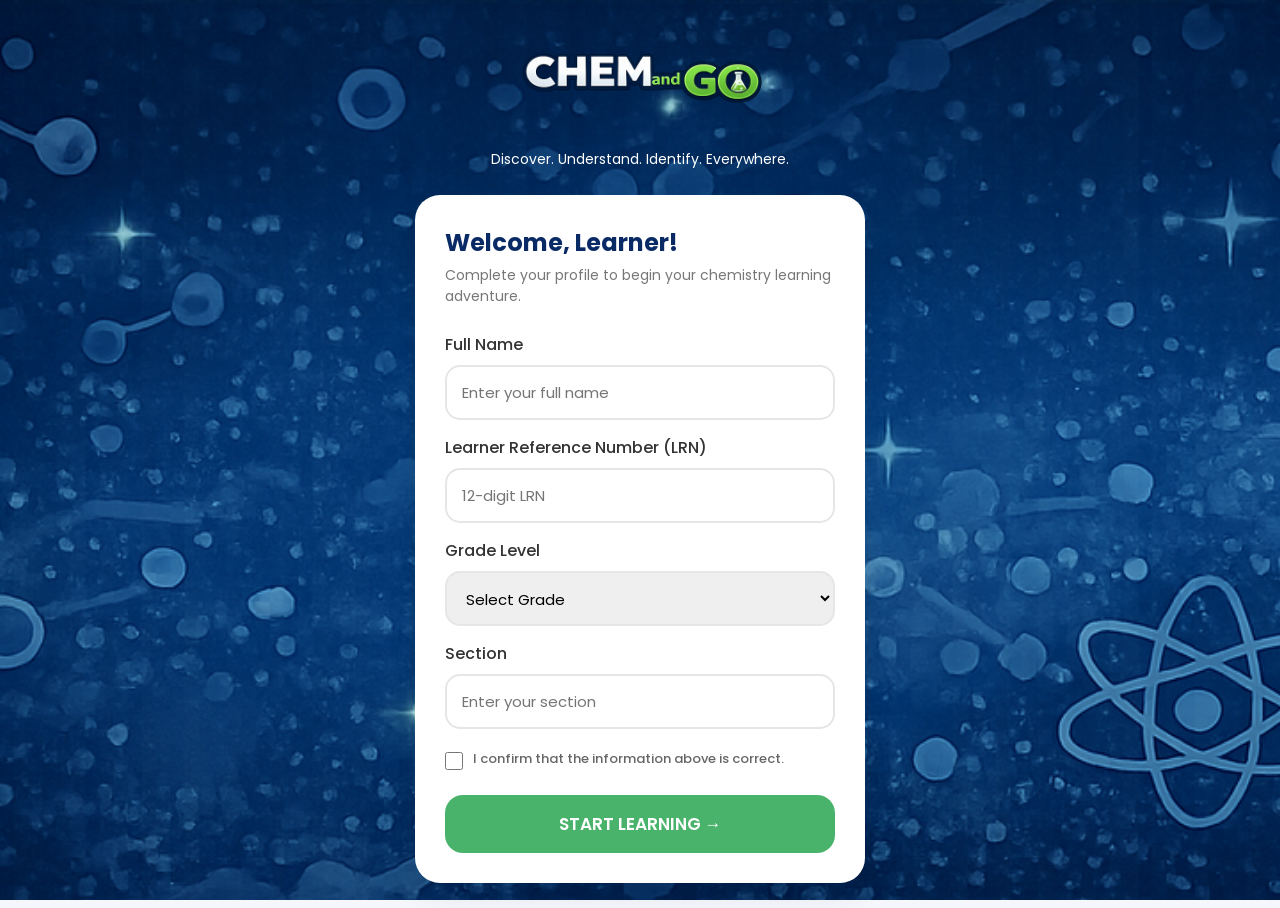
<file: index.html>
<!DOCTYPE html>
<html lang="en">
<head>
    <meta charset="UTF-8">
    <meta name="viewport" content="width=device-width, initial-scale=1.0">
    <title>CHEM & GO</title>

    <link rel="stylesheet" href="css/login.css">

    <link rel="stylesheet" href="css/fonts.css">

    <style>
        body {
            background-image: url('missions/chemistry-bg.png');
            background-size: cover;
            background-position: center;
            background-attachment: fixed;
            background-color: #f5f7fc; /* Fallback color */
        }
        .logo {
            width: 80%; /* Use a percentage for responsiveness */
            max-width: 380px; /* Set a maximum size for larger screens */
            height: auto; /* Maintain aspect ratio */
            display: block; /* Allow for margin auto to work for centering */
            margin: 0 auto; /* Center the logo within its container */
        }
        .header p {
            color: white;
            text-align: center;
            margin-top: 10px;
        }
    </style>
    <link rel="icon" type="image/x-icon" href="favicon.ico">
</head>
<body>

<div class="container">

    <div class="header">

        <img src="assets/logo.png" class="logo">

        <p>Discover. Understand. Identify. Everywhere.</p>

    </div>

    <div class="card">

        <h2>Welcome, Learner!</h2>

        <p class="subtitle">
            Complete your profile to begin your chemistry learning adventure.
        </p>

        <form id="registerForm">

            <label>Full Name</label>

            <input
                type="text"
                id="name"
                placeholder="Enter your full name"
                required>

            <label>Learner Reference Number (LRN)</label>

            <input
                type="text"
                id="lrn"
                maxlength="12"
                placeholder="12-digit LRN"
                required>

            <label>Grade Level</label>

            <select id="grade">

                <option value="">Select Grade</option>

                <option>Grade 11</option>

                <option>Grade 12</option>

            </select>

            <label>Section</label>

            <input
                type="text"
                id="section"
                placeholder="Enter your section"
                required>

            <div class="checkbox">

                <input type="checkbox" id="agree">

                <label for="agree">
                    I confirm that the information above is correct.
                </label>

            </div>

            <button type="submit">

                START LEARNING →

            </button>

        </form>

    </div>

</div>

<script src="js/login.js"></script>

</body>
</html>
</file>
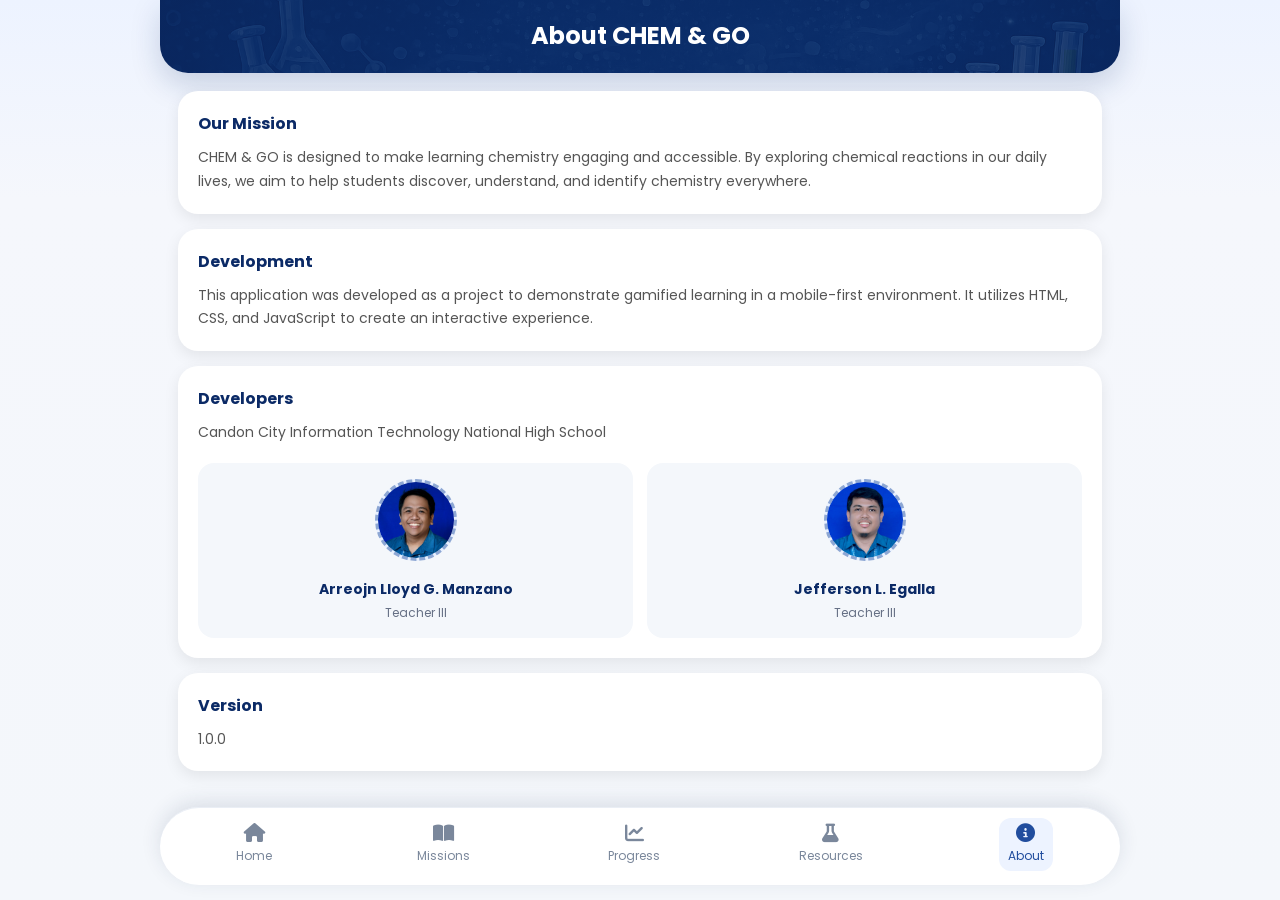
<file: about.html>
<!DOCTYPE html>
<html lang="en">

<head>
    <meta charset="UTF-8">
    <meta name="viewport" content="width=device-width, initial-scale=1.0">
    <title>About | CHEM & GO</title>
    <link rel="stylesheet" href="css/home.css">
    <link rel="stylesheet" href="css/fonts.css">
    <link rel="stylesheet" href="css/fontawesome.min.css">
    <style>
        .about-header {
            background:
                linear-gradient(rgba(11, 42, 102, .86), rgba(11, 42, 102, .86)),
                url("missions/chemistry-bg.png") center / cover;
        }
        .about-card {
            background: white;
            border-radius: 20px;
            padding: 20px;
            margin-bottom: 15px;
            box-shadow: 0 5px 15px rgba(0,0,0,.08);
        }
        .about-card h4 {
            margin-bottom: 10px;
            color: #0B2A66;
        }
        .about-card p {
            font-size: 14px;
            line-height: 1.7;
            color: #555;
        }
        .developers-card > p {
            margin-bottom: 18px;
        }
        .developer-list {
            display: grid;
            grid-template-columns: repeat(2, minmax(0, 1fr));
            gap: 14px;
        }
        .developer-profile {
            padding: 16px 10px;
            border-radius: 16px;
            background: #f4f7fb;
            text-align: center;
        }
        .developer-photo-placeholder {
            width: 82px;
            height: 82px;
            margin: 0 auto 12px;
            border: 3px dashed #8da7d4;
            border-radius: 50%;
            background: #e8f0ff;
            object-fit: cover;
        }
        .developer-profile h5 {
            margin-bottom: 4px;
            color: #0B2A66;
            font-size: 14px;
            line-height: 1.4;
        }
        .developer-profile p {
            color: #667085;
            font-size: 12px;
            line-height: 1.5;
        }
        @media (max-width: 340px) {
            .developer-list {
                grid-template-columns: 1fr;
            }
        }
    </style>
    <link rel="icon" type="image/x-icon" href="favicon.ico">
</head>

<body>

    <header class="header about-header" style="padding-bottom: 20px; text-align: center;">
        <h1 style="color: white; font-size: 24px;">About CHEM & GO</h1>
    </header>

    <main class="section" style="padding-bottom: 80px;">
        <div class="about-card">
            <h4>Our Mission</h4>
            <p>CHEM & GO is designed to make learning chemistry engaging and accessible. By exploring chemical reactions in our daily lives, we aim to help students discover, understand, and identify chemistry everywhere.</p>
        </div>
        <div class="about-card">
            <h4>Development</h4>
            <p>This application was developed as a project to demonstrate gamified learning in a mobile-first environment. It utilizes HTML, CSS, and JavaScript to create an interactive experience.</p>
        </div>
        <div class="about-card developers-card">
            <h4>Developers</h4>
            <p>Candon City Information Technology National High School</p>
            <div class="developer-list">
                <article class="developer-profile">
                    <!-- Replace this src URL with Arreojn Lloyd G. Manzano's photo link. -->
                    <img class="developer-photo-placeholder" src="assets/manzano.jpg" alt="Photo of Arreojn Lloyd G. Manzano">
                    <h5>Arreojn Lloyd G. Manzano</h5>
                    <p>Teacher III</p>
                </article>
                <article class="developer-profile">
                    <!-- Replace this src URL with Jefferson L. Egalla's photo link. -->
                    <img class="developer-photo-placeholder" src="assets/egalla.jpg" alt="Photo of Jefferson L. Egalla">
                    <h5>Jefferson L. Egalla</h5>
                    <p>Teacher III</p>
                </article>
            </div>
        </div>
        <div class="about-card">
            <h4>Version</h4>
            <p>1.0.0</p>
        </div>
    </main>

    <!-- ================= BOTTOM NAVIGATION ================= -->

    <nav class="bottom-nav">

        <div class="nav-item" data-page="home">
            <i class="fa-solid fa-house"></i>
            Home
        </div>

        <div class="nav-item" data-page="missions">
            <i class="fa-solid fa-book-open"></i>
            Missions
        </div>

        <div class="nav-item" data-page="progress">
            <i class="fa-solid fa-chart-line"></i>
            Progress
        </div>

        <div class="nav-item" data-page="resources">
            <i class="fa-solid fa-flask"></i>
            Resources
        </div>

        <div class="nav-item active" data-page="about">
            <i class="fa-solid fa-circle-info"></i>
            About
        </div>

    </nav>

    <script src="js/navigation.js"></script>

</body>

</html>
</file>
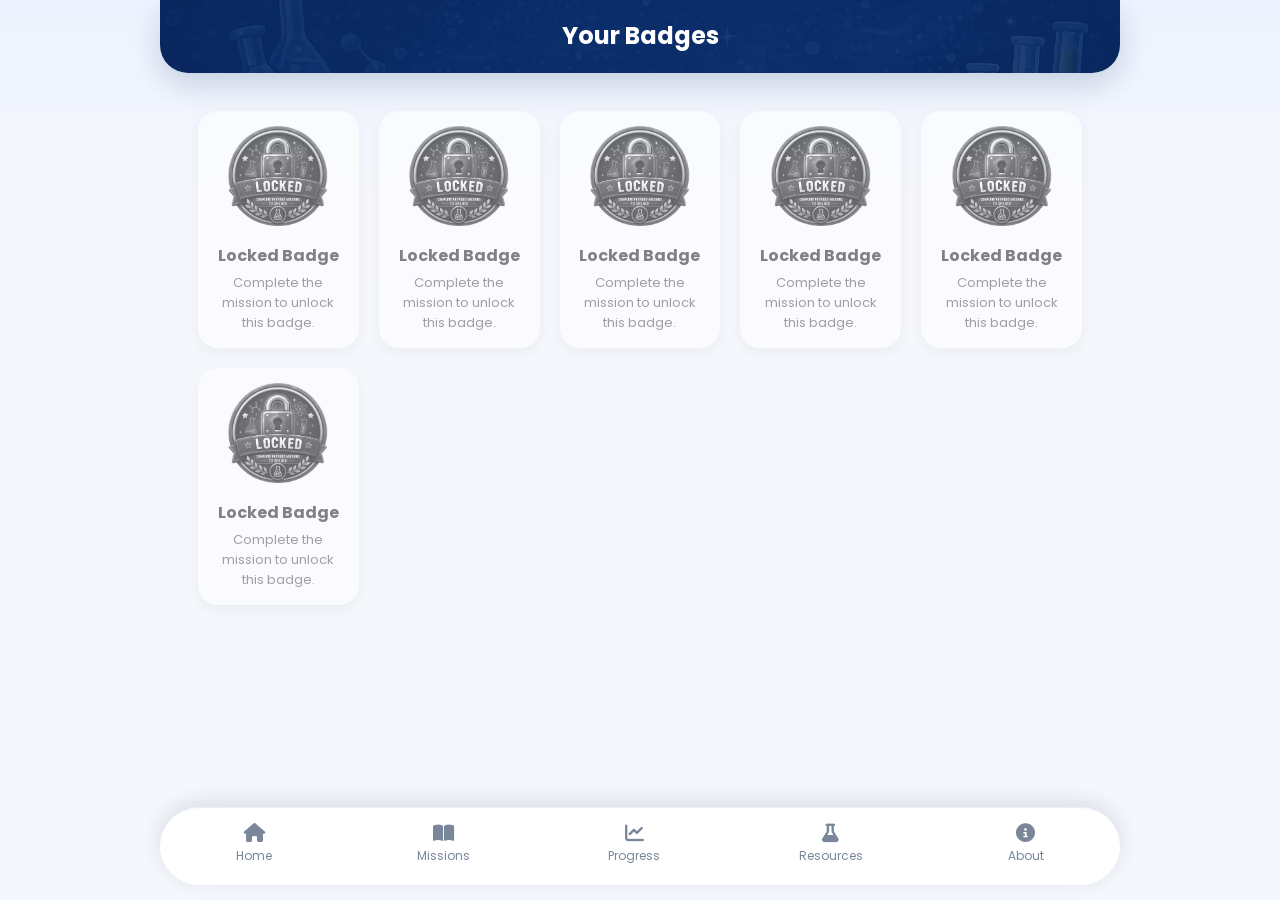
<file: badges.html>
<!DOCTYPE html>
<html lang="en">

<head>
    <meta charset="UTF-8">
    <meta name="viewport" content="width=device-width, initial-scale=1.0">
    <title>Badges | CHEM & GO</title>
    <link rel="stylesheet" href="css/home.css">
    <link rel="stylesheet" href="css/badges.css">
    <link rel="stylesheet" href="css/fonts.css">
    <link rel="stylesheet" href="css/fontawesome.min.css">
    <link rel="icon" type="image/x-icon" href="favicon.ico">
</head>

<body>

    <header class="header badges-header" style="padding-bottom: 20px; text-align: center;">
        <h1 style="color: white; font-size: 24px; ">Your Badges</h1>
    </header>

    <main class="section" style="padding-bottom: 80px;">
        <div class="badge-grid" id="badgeGrid">
            <!-- Badges will be loaded here by JavaScript -->
        </div>
    </main>

    <!-- ================= BOTTOM NAVIGATION ================= -->

    <nav class="bottom-nav">

        <div class="nav-item" data-page="home">
            <i class="fa-solid fa-house"></i>
            Home
        </div>

        <div class="nav-item" data-page="missions">
            <i class="fa-solid fa-book-open"></i>
            Missions
        </div>

        <div class="nav-item" data-page="progress">
            <i class="fa-solid fa-chart-line"></i>
            Progress
        </div>

        <div class="nav-item" data-page="resources">
            <i class="fa-solid fa-flask"></i>
            Resources
        </div>

        <div class="nav-item" data-page="about">
            <i class="fa-solid fa-circle-info"></i>
            About
        </div>

    </nav>

    <script src="js/badges.js"></script>
    <script src="js/navigation.js"></script>

</body>

</html>
</file>
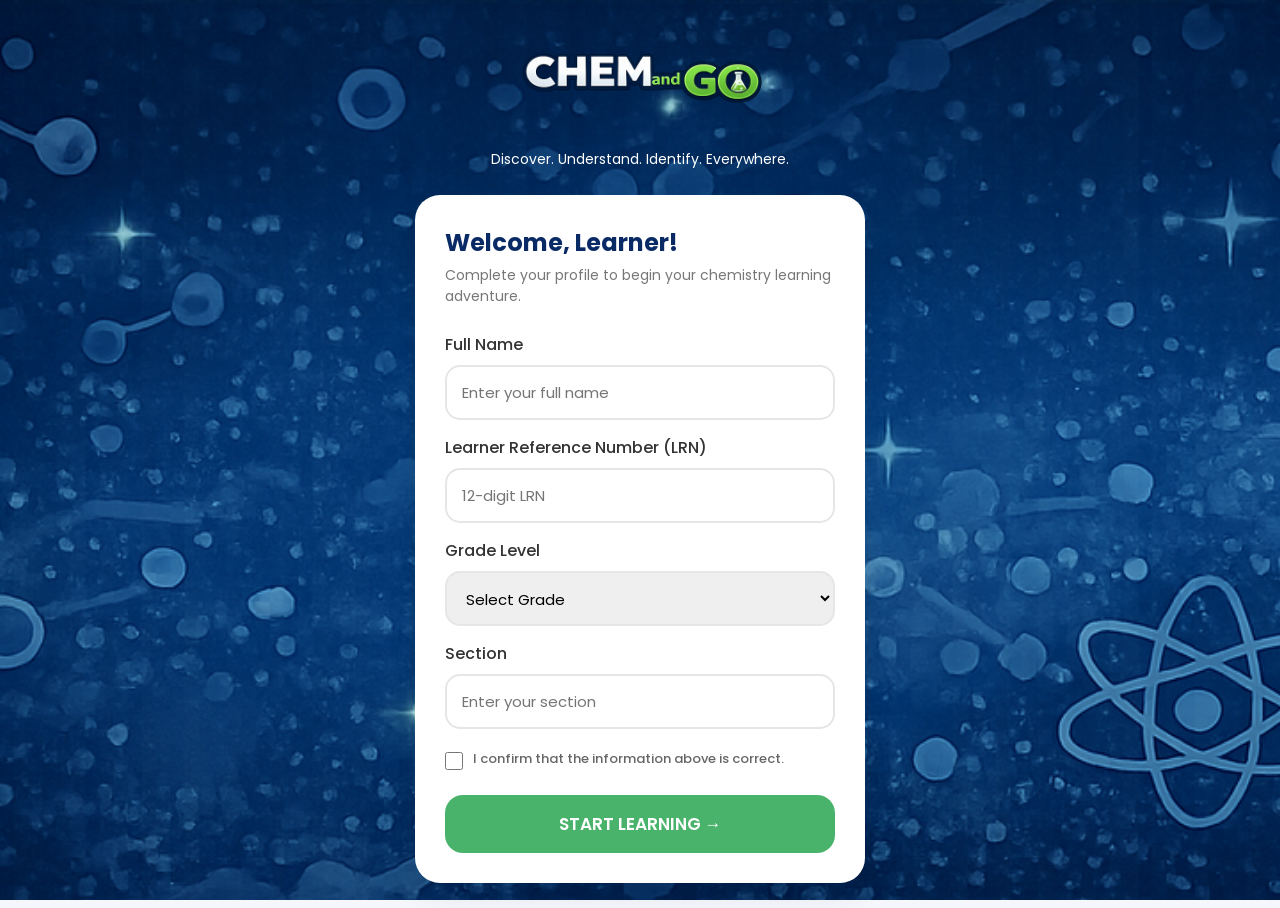
<file: home.html>
<!DOCTYPE html>
<html lang="en">

<head>

    <meta charset="UTF-8">

    <meta name="viewport" content="width=device-width, initial-scale=1.0">

    <title>CHEM & GO</title>

    <link rel="stylesheet" href="css/home.css">

    <link rel="stylesheet" href="css/fonts.css">
    <link rel="stylesheet" href="css/fontawesome.min.css">

    <link rel="icon" type="image/x-icon" href="favicon.ico">
</head>

<body>

    <!-- ================= HEADER ================= -->

   <!-- ================= HEADER ================= -->

<header class="header">

    <!-- Top Navigation -->
    <div class="top-bar">

        <div class="profile">

            <img src="assets/avatars/avatar.png" alt="Avatar" id="profileAvatar">

            <div>

                <h2 id="studentName">Hello, Learner! 👋</h2>

                <p id="studentInfo">Grade 11 • General Science</p>

            </div>

        </div>

        <div class="actions">

            <div class="icon-box" onclick="window.location.href='badges.html'">

                <i class="fa-solid fa-trophy"></i>

                <span>Badges</span>

            </div>

            <div class="icon-box" onclick="openSettings()">

                <i class="fa-solid fa-gear"></i>

                <span>Settings</span>

            </div>

        </div>

    </div>

    <!-- Hero Banner -->

    <div class="hero-card">

        <div class="hero-left">

            <img src="missions/logo.png"
                 class="hero-logo"
                 alt="CHEM & GO">

            <h3>

                Discover.
                Understand.
                <span>Identify. Everywhere!</span>

            </h3>

            <p>

                Identify the type of chemical reactions
                that occur in our daily activities.

            </p>

        </div>

        <div class="hero-right">

            <img src="missions/scientist.png"
                 alt="Scientist">

        </div>

    </div>

</header>

    <!-- ================= CONTENT ================= -->

    <main class="section" style="padding-bottom: 80px;">

        <!-- Progress -->

        <div class="progress-wrapper">

            <div class="progress-card">

                <div class="progress-header">

                    <h3>Your Progress</h3>

                    <span class="xp-pill"><i class="fa-solid fa-star"></i> <span id="xpValue">0 XP</span></span>

                </div>

                <div class="progress-bar">

                    <div class="progress" id="progressBar"></div>

                </div>

                <div class="stats">

                    <div>

                        <small>Missions</small><br>

                        <strong id="missionCount">2 / 6</strong>

                    </div>

                    <div>

                        <small>Complete</small><br>

                        <strong id="progressPercent">33%</strong>

                    </div>

                </div>

            </div>

            <div class="continue-card">

                <h4>

                    <i class="fa-solid fa-circle-play"></i>

                    Continue Learning

                </h4>

                <p id="continueMission">

                    Mission 3: Chemistry at Home

                </p>

                <button class="continue-btn"
                    onclick="continueLearning()">

                    Continue

                </button>

            </div>

        </div>

        <div class="quick-stats">

            <div class="stat-chip">

                <i class="fa-solid fa-medal"></i>

                <div>

                    <span class="label">Badges</span>

                    <strong id="badgeCount">0</strong>

                </div>

            </div>

            <div class="stat-chip">

                <i class="fa-solid fa-fire-flame-curved"></i>

                <div>

                    <span class="label">Streak</span>

                    <strong id="streakCount">3 days</strong>

                </div>

            </div>

        </div>

        <!-- Missions -->

        <h2 class="title">

            🎯 Your Missions

        </h2>

        <div class="mission-grid">

    <!-- Mission 1 -->
    <div class="mission-card" data-mission="1">
        <div class="mission-number">1</div>
        <img src="missions/m1.png" alt="Mission 1">
        <h4>Spot the Change</h4>
        <p>Differentiate physical and chemical changes.</p>
        <div class="status"></div>
    </div>

    <!-- Mission 2 -->
    <div class="mission-card" data-mission="2">
        <div class="mission-number">2</div>
        <img src="missions/m2.png" alt="Mission 2">
        <h4>Meet the Reactions</h4>
        <p>Learn the five common chemical reactions.</p>
        <div class="status"></div>
    </div>

    <!-- Mission 3 -->
    <div class="mission-card" data-mission="3">
        <div class="mission-number">3</div>
        <img src="missions/m3.png" alt="Mission 3">
        <h4>Chemistry at Home</h4>
        <p>Discover chemistry in everyday life.</p>
        <div class="status"></div>
    </div>

    <!-- Mission 4 -->
    <div class="mission-card" data-mission="4">
        <div class="mission-number">4</div>
        <img src="missions/m4.png" alt="Mission 4">
        <h4>Reaction Detective</h4>
        <p>Investigate reactions through activities.</p>
        <div class="status"></div>
    </div>

    <!-- Mission 5 -->
    <div class="mission-card" data-mission="5">
        <div class="mission-number">5</div>
        <img src="missions/m5.png" alt="Mission 5">
        <h4>Challenge Mode</h4>
        <p>Complete quizzes and games.</p>
        <div class="status"></div>
    </div>

    <!-- Mission 6 -->
    <div class="mission-card" data-mission="6">
        <div class="mission-number">6</div>
        <img src="missions/m6.png" alt="Mission 6">
        <h4>Chem Explorer</h4>
        <p>Become the ultimate Chemistry Explorer.</p>
        <div class="status"></div>
    </div>

</div>

    </main>

    <!-- ================= BOTTOM NAVIGATION ================= -->

    <nav class="bottom-nav">

        <div class="nav-item active" data-page="home">

            <i class="fa-solid fa-house"></i>

            Home

        </div>

        <div class="nav-item" data-page="missions">

            <i class="fa-solid fa-book-open"></i>

            Missions

        </div>

        <div class="nav-item" data-page="progress">

            <i class="fa-solid fa-chart-line"></i>

            Progress

        </div>

        <div class="nav-item" data-page="resources">

            <i class="fa-solid fa-flask"></i>

            Resources

        </div>

        <div class="nav-item" data-page="about">

            <i class="fa-solid fa-circle-info"></i>

            About

        </div>

    </nav>

    <script src="js/home.js"></script>
    <script src="js/navigation.js"></script>

</body>

</html>
</file>
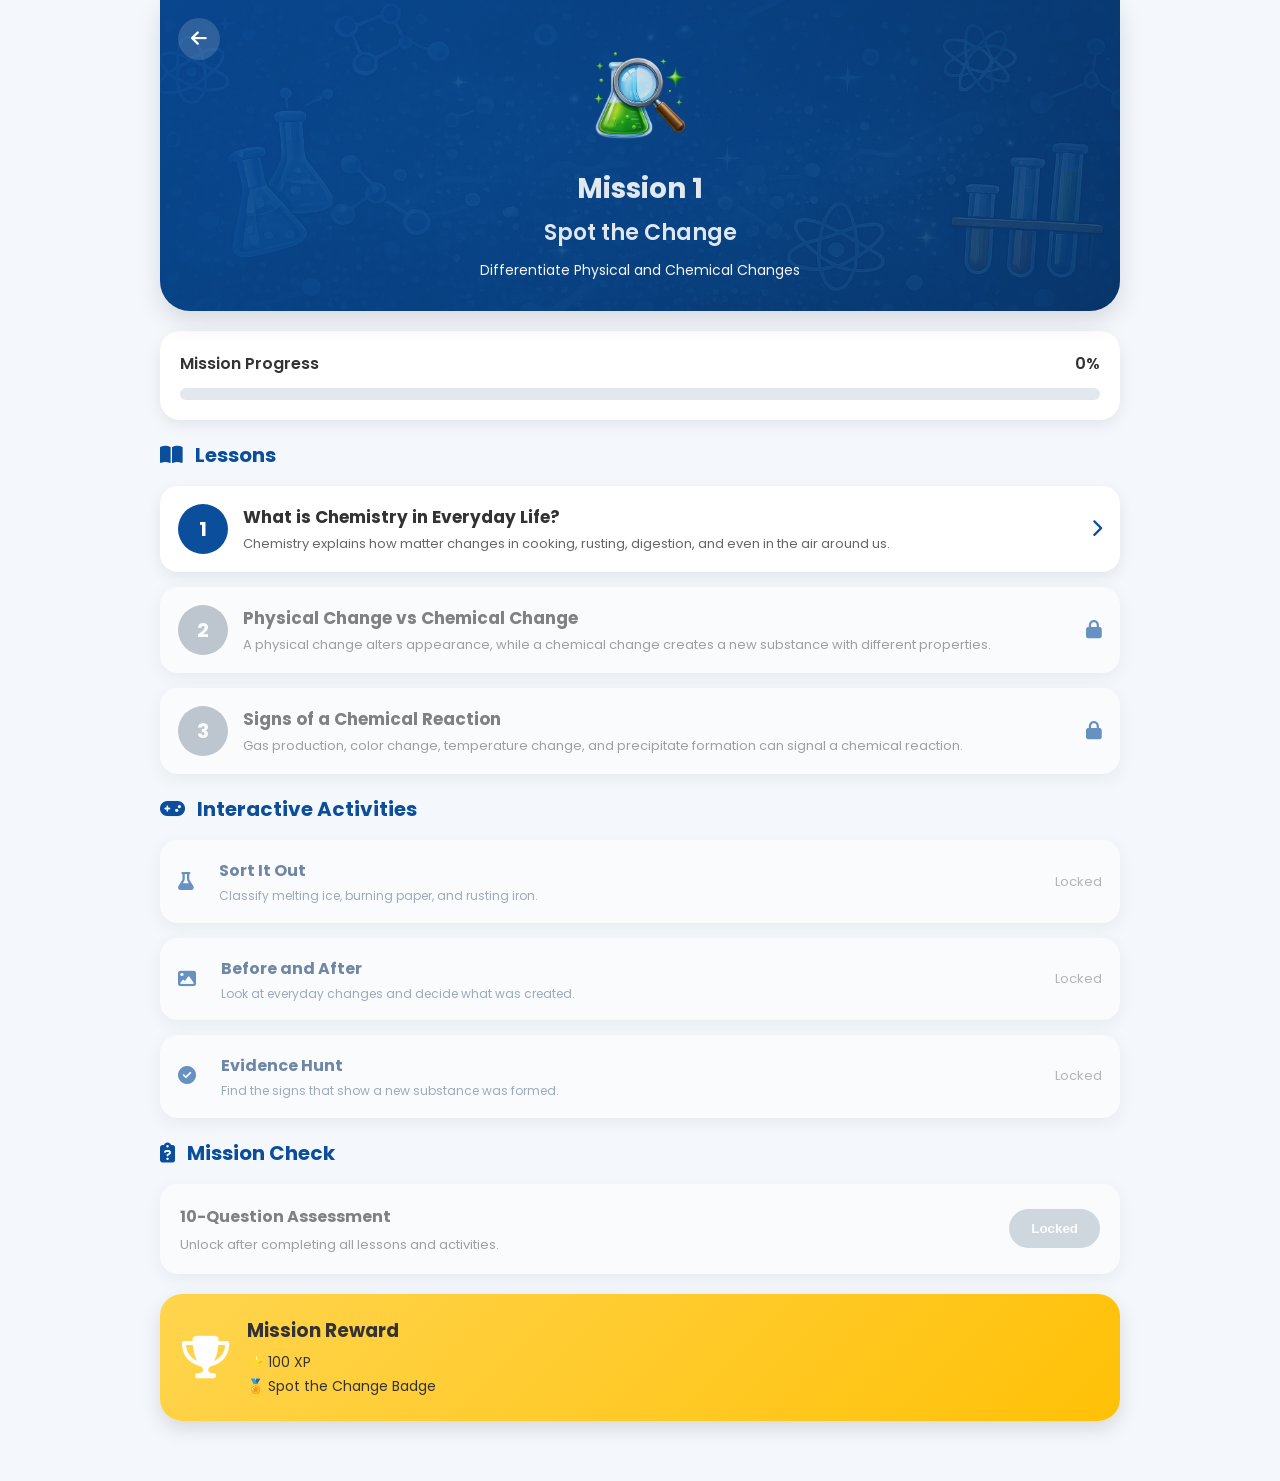
<file: mission1.html>
<!DOCTYPE html>
<html lang="en">

<head>

    <meta charset="UTF-8">

    <meta name="viewport"
          content="width=device-width, initial-scale=1.0">

    <title>Mission 1 | Spot the Change</title>

    <link rel="stylesheet"
          href="css/mission.css?v=20260819-1">

    <link rel="stylesheet" href="css/fonts.css?v=20260819-1">
    <link rel="stylesheet" href="css/fontawesome.min.css?v=20260819-1">

    <link rel="icon" type="image/x-icon" href="favicon.ico">
</head>

<body>

    <!--================ HEADER ================-->

    <header class="hero">

        <button class="back-btn">

            <i class="fa-solid fa-arrow-left"></i>

        </button>

        <img src="missions/m1.png"
             class="mission-icon"
             alt="Mission 1">

        <h1>Mission 1</h1>

        <h2>Spot the Change</h2>

        <p>

            Differentiate Physical and Chemical Changes

        </p>

    </header>

    <!--================ PROGRESS ================-->

    <section class="progress-card">

        <div class="progress-header">

            <span>Mission Progress</span>

            <span id="progressPercent">

                0%

            </span>

        </div>

        <div class="progress-bar">

            <div class="progress-fill"
                 id="progressFill">

            </div>

        </div>

    </section>

    <!--================ LESSONS ================-->

    <section class="content">

        <h3>

            <i class="fa-solid fa-book-open"></i>

            Lessons

        </h3>

        <!-- Lesson 1 -->

        <div class="lesson-card unlocked" data-lesson="1">

            <div class="lesson-main">
                <div class="lesson-number">

                    1

                </div>

                <div class="lesson-info">

                    <h4>

                        What is Chemistry in Everyday Life?

                    </h4>

                    <p>

                        Chemistry explains how matter changes in cooking, rusting, digestion, and even in the air around us.

                    </p>

                </div>

                <i class="fa-solid fa-chevron-right"></i>
            </div>

            <div class="lesson-details" hidden>
                <p>Chemistry is the study of matter and the changes it undergoes. It explains what happens when food cooks, when metals rust, and when cells break down nutrients in your body. Everyday processes such as baking bread, boiling water, and breathing all involve chemical changes.</p>
                <button class="complete-btn" data-type="lesson" data-index="0">Mark as complete</button>
            </div>

        </div>

        <!-- Lesson 2 -->

        <div class="lesson-card locked" data-lesson="2">

            <div class="lesson-main">
                <div class="lesson-number">

                    2

                </div>

                <div class="lesson-info">

                    <h4>

                        Physical Change vs Chemical Change

                    </h4>

                    <p>

                        A physical change alters appearance, while a chemical change creates a new substance with different properties.

                    </p>

                </div>

                <i class="fa-solid fa-lock"></i>
            </div>

            <div class="lesson-details" hidden>
                <p>A physical change changes the form or appearance of a substance without creating a new one. Examples include melting ice, crushing a can, and dissolving sugar in water. A chemical change forms a new substance with different properties, such as rusting iron, burning paper, or baking a cake.</p>
                <button class="complete-btn" data-type="lesson" data-index="1">Mark as complete</button>
            </div>

        </div>

        <!-- Lesson 3 -->

        <div class="lesson-card locked" data-lesson="3">

            <div class="lesson-main">
                <div class="lesson-number">

                    3

                </div>

                <div class="lesson-info">

                    <h4>

                        Signs of a Chemical Reaction

                    </h4>

                    <p>

                        Gas production, color change, temperature change, and precipitate formation can signal a chemical reaction.

                    </p>

                </div>

                <i class="fa-solid fa-lock"></i>
            </div>

            <div class="lesson-details" hidden>
                <p>Scientists look for clues such as bubbles, a color change, heat or cold, sound, or a solid appearing in a liquid. These signs suggest that a chemical reaction is taking place and new substances are being formed. Rusting, digestion, and combustion are all examples of such reactions.</p>
                <button class="complete-btn" data-type="lesson" data-index="2">Mark as complete</button>
            </div>

        </div>

    </section>

    <!--================ ACTIVITIES ================-->

    <section class="content">

        <h3>

            <i class="fa-solid fa-gamepad"></i>

            Interactive Activities

        </h3>
        
        <div class="activity-card locked" data-activity="1">

            <div class="activity-main">
                <i class="fa-solid fa-flask"></i>

                <div>
                    <strong>Sort It Out</strong>
                    <small>Classify melting ice, burning paper, and rusting iron.</small>
                </div>

                <span>

                    Locked

                </span>
            </div>

            <div class="activity-details" hidden>
                <p>Look at each event and decide whether it is a physical or chemical change. Use the clues: if a new substance forms, it is a chemical change. If only the appearance changes, it is a physical change.</p>

                <div class="drag-sort-game" id="drag-sort-activity-1"></div>

                <button class="complete-btn" data-type="activity" data-index="0">Mark as complete</button>
            </div>

        </div>

        <div class="activity-card locked" data-activity="2">

            <div class="activity-main">
                <i class="fa-solid fa-image"></i>

                <div>
                    <strong>Before and After</strong>
                    <small>Look at everyday changes and decide what was created.</small>
                </div>

                <span>

                    Locked

                </span>
            </div>

            <div class="activity-details" hidden>
                <p>Compare the before and after state of objects such as ice turning to water, milk turning sour, or flour being mixed into dough. Decide whether the process changed only appearance or created something chemically different.</p>

                <div class="before-after-game" id="before-after-activity-1"></div>
            </div>

        </div>

        <div class="activity-card locked" data-activity="3">

            <div class="activity-main">
                <i class="fa-solid fa-check-circle"></i>

                <div>
                    <strong>Evidence Hunt</strong>
                    <small>Find the signs that show a new substance was formed.</small>
                </div>

                <span>

                    Locked

                </span>
            </div>

            <div class="activity-details" hidden>
                <p>Search for clues such as bubbles, temperature changes, or color shifts. If the reaction gives off gas or creates a solid, you are likely seeing evidence of a chemical change.</p>

                <div class="evidence-hunt-game" id="evidence-hunt-activity-1"></div>
            </div>

        </div>

    </section>

    <!--================ QUIZ ================-->

    <section class="content">

        <h3>

            <i class="fa-solid fa-clipboard-question"></i>

            Mission Check

        </h3>
        
        <div class="quiz-card" id="quizCard">

            <div>

                <h4>

                    10-Question Assessment

                </h4>

                <p>

                    Unlock after completing
                    all lessons and activities.

                </p>

            </div>

            <button disabled id="quizButton">

                Locked

            </button>

        </div>

    </section>

    <!--================ QUIZ CONTAINER ================-->
    <section class="content"
             id="quizContainer"
             style="display: none;">
        <div class="quiz-box">
            <div id="quiz-header">
                <h3>Mission 1 Quiz</h3>
                <p>Question <span id="question-number">1</span> of <span id="total-questions">10</span></p>
            </div>

            <div id="question-container">
                <p id="question-text">Question text will load here.</p>
            </div>

            <div id="options-container">
                <!-- Options will be generated by JS -->
            </div>

            <button id="next-question-btn">Next</button>

            <div id="quiz-result"
                 style="display: none;">
                <h4>Quiz Complete!</h4>
                <p>Your Score: <span id="score">10</span>/<span id="total-questions-result">10</span></p>
                <p id="result-message">Excellent work! You've mastered the difference between physical and chemical changes.</p>
                <div class="xp-reward">
                    +100 XP
                </div>
                <button id="finish-mission-btn">Finish Mission</button>
            </div>
        </div>
    </section>

    <!--================ REWARDS ================-->

    <section class="reward-card">

        <i class="fa-solid fa-trophy"></i>

        <div>

            <h3>

                Mission Reward

            </h3>

            <p>

                ⭐ 100 XP

                <br>

                🏅 Spot the Change Badge

            </p>

        </div>

    </section>

    <script src="js/mission1.js?v=20260819-1"></script>

</body>

</html>
</file>
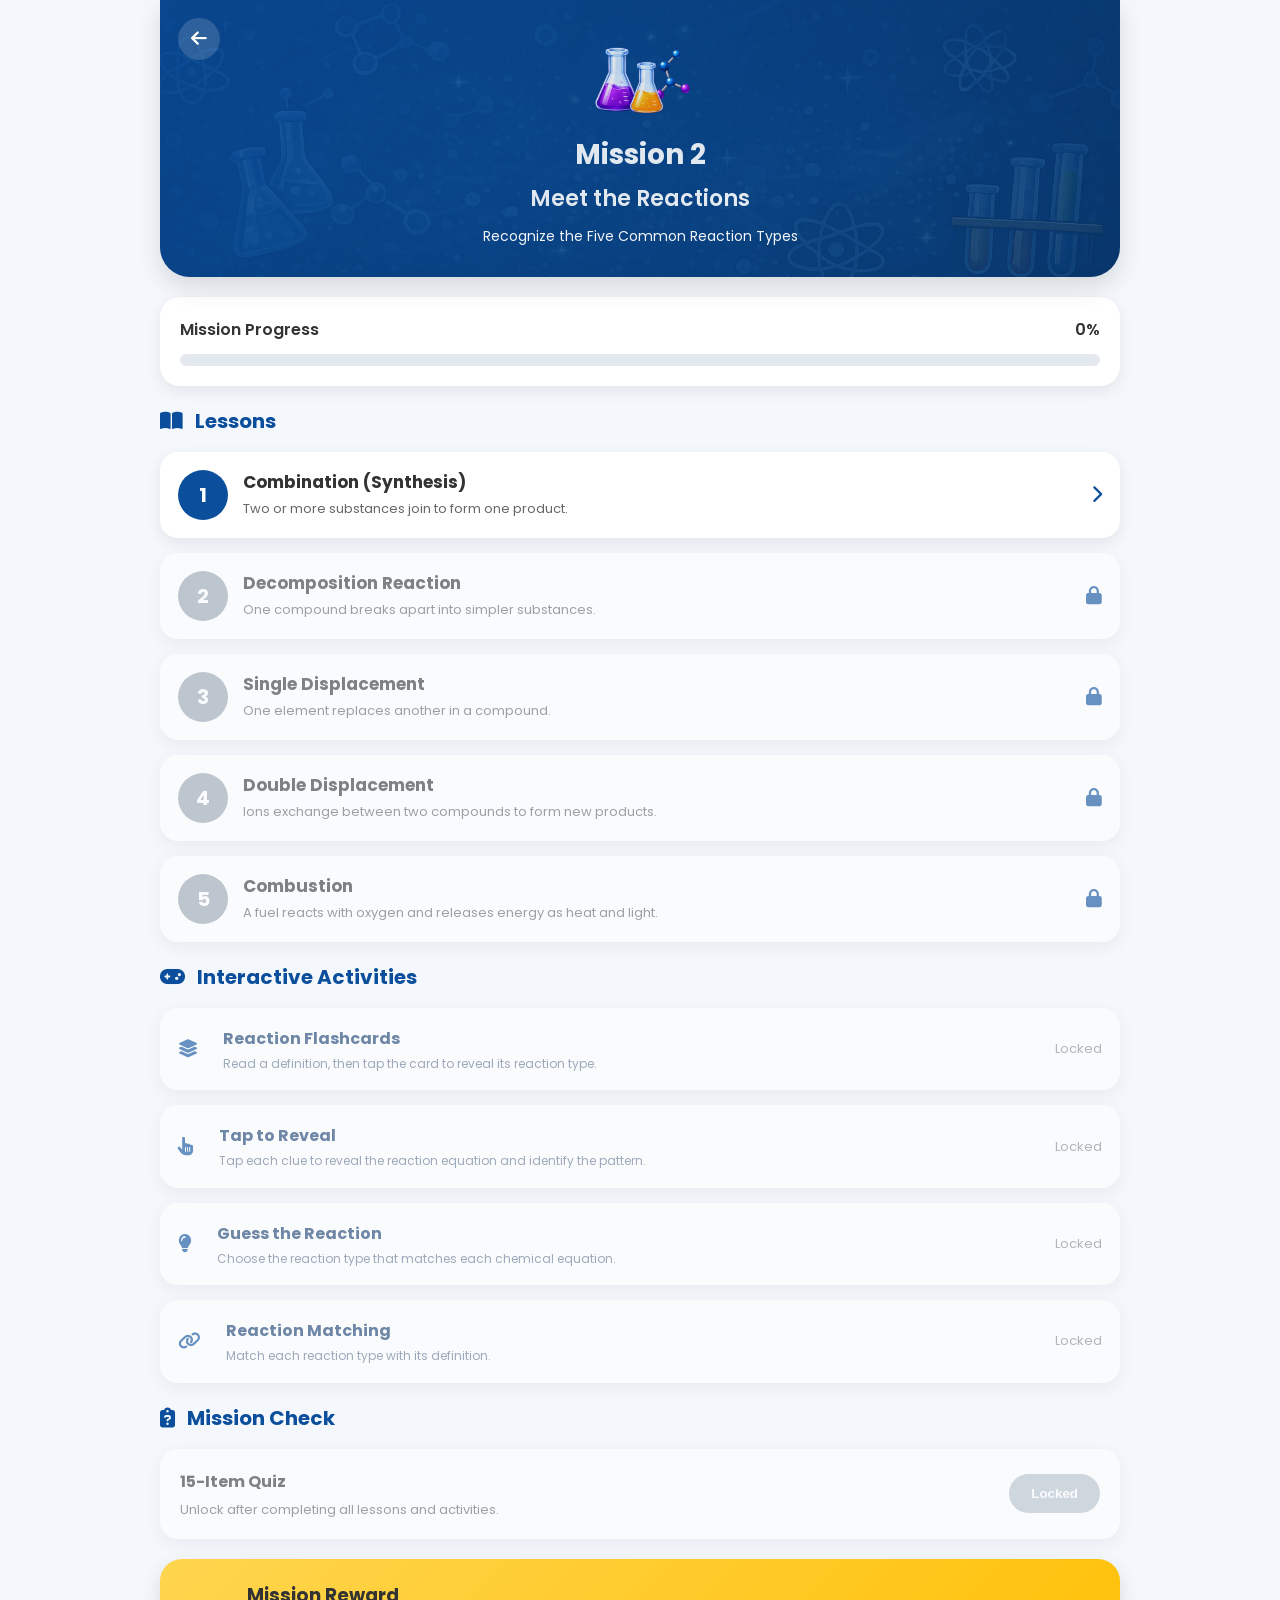
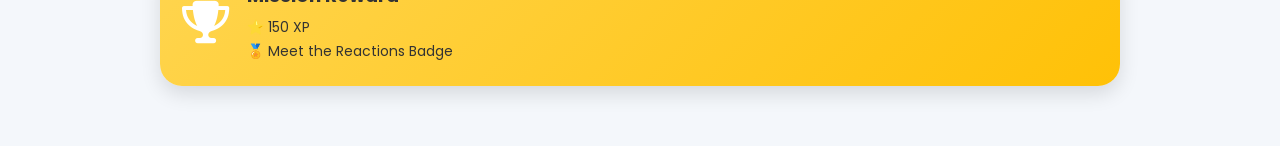
<file: mission2.html>
<!DOCTYPE html>
<html lang="en">

<head>

    <meta charset="UTF-8">

    <meta name="viewport"
          content="width=device-width, initial-scale=1.0">

    <title>Mission 2 | Meet the Reactions</title>

    <link rel="stylesheet"
          href="css/mission.css">

    <link rel="stylesheet" href="css/fonts.css">
    <link rel="stylesheet" href="css/fontawesome.min.css">

    <link rel="icon" type="image/x-icon" href="favicon.ico">
</head>

<body>

    <!--================ HEADER ================-->

    <header class="hero">

        <button class="back-btn"><i class="fa-solid fa-arrow-left"></i></button>

        <img src="missions/m2.png"
             class="mission-icon"
             alt="Mission 2">

        <h1>Mission 2</h1>

        <h2>Meet the Reactions</h2>

        <p>

            Recognize the Five Common Reaction Types

        </p>

    </header>

    <!--================ PROGRESS ================-->

    <section class="progress-card">

        <div class="progress-header">

            <span>Mission Progress</span>

            <span id="progressPercent">

                0%

            </span>

        </div>

        <div class="progress-bar">

            <div class="progress-fill"
                 id="progressFill">

            </div>

        </div>

    </section>

    <!--================ LESSONS ================-->

    <section class="content">

        <h3>

            <i class="fa-solid fa-book-open"></i>

            Lessons

        </h3>

        <!-- Lesson 1 -->

        <div class="lesson-card unlocked" data-lesson="1">

            <div class="lesson-main">
                <div class="lesson-number">

                    1

                </div>

                <div class="lesson-info">

                    <h4>

                        Combination (Synthesis)

                    </h4>

                    <p>

                        Two or more substances join to form one product.

                    </p>

                </div>

                <i class="fa-solid fa-chevron-right"></i>
            </div>

            <div class="lesson-details" hidden>
                <img class="lesson-image"
                     src="assets/mission2/combination.png"
                     alt="Diagram showing a combination reaction">
                <ul class="lesson-bullets">
                    <li><span class="lesson-highlight">Definition:</span> A combination reaction joins two or more reactants into one product.</li>
                    <li><span class="lesson-highlight">Pattern:</span> A + B → AB</li>
                    <li><span class="lesson-highlight">Example:</span> Hydrogen + oxygen forms water.</li>
                    <li><span class="lesson-highlight">Everyday use:</span> It helps create compounds like salts, rust, and many materials we use daily.</li>
                </ul>
                <button class="complete-btn" data-type="lesson" data-index="0">Mark as complete</button>
            </div>

        </div>

        <!-- Lesson 2 -->

        <div class="lesson-card locked" data-lesson="2">

            <div class="lesson-main">
                <div class="lesson-number">

                    2

                </div>

                <div class="lesson-info">

                    <h4>

                        Decomposition Reaction

                    </h4>

                    <p>

                        One compound breaks apart into simpler substances.

                    </p>

                </div>

                <i class="fa-solid fa-lock"></i>
            </div>

            <div class="lesson-details" hidden>
                <img class="lesson-image"
                     src="assets/mission2/decomposition.png"
                     alt="Diagram showing a decomposition reaction">
                <ul class="lesson-bullets">
                    <li><span class="lesson-highlight">Definition:</span> One compound breaks into simpler substances.</li>
                    <li><span class="lesson-highlight">Pattern:</span> AB → A + B</li>
                    <li><span class="lesson-highlight">How it happens:</span> Heat, electricity, or chemical change can trigger it.</li>
                    <li><span class="lesson-highlight">Example:</span> Water can split into hydrogen and oxygen gases.</li>
                </ul>
                <button class="complete-btn" data-type="lesson" data-index="1">Mark as complete</button>
            </div>

        </div>

        <!-- Lesson 3 -->

        <div class="lesson-card locked" data-lesson="3">

            <div class="lesson-main">
                <div class="lesson-number">

                    3

                </div>

                <div class="lesson-info">

                    <h4>

                        Single Displacement

                    </h4>

                    <p>

                        One element replaces another in a compound.

                    </p>

                </div>

                <i class="fa-solid fa-lock"></i>
            </div>

            <div class="lesson-details" hidden>
                <img class="lesson-image"
                     src="assets/mission2/singledisplacement.png"
                     alt="Diagram showing a single displacement reaction">
                <ul class="lesson-bullets">
                    <li><span class="lesson-highlight">Definition:</span> One element replaces another in a compound.</li>
                    <li><span class="lesson-highlight">Pattern:</span> A + BC → AC + B</li>
                    <li><span class="lesson-highlight">Example:</span> Zinc can replace copper in copper sulfate solution.</li>
                    <li><span class="lesson-highlight">Where it appears:</span> Metals, batteries, and industrial reactions often use this pattern.</li>
                </ul>
                <button class="complete-btn" data-type="lesson" data-index="2">Mark as complete</button>
            </div>

        </div>

        <!-- Lesson 4 -->

        <div class="lesson-card locked" data-lesson="4">

            <div class="lesson-main">
                <div class="lesson-number">

                    4

                </div>

                <div class="lesson-info">

                    <h4>

                        Double Displacement

                    </h4>

                    <p>

                        Ions exchange between two compounds to form new products.

                    </p>

                </div>

                <i class="fa-solid fa-lock"></i>
            </div>

            <div class="lesson-details" hidden>
                <img class="lesson-image"
                     src="assets/mission2/doubledisplacement.png"
                     alt="Diagram showing a double displacement reaction">
                <ul class="lesson-bullets">
                    <li><span class="lesson-highlight">Definition:</span> Two compounds swap ions to form two new compounds.</li>
                    <li><span class="lesson-highlight">Pattern:</span> AB + CD → AD + CB</li>
                    <li><span class="lesson-highlight">Common result:</span> A solid precipitate, gas, or water can form.</li>
                    <li><span class="lesson-highlight">Example:</span> Silver nitrate + sodium chloride → silver chloride + sodium nitrate.</li>
                </ul>
                <button class="complete-btn" data-type="lesson" data-index="3">Mark as complete</button>
            </div>

        </div>

        <!-- Lesson 5 -->

        <div class="lesson-card locked" data-lesson="5">

            <div class="lesson-main">
                <div class="lesson-number">

                    5

                </div>

                <div class="lesson-info">

                    <h4>

                        Combustion

                    </h4>

                    <p>

                        A fuel reacts with oxygen and releases energy as heat and light.

                    </p>

                </div>

                <i class="fa-solid fa-lock"></i>
            </div>

            <div class="lesson-details" hidden>
                <img class="lesson-image"
                     src="assets/mission2/combustion.png"
                     alt="Diagram showing a combustion reaction">
                <ul class="lesson-bullets">
                    <li><span class="lesson-highlight">Definition:</span> A fuel reacts quickly with oxygen and gives off heat and light.</li>
                    <li><span class="lesson-highlight">Pattern:</span> Fuel + oxygen → carbon dioxide + water</li>
                    <li><span class="lesson-highlight">Example:</span> Burning wood, gasoline, or natural gas.</li>
                    <li><span class="lesson-highlight">Important note:</span> It provides energy for cooking, heating, and engines.</li>
                </ul>
                <button class="complete-btn" data-type="lesson" data-index="4">Mark as complete</button>
            </div>

        </div>

    </section>

    <!--================ ACTIVITIES ================-->

    <section class="content">

        <h3>

            <i class="fa-solid fa-gamepad"></i>

            Interactive Activities

        </h3>

        <div class="activity-card locked" data-activity="1">

            <div class="activity-main">
                <i class="fa-solid fa-layer-group"></i>
                <div>
                    <strong>Reaction Flashcards</strong>
                    <small>Read a definition, then tap the card to reveal its reaction type.</small>
                </div>
                <span>Locked</span>
            </div>

            <div class="activity-details" hidden>
                <div class="flashcard-game" id="reaction-flashcards"></div>
            </div>

        </div>

        <div class="activity-card locked" data-activity="2">

            <div class="activity-main">
                <i class="fa-solid fa-hand-pointer"></i>
                <div>
                    <strong>Tap to Reveal</strong>
                    <small>Tap each clue to reveal the reaction equation and identify the pattern.</small>
                </div>
                <span>Locked</span>
            </div>

            <div class="activity-details" hidden>
                <div class="tap-reveal-game" id="tap-to-reveal"></div>
            </div>

        </div>

        <div class="activity-card locked" data-activity="3">

            <div class="activity-main">
                <i class="fa-solid fa-lightbulb"></i>
                <div>
                    <strong>Guess the Reaction</strong>
                    <small>Choose the reaction type that matches each chemical equation.</small>
                </div>
                <span>Locked</span>
            </div>

            <div class="activity-details" hidden>
                <div class="guess-reaction-game" id="guess-the-reaction"></div>
            </div>

        </div>

        <div class="activity-card locked" data-activity="4">

            <div class="activity-main">
                <i class="fa-solid fa-link"></i>
                <div>
                    <strong>Reaction Matching</strong>
                    <small>Match each reaction type with its definition.</small>
                </div>
                <span>Locked</span>
            </div>

            <div class="activity-details" hidden>
                <div class="reaction-matching-game" id="reaction-matching"></div>
            </div>

        </div>

    </section>

    <!--================ QUIZ ================-->

    <section class="content">

        <h3>

            <i class="fa-solid fa-clipboard-question"></i>

            Mission Check

        </h3>

        <div class="quiz-card" id="quizCard">

            <div>

                <h4>

                    15-Item Quiz

                </h4>

                <p>

                    Unlock after completing all lessons and activities.

                </p>

            </div>

            <button disabled id="quizButton">

                Locked

            </button>

        </div>

    </section>

    <!--================ QUIZ CONTAINER (from mission1.html) ================-->
    <section class="content" id="quizContainer" style="display: none;">
        <div class="quiz-box">
            <div id="quiz-header">
                <h3>Mission 2 Quiz</h3>
                <p>Question <span id="question-number">1</span> of <span id="total-questions">15</span></p>
            </div>
            <div id="question-container">
                <p id="question-text">Question text will load here.</p>
            </div>
            <div id="options-container">
                <!-- Options will be generated by JS -->
            </div>
            <button id="next-question-btn">Next</button>
            <div id="quiz-result" style="display: none;">
                <h4>Quiz Complete!</h4>
                <p>Your Score: <span id="score">0</span>/<span id="total-questions-result">15</span></p>
                <p id="result-message"></p>
                <div class="xp-reward">
                    +150 XP
                </div>
                <button id="finish-mission-btn">Finish Mission</button>
            </div>
        </div>
    </section>

    <!--================ REWARD ================-->

    <section class="reward-card">

        <i class="fa-solid fa-trophy"></i>

        <div>

            <h3>

                Mission Reward

            </h3>

            <p>

                ⭐ 150 XP

                <br>

                🏅 Meet the Reactions Badge

            </p>

        </div>

    </section>

    <script src="js/mission2.js"></script>

</body>

</html>
</file>
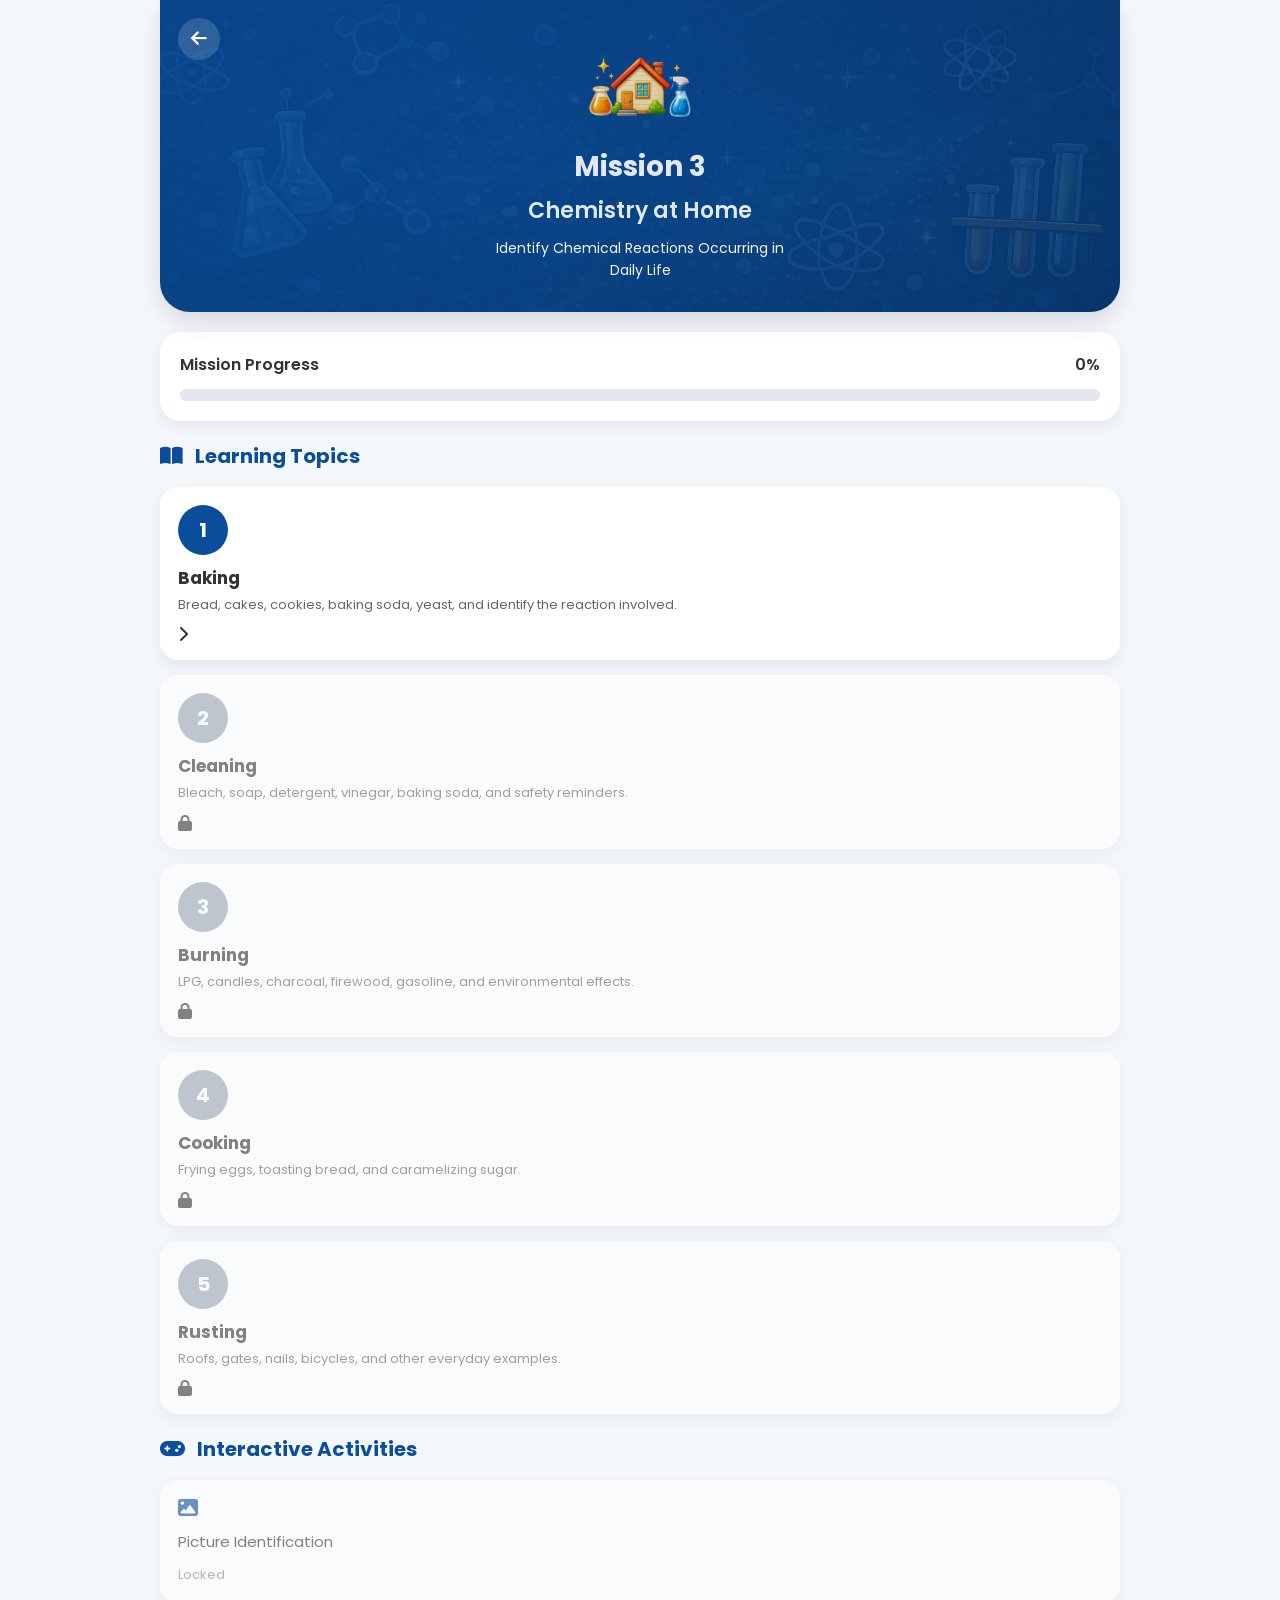
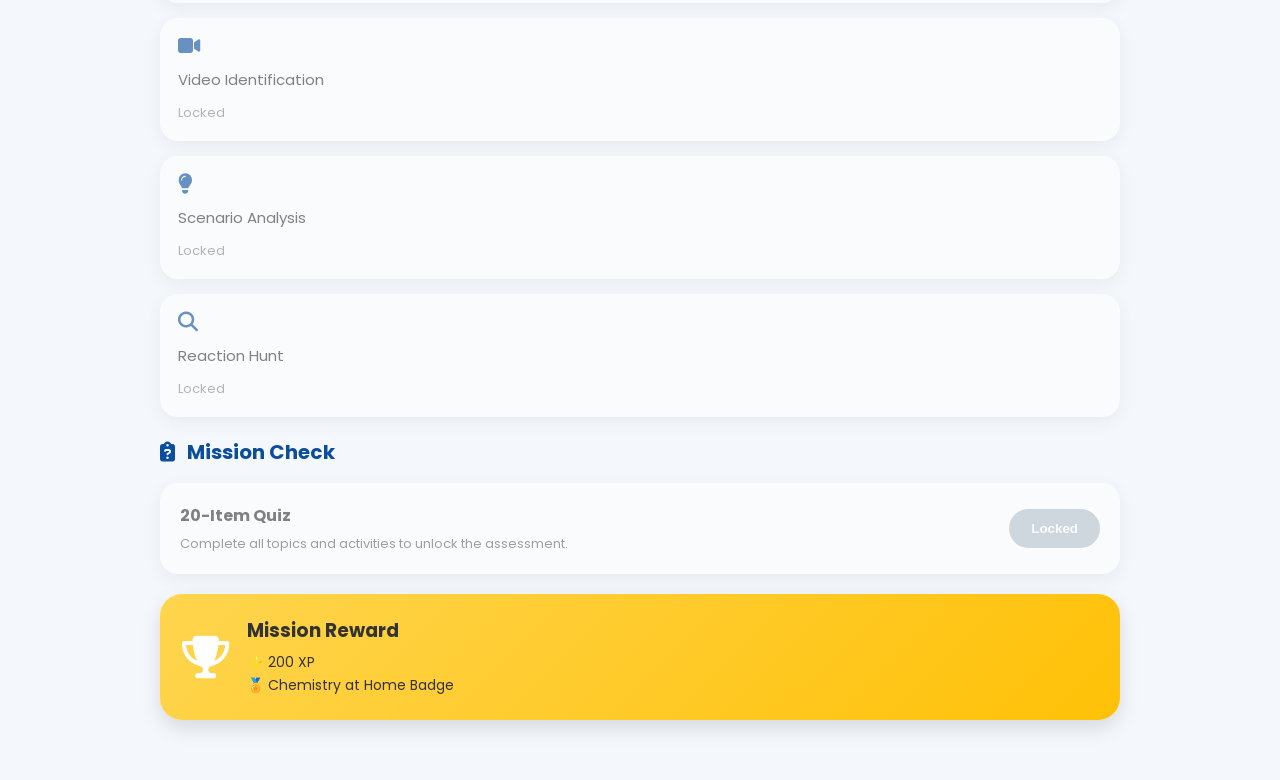
<file: mission3.html>
<!DOCTYPE html>
<html lang="en">

<head>

    <meta charset="UTF-8">

    <meta name="viewport"
          content="width=device-width, initial-scale=1.0">

    <title>Mission 3 | Chemistry at Home</title>

    <link rel="stylesheet"
          href="css/mission.css">

    <link rel="stylesheet" href="css/fonts.css">
    <link rel="stylesheet" href="css/fontawesome.min.css">

    <link rel="icon" type="image/x-icon" href="favicon.ico">
</head>

<body>

    <!--================ HEADER ================-->

    <header class="hero">
        <button class="back-btn">

            <i class="fa-solid fa-arrow-left"></i>

        </button>

        <img src="missions/m3.png"
             class="mission-icon"
             alt="Mission 3">

        <h1>Mission 3</h1>

        <h2>Chemistry at Home</h2>

        <p>

            Identify Chemical Reactions Occurring in Daily Life

        </p>

    </header>

    <!--================ PROGRESS ================-->

    <section class="progress-card">

        <div class="progress-header">

            <span>Mission Progress</span>

            <span id="progressPercent">

                0%

            </span>

        </div>

        <div class="progress-bar">

            <div class="progress-fill"
                 id="progressFill"></div>

        </div>

    </section>

    <!--================ TOPICS ================-->

    <section class="content">

        <h3>

            <i class="fa-solid fa-book-open"></i>

            Learning Topics

        </h3>

        <!-- Topic 1 -->

        <div class="lesson-card unlocked" data-lesson="1">

            <div class="lesson-number">

                1

            </div>

            <div class="lesson-info">

                <h4>

                    Baking

                </h4>

                <p>

                    Bread, cakes, cookies, baking soda, yeast, and identify the reaction involved.

                </p>

            </div>

            <i class="fa-solid fa-chevron-right"></i>

        </div>

        <!-- Topic 2 -->

        <div class="lesson-card locked" data-lesson="2">

            <div class="lesson-number">

                2

            </div>

            <div class="lesson-info">

                <h4>

                    Cleaning

                </h4>

                <p>

                    Bleach, soap, detergent, vinegar, baking soda, and safety reminders.

                </p>

            </div>

            <i class="fa-solid fa-lock"></i>

        </div>

        <!-- Topic 3 -->

        <div class="lesson-card locked" data-lesson="3">

            <div class="lesson-number">

                3

            </div>

            <div class="lesson-info">

                <h4>

                    Burning

                </h4>

                <p>

                    LPG, candles, charcoal, firewood, gasoline, and environmental effects.

                </p>

            </div>

            <i class="fa-solid fa-lock"></i>

        </div>

        <!-- Topic 4 -->

        <div class="lesson-card locked" data-lesson="4">

            <div class="lesson-number">

                4

            </div>

            <div class="lesson-info">

                <h4>

                    Cooking

                </h4>

                <p>

                    Frying eggs, toasting bread, and caramelizing sugar.

                </p>

            </div>

            <i class="fa-solid fa-lock"></i>

        </div>

        <!-- Topic 5 -->

        <div class="lesson-card locked" data-lesson="5">

            <div class="lesson-number">

                5

            </div>

            <div class="lesson-info">

                <h4>

                    Rusting

                </h4>

                <p>

                    Roofs, gates, nails, bicycles, and other everyday examples.

                </p>

            </div>

            <i class="fa-solid fa-lock"></i>

        </div>

    </section>

    <!--================ ACTIVITIES ================-->

    <section class="content">

        <h3>

            <i class="fa-solid fa-gamepad"></i>

            Interactive Activities

        </h3>

        <div class="activity-card locked" data-activity="1">

            <i class="fa-solid fa-image"></i>

            Picture Identification

            <span>

                Locked

            </span>

        </div>

        <div class="activity-card locked" data-activity="2">

            <i class="fa-solid fa-video"></i>

            Video Identification

            <span>

                Locked

            </span>

        </div>

        <div class="activity-card locked" data-activity="3">

            <i class="fa-solid fa-lightbulb"></i>

            Scenario Analysis

            <span>

                Locked

            </span>

        </div>

        <div class="activity-card locked" data-activity="4">

            <i class="fa-solid fa-magnifying-glass"></i>

            Reaction Hunt

            <span>

                Locked

            </span>

        </div>

    </section>

    <!--================ QUIZ ================-->

    <section class="content">

        <h3>

            <i class="fa-solid fa-clipboard-question"></i>

            Mission Check

        </h3>

        <div class="quiz-card" id="quizCard">

            <div>

                <h4>

                    20-Item Quiz

                </h4>

                <p>

                    Complete all topics and activities to unlock the assessment.

                </p>

            </div>

            <button disabled id="quizButton">

                Locked

            </button>

        </div>

    </section>

    <!--================ QUIZ CONTAINER ================-->
    <section class="content"
             id="quizContainer"
             style="display: none;">
        <div class="quiz-box">
            <div id="quiz-header">
                <h3>Mission 3 Quiz</h3>
                <p>Question <span id="question-number">1</span> of <span id="total-questions">20</span></p>
            </div>

            <div id="question-container">
                <p id="question-text">Question text will load here.</p>
            </div>

            <div id="options-container">
                <!-- Options will be generated by JS -->
            </div>

            <button id="next-question-btn">Next</button>

            <div id="quiz-result"
                 style="display: none;">
                <h4>Quiz Complete!</h4>
                <p>Your Score: <span id="score">0</span>/<span id="total-questions-result">20</span></p>
                <p id="result-message"></p>
                <div class="xp-reward">+200 XP</div>
                <button id="finish-mission-btn">Finish Mission</button>
            </div>
        </div>

    </section>

    <!--================ REWARD ================-->

    <section class="reward-card">

        <i class="fa-solid fa-trophy"></i>

        <div>

            <h3>

                Mission Reward

            </h3>

            <p>

                ⭐ 200 XP

                <br>

                🏅 Chemistry at Home Badge

            </p>

        </div>

    </section>

    <script src="js/mission3.js"></script>

</body>

</html>
</file>
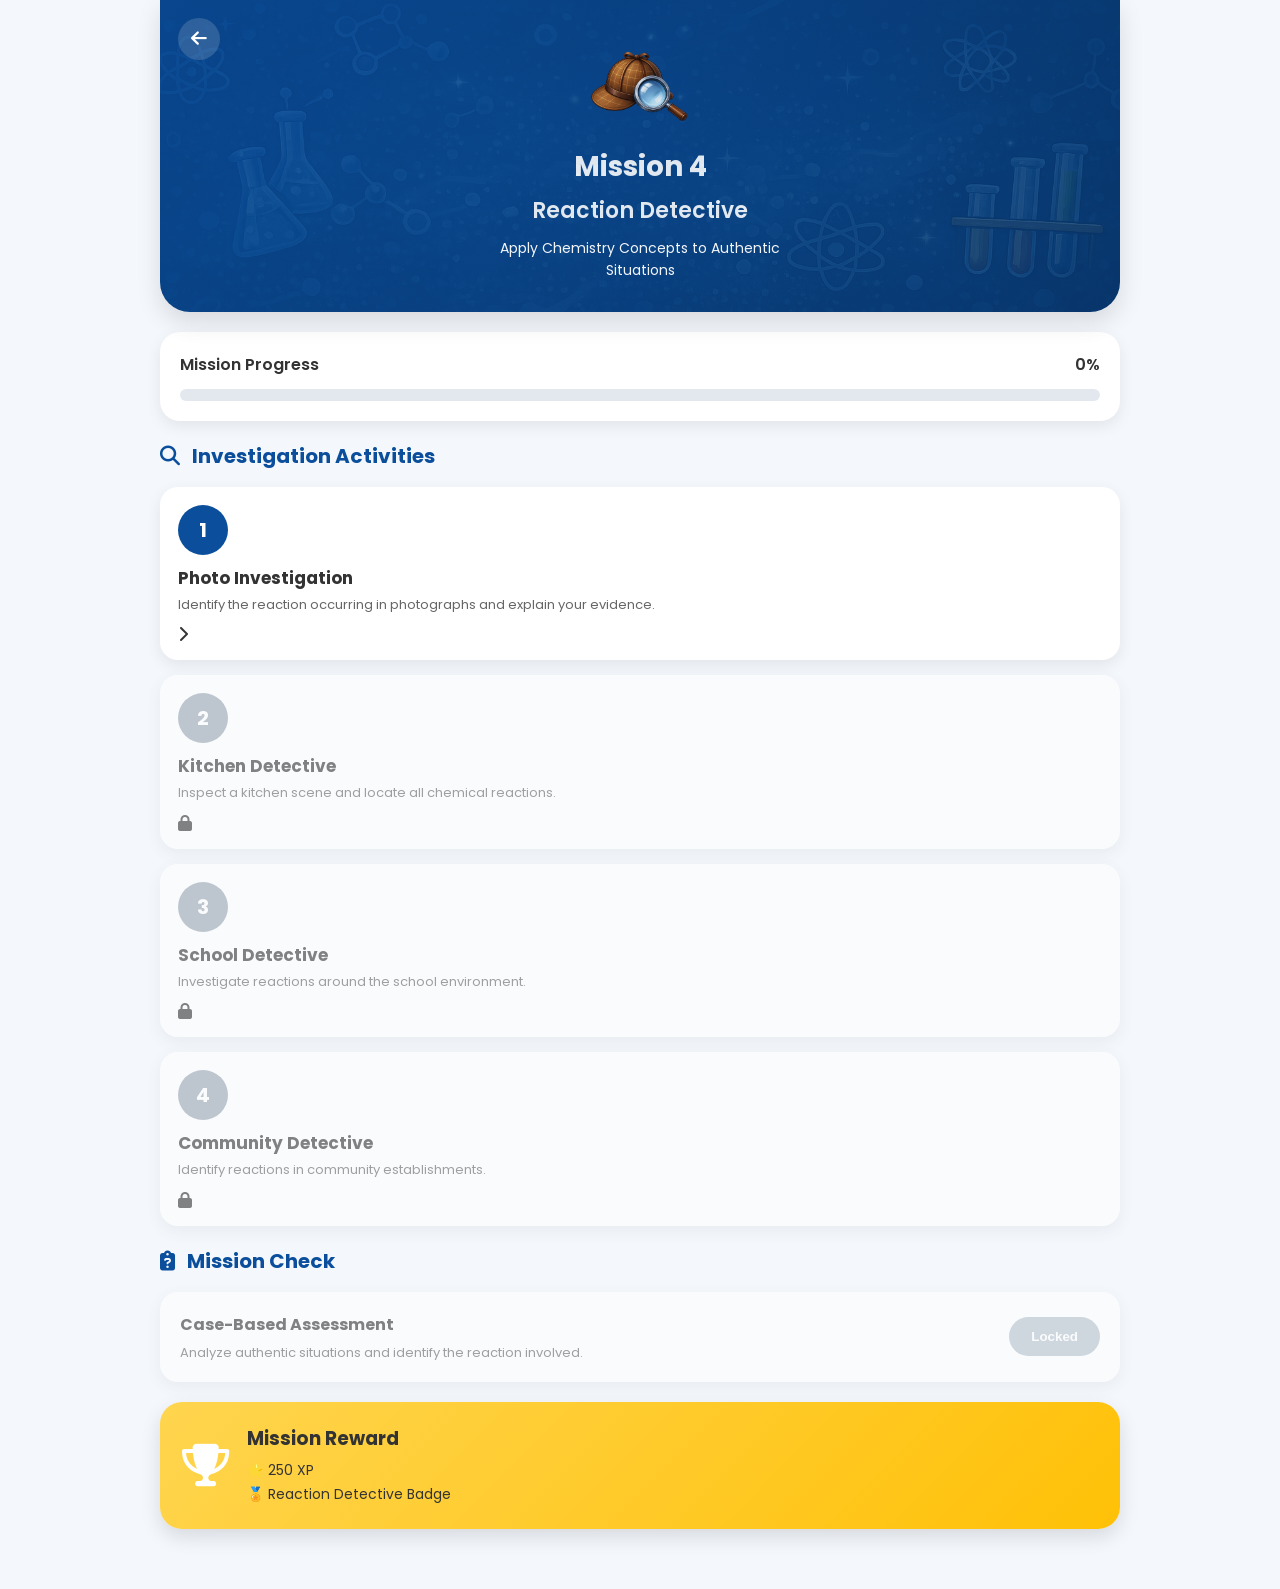
<file: mission4.html>
<!DOCTYPE html>
<html lang="en">

<head>

    <meta charset="UTF-8">

    <meta name="viewport"
          content="width=device-width, initial-scale=1.0">

    <title>Mission 4 | Reaction Detective</title>

    <link rel="stylesheet"
          href="css/mission.css">

    <link rel="stylesheet" href="css/fonts.css">
    <link rel="stylesheet" href="css/fontawesome.min.css">

    <link rel="icon" type="image/x-icon" href="favicon.ico">
</head>

<body>
    <!--================ HEADER ================-->

<header class="hero">

    <button class="back-btn"><i class="fa-solid fa-arrow-left"></i></button>

    <img src="missions/m4.png"
         class="mission-icon"
         alt="Mission 4">

    <h1>Mission 4</h1>

    <h2>Reaction Detective</h2>

    <p>

        Apply Chemistry Concepts to Authentic Situations

    </p>

</header>

<!--================ PROGRESS ================-->

<section class="progress-card">

    <div class="progress-header">

        <span>Mission Progress</span>

        <span id="progressPercent">0%</span>

    </div>

    <div class="progress-bar">

        <div class="progress-fill"
             id="progressFill"></div>

    </div>

</section>

<!--================ QUIZ CONTAINER ================-->
<section class="content" id="quizContainer" style="display: none;">
    <div class="quiz-box">
        <div id="quiz-header">
            <h3>Mission 4 Quiz: Case Files</h3>
            <p>Case <span id="question-number">1</span> of <span id="total-questions">5</span></p>
        </div>

        <div id="question-container">
            <div id="question-text">Case file text will load here.</div>
        </div>

        <div id="options-container">
            <!-- Options will be generated by JS -->
        </div>

        <button id="next-question-btn">Next</button>

        <div id="quiz-result" style="display: none;">
            <h4>Case Closed!</h4>
            <p>Your Score: <span id="score">0</span>/<span id="total-questions-result">5</span></p>
            <p id="result-message"></p>
            <div class="xp-reward">+250 XP</div>
            <button id="finish-mission-btn">Finish Mission</button>
        </div>
    </div>
</section>

<!--================ ACTIVITIES ================-->

<section class="content">

    <h3>

        <i class="fa-solid fa-magnifying-glass"></i>

        Investigation Activities

    </h3>

    <div class="lesson-card unlocked" data-lesson="1">

        <div class="lesson-number">1</div>

        <div class="lesson-info">

            <h4>Photo Investigation</h4>

            <p>

                Identify the reaction occurring in photographs and explain your evidence.

            </p>

        </div>

        <i class="fa-solid fa-chevron-right"></i>

    </div>

    <div class="lesson-card locked" data-lesson="2">

        <div class="lesson-number">2</div>

        <div class="lesson-info">

            <h4>Kitchen Detective</h4>

            <p>

                Inspect a kitchen scene and locate all chemical reactions.

            </p>

        </div>

        <i class="fa-solid fa-lock"></i>

    </div>

    <div class="lesson-card locked" data-lesson="3">

        <div class="lesson-number">3</div>

        <div class="lesson-info">

            <h4>School Detective</h4>

            <p>

                Investigate reactions around the school environment.

            </p>

        </div>

        <i class="fa-solid fa-lock"></i>

    </div>

    <div class="lesson-card locked" data-lesson="4">

        <div class="lesson-number">4</div>

        <div class="lesson-info">

            <h4>Community Detective</h4>

            <p>

                Identify reactions in community establishments.

            </p>

        </div>

        <i class="fa-solid fa-lock"></i>

    </div>

</section>

<!--================ PHOTO INVESTIGATION ================-->
<section class="content photo-investigation-section" id="photoInvestigation" hidden aria-labelledby="photoInvestigationTitle">

    <div class="photo-case-file">

        <div class="photo-case-file-header">

            <div>

                <p class="photo-case-eyebrow" id="photoCaseCounter">Set 1 of 5</p>

                <h3 id="photoInvestigationTitle">Photo Investigation</h3>

                <h4 id="photoCaseTitle">Case title</h4>

            </div>

            <button type="button" class="photo-close-btn" id="closePhotoInvestigation" aria-label="Close Photo Investigation">

                <i class="fa-solid fa-xmark"></i>

                Close

            </button>

        </div>

        <div id="photoCaseImages" class="photo-case-images" aria-label="Photo evidence images"></div>

        <p class="photo-case-description" id="photoCaseDescription"></p>

        <div class="photo-case-evidence-grid">

            <section class="photo-case-panel" aria-labelledby="investigationTasksTitle">

                <h5 id="investigationTasksTitle"><i class="fa-solid fa-magnifying-glass"></i> Investigation Tasks</h5>

                <ol class="photo-case-list" id="photoCaseTasks"></ol>

            </section>

            <section class="photo-case-panel" aria-labelledby="evidenceChecklistTitle">

                <h5 id="evidenceChecklistTitle"><i class="fa-solid fa-clipboard-check"></i> Evidence Checklist</h5>

                <ul class="photo-case-list photo-checklist" id="photoCaseChecklist"></ul>

            </section>

        </div>

        <button type="button" class="photo-report-btn" id="revealPhotoReport" aria-expanded="false" aria-controls="photoDetectiveReport" disabled>

            Detective Report Available in 15s

        </button>

        <section class="photo-detective-report" id="photoDetectiveReport" hidden aria-live="polite">

            <p class="photo-report-label">Case classification</p>

            <h5 id="photoCaseReaction"></h5>

            <p id="photoCaseExplanation"></p>

            <p class="photo-case-equation" id="photoCaseEquation"></p>

        </section>

        <div class="photo-case-controls">

            <button type="button" class="photo-nav-btn" id="previousPhotoCase">

                <i class="fa-solid fa-arrow-left"></i>

                Previous

            </button>

            <p class="photo-case-progress" id="photoCaseProgress" aria-live="polite"></p>

            <button type="button" class="photo-nav-btn" id="nextPhotoCase">

                Next

                <i class="fa-solid fa-arrow-right"></i>

            </button>

        </div>

        <button type="button" class="photo-complete-btn" id="completePhotoInvestigation" disabled>

            Review all evidence to close this case file

        </button>

    </div>

</section>

<!--================ KITCHEN DETECTIVE ================-->
<section class="content kitchen-investigation-section" id="kitchenInvestigation" hidden aria-labelledby="kitchenInvestigationTitle">

    <div class="kitchen-case-file">
        <div class="kitchen-case-header">
            <div>
                <p class="photo-case-eyebrow">Investigation 2</p>
                <h3 id="kitchenInvestigationTitle">Kitchen Detective</h3>
                <p>Check every chemical reaction you can identify in the scene. Leave physical changes unchecked.</p>
            </div>
            <button type="button" class="photo-close-btn" id="closeKitchenInvestigation">Close</button>
        </div>

        <img class="kitchen-investigation-image" src="assets/mission4/detective.png" alt="Kitchen scene showing cooking, baking, boiling, ingredients, and food preparation">

        <fieldset class="kitchen-reaction-list">
            <legend>Which chemical reactions are present?</legend>
            <label><input type="checkbox" value="combustion"> Combustion: the gas stove fuel burns and releases heat and light.</label>
            <label><input type="checkbox" value="baking"> Baking: the cookie mixture changes into new substances as it cooks.</label>
            <label><input type="checkbox" value="browning"> Browning: the cut banana is changing as it reacts with oxygen in the air.</label>
            <label><input type="checkbox" value="boiling"> Boiling water: water changes state but remains water.</label>
            <label><input type="checkbox" value="mixing"> Mixing milk and ingredients: the substances are only being combined physically.</label>
        </fieldset>

        <label class="kitchen-observation-label" for="kitchenObservation">Record one piece of evidence and explain why it shows a chemical reaction.</label>
        <textarea id="kitchenObservation" class="kitchen-observation" rows="3" placeholder="Example: The blue flame shows fuel reacting with oxygen and releasing energy..."></textarea>

        <p id="kitchenFeedback" class="kitchen-feedback" aria-live="polite"></p>
        <div class="kitchen-actions">
            <button type="button" class="photo-nav-btn" id="resetKitchenInvestigation">Reset</button>
            <button type="button" class="photo-complete-btn" id="checkKitchenInvestigation">Check Investigation</button>
        </div>
    </div>
</section>

<!--================ SCHOOL DETECTIVE ================-->
<section class="content school-investigation-section" id="schoolInvestigation" hidden aria-labelledby="schoolInvestigationTitle">

    <div class="school-case-file">
        <div class="school-case-header">
            <div>
                <p class="photo-case-eyebrow">Investigation 3</p>
                <h3 id="schoolInvestigationTitle">School Detective</h3>
                <p>Inspect the school scene and select every chemical reaction you can identify.</p>
            </div>
            <button type="button" class="photo-close-btn" id="closeSchoolInvestigation">Close</button>
        </div>

        <img class="school-investigation-image" src="assets/mission4/detective3.png" alt="School science scene with experiments, a candle, plants, rust, and cleaning materials">

        <fieldset class="school-reaction-list">
            <legend>Which chemical reactions are present?</legend>
            <label><input type="checkbox" value="vinegar"> Baking soda and vinegar react and produce gas bubbles.</label>
            <label><input type="checkbox" value="test-tube"> The purple test-tube investigation shows a chemical change being tested.</label>
            <label><input type="checkbox" value="combustion"> The candle burns as its fuel reacts with oxygen and releases heat and light.</label>
            <label><input type="checkbox" value="photosynthesis"> The plant uses light, water, and carbon dioxide to make food.</label>
            <label><input type="checkbox" value="rust"> The rusty metal strip shows a new iron oxide substance formed.</label>
            <label><input type="checkbox" value="cleaning"> Wiping the table with cleaner is automatically a chemical reaction.</label>
            <label><input type="checkbox" value="mixing"> Arranging the books together creates a new substance.</label>
        </fieldset>

        <label class="school-observation-label" for="schoolObservation">Record one observation and explain why it is evidence of a chemical reaction.</label>
        <textarea id="schoolObservation" class="school-observation" rows="3" placeholder="Example: The vinegar and baking soda make bubbles, showing that a gas formed..."></textarea>

        <p id="schoolFeedback" class="school-feedback" aria-live="polite"></p>
        <div class="school-actions">
            <button type="button" class="photo-nav-btn" id="resetSchoolInvestigation">Reset</button>
            <button type="button" class="photo-complete-btn" id="checkSchoolInvestigation">Check Investigation</button>
        </div>
    </div>
</section>

<!--================ COMMUNITY DETECTIVE ================-->
<section class="content community-investigation-section" id="communityInvestigation" hidden aria-labelledby="communityInvestigationTitle">

    <div class="community-case-file">
        <div class="community-case-header">
            <div>
                <p class="photo-case-eyebrow">Investigation 4</p>
                <h3 id="communityInvestigationTitle">Community Detective</h3>
                <p>Inspect the community scene and select every chemical reaction you can identify.</p>
            </div>
            <button type="button" class="photo-close-btn" id="closeCommunityInvestigation">Close</button>
        </div>

        <img class="community-investigation-image" src="assets/mission4/detective4.png" alt="Community scene with grilling food, plants, recycling bins, running water, and rusty metal">

        <fieldset class="community-reaction-list">
            <legend>Which chemical reactions are present?</legend>
            <label><input type="checkbox" value="grill-combustion"> The grill fuel burns and releases heat and light.</label>
            <label><input type="checkbox" value="cooking"> The food changes color, smell, and texture as it cooks.</label>
            <label><input type="checkbox" value="photosynthesis"> The plants use light, water, and carbon dioxide to make food.</label>
            <label><input type="checkbox" value="rust"> The rusty metal surface shows corrosion formed a new substance.</label>
            <label><input type="checkbox" value="water-flow"> Running water is automatically a chemical reaction.</label>
            <label><input type="checkbox" value="recycling"> Sorting recyclable materials creates new substances.</label>
            <label><input type="checkbox" value="cleaning"> Moving bags and picking up litter changes the substances chemically.</label>
        </fieldset>

        <label class="community-observation-label" for="communityObservation">Record one observation and explain why it is evidence of a chemical reaction.</label>
        <textarea id="communityObservation" class="community-observation" rows="3" placeholder="Example: The grill flame shows fuel reacting with oxygen and releasing heat..."></textarea>

        <p id="communityFeedback" class="community-feedback" aria-live="polite"></p>
        <div class="community-actions">
            <button type="button" class="photo-nav-btn" id="resetCommunityInvestigation">Reset</button>
            <button type="button" class="photo-complete-btn" id="checkCommunityInvestigation">Check Investigation</button>
        </div>
    </div>
</section>

<!--================ MISSION CHECK ================-->

<section class="content">

    <h3>

        <i class="fa-solid fa-clipboard-question"></i>

        Mission Check

    </h3>

    <div class="quiz-card" id="quizCard">

        <div>

            <h4>Case-Based Assessment</h4>

            <p>

                Analyze authentic situations and identify the reaction involved.

            </p>

        </div>

        <button disabled id="quizButton">

            Locked

        </button>

    </div>

</section>

<!--================ REWARD ================-->

<section class="reward-card">

    <i class="fa-solid fa-trophy"></i>

    <div>

        <h3>Mission Reward</h3>

        <p>

            ⭐ 250 XP

            <br>

            🏅 Reaction Detective Badge

        </p>

    </div>

</section>

<script src="js/mission4.js"></script>

</body>
</html>
</file>
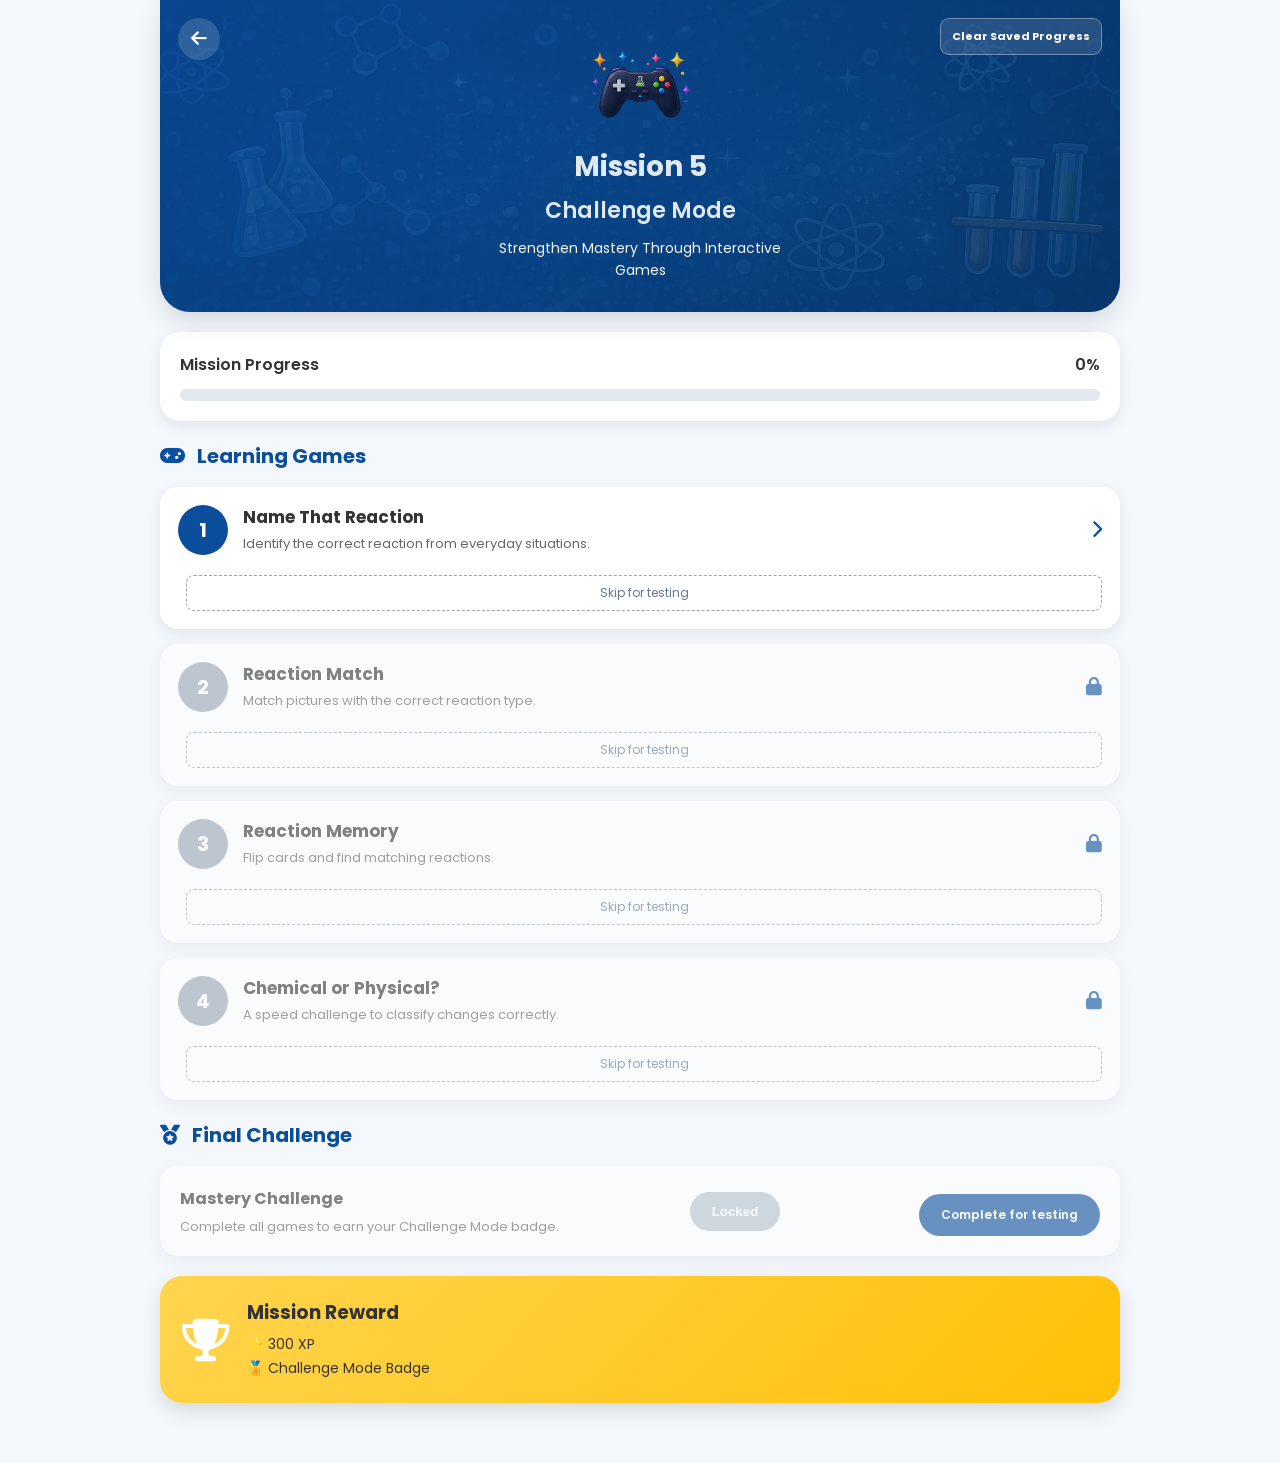
<file: mission5.html>
<!DOCTYPE html>
<html lang="en">

<head>

    <meta charset="UTF-8">

    <meta name="viewport"
          content="width=device-width, initial-scale=1.0">

    <title>Mission 5 | Challenge Mode</title>

    <link rel="stylesheet"
          href="css/mission.css">

    <link rel="stylesheet" href="css/fonts.css">
    <link rel="stylesheet" href="css/fontawesome.min.css">

    <link rel="icon" type="image/x-icon" href="favicon.ico">
</head>

<body>
    <!--================ HEADER ================-->

<header class="hero">

    <button class="back-btn"><i class="fa-solid fa-arrow-left"></i></button>

    <button class="clear-storage-btn" id="clearStorageBtn" type="button">
        Clear Saved Progress
    </button>

    <img src="missions/m5.png"
         class="mission-icon"
         alt="Mission 5">

    <h1>Mission 5</h1>

    <h2>Challenge Mode</h2>

    <p>

        Strengthen Mastery Through Interactive Games

    </p>

</header>

<!--================ PROGRESS ================-->

<section class="progress-card">

    <div class="progress-header">

        <span>Mission Progress</span>

        <span id="progressPercent">0%</span>

    </div>

    <div class="progress-bar">

        <div class="progress-fill"
             id="progressFill"></div>

    </div>

</section>

<!--================ GAMES ================-->

<section class="content">

    <h3>

        <i class="fa-solid fa-gamepad"></i>

        Learning Games

    </h3>

    <div class="lesson-card unlocked" data-lesson="1">

        <div class="lesson-main">
            <div class="lesson-number">1</div>

            <div class="lesson-info">

                <h4>Name That Reaction</h4>

                <p>

                    Identify the correct reaction from everyday situations.

                </p>

            </div>

            <i class="fa-solid fa-chevron-right"></i>
        </div>

        <div class="lesson-details" hidden>
            <p>Study each image, then choose the reaction that best describes what is happening.</p>
            <div class="reaction-game" id="name-that-reaction-game"></div>
        </div>

    </div>

    <div class="lesson-card locked" data-lesson="2">

        <div class="lesson-main">
            <div class="lesson-number">2</div>

            <div class="lesson-info">

                <h4>Reaction Match</h4>

                <p>

                    Match pictures with the correct reaction type.

                </p>

            </div>

            <i class="fa-solid fa-lock"></i>
        </div>

        <div class="lesson-details" hidden>
            <p>Drag each image into the reaction type that describes it.</p>
            <div class="reaction-match-game" id="reaction-match-game"></div>
        </div>

    </div>

    <div class="lesson-card locked" data-lesson="3">

        <div class="lesson-main">
            <div class="lesson-number">3</div>

            <div class="lesson-info">

                <h4>Reaction Memory</h4>

                <p>

                    Flip cards and find matching reactions.

                </p>

            </div>

            <i class="fa-solid fa-lock"></i>
        </div>

        <div class="lesson-details" hidden>
            <p>Match each reaction type with the image that shows it.</p>
            <div class="reaction-memory-game" id="reaction-memory-game"></div>
        </div>

    </div>

    <div class="lesson-card locked" data-lesson="4">

        <div class="lesson-main">
            <div class="lesson-number">4</div>

            <div class="lesson-info">

                <h4>Chemical or Physical?</h4>

                <p>

                    A speed challenge to classify changes correctly.

                </p>

            </div>

            <i class="fa-solid fa-lock"></i>
        </div>

        <div class="lesson-details" hidden>
            <p>Classify each change before the timer runs out.</p>
            <div class="reaction-speed-game" id="reaction-speed-game"></div>
        </div>

    </div>

</section>

<!--================ MISSION CHECK ================-->

<section class="content">

    <h3>

        <i class="fa-solid fa-medal"></i>

        Final Challenge

    </h3>

    <div class="quiz-card" id="quizCard">

        <div>

            <h4>Mastery Challenge</h4>

            <p>

                Complete all games to earn your Challenge Mode badge.

            </p>

        </div>

        <button disabled id="quizButton">

            Locked

        </button>

    </div>

</section>

<!--================ QUIZ CONTAINER ================-->
<section class="content" id="quizContainer" style="display: none;">
    <div class="mastery-builder" id="masteryBuilder">
        <div class="mastery-builder-header">
            <div>
                <span class="mastery-eyebrow">Reaction Builder</span>
                <h3>Mission 5 Mastery Challenge</h3>
                <p>Build the equation, then identify the reaction type.</p>
            </div>
            <div class="mastery-stats">
                <span>Challenge <strong id="masteryChallengeNumber">1/12</strong></span>
                <span>Score <strong id="masteryScore">0</strong></span>
                <span>Streak <strong id="masteryStreak">0</strong></span>
            </div>
        </div>
        <div class="mastery-progress"><div id="masteryProgressFill"></div></div>
        <span class="mastery-level" id="masteryLevel"></span>
        <div class="mastery-context" id="masteryContext"></div>
        <p class="mastery-question" id="masteryQuestion"></p>
        <h4 class="mastery-section-title">Build the reaction</h4>
        <div class="mastery-reaction-board" id="masteryReactionBoard"></div>
        <h4 class="mastery-section-title">Available cards</h4>
        <div class="mastery-cards" id="masteryCards"></div>
        <h4 class="mastery-section-title">Choose the reaction type</h4>
        <div class="mastery-type-buttons" id="masteryTypeButtons">
            <button type="button" data-type="Synthesis">Synthesis</button>
            <button type="button" data-type="Decomposition">Decomposition</button>
            <button type="button" data-type="Single Replacement">Single Replacement</button>
            <button type="button" data-type="Double Replacement">Double Replacement</button>
            <button type="button" data-type="Combustion">Combustion</button>
        </div>
        <p class="mastery-feedback" id="masteryFeedback" aria-live="polite"></p>
        <button type="button" class="mastery-next" id="masteryNext" hidden>Next Challenge</button>
        <div class="mastery-result" id="masteryResult" hidden></div>
    </div>
</section>

<!--================ REWARD ================-->

<section class="reward-card">

    <i class="fa-solid fa-trophy"></i>

    <div>

        <h3>Mission Reward</h3>

        <p>

            ⭐ 300 XP

            <br>

            🏅 Challenge Mode Badge

        </p>

    </div>

</section>

<script src="js/mission5.js"></script>
</file>
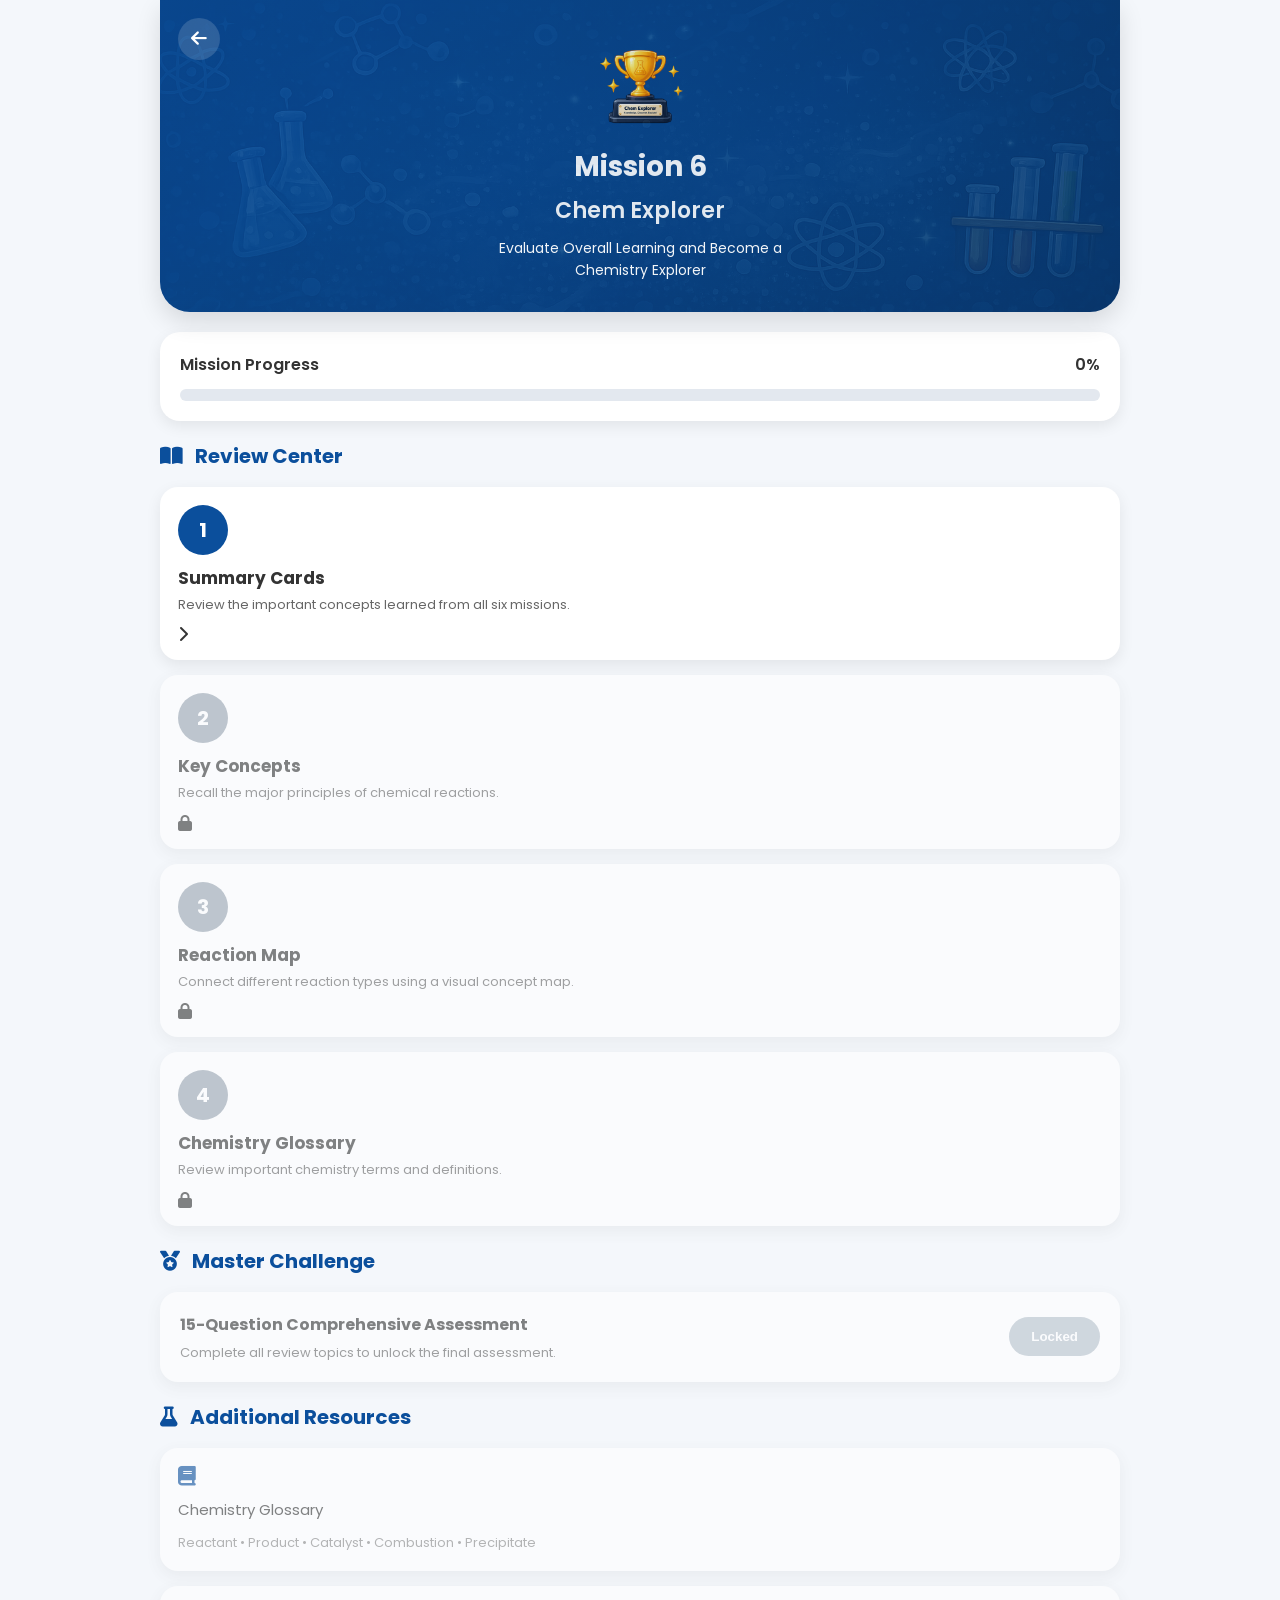
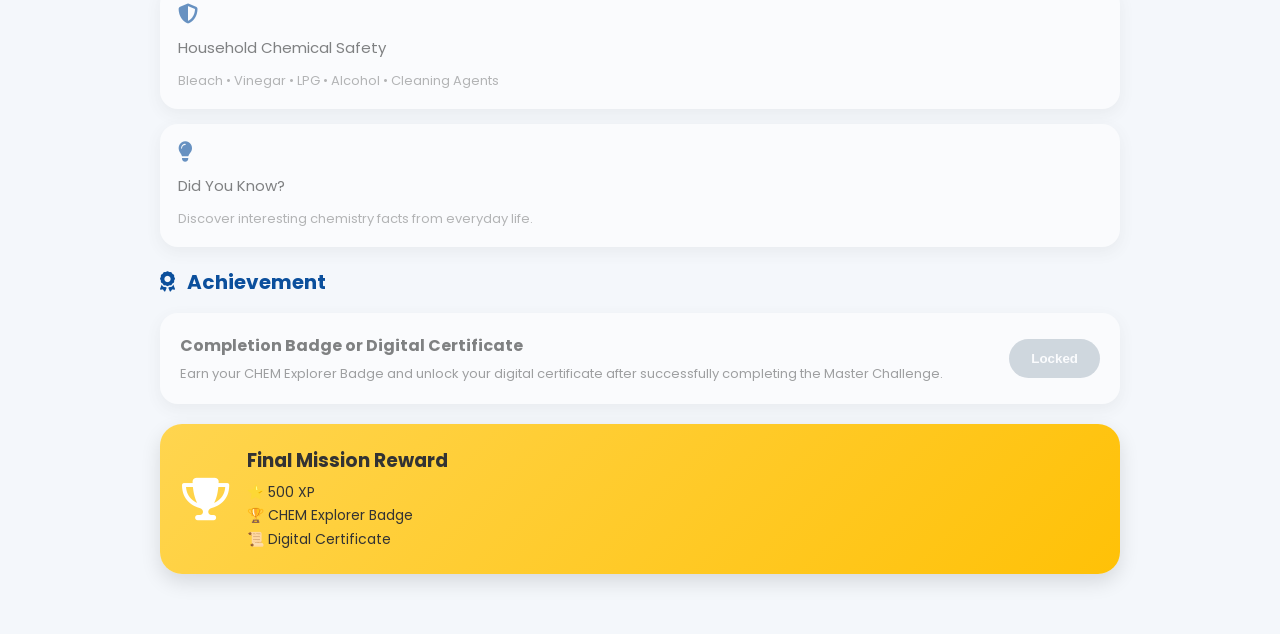
<file: mission6.html>
<!DOCTYPE html>
<html lang="en">

<head>

    <meta charset="UTF-8">

    <meta name="viewport"
          content="width=device-width, initial-scale=1.0">

    <title>Mission 6 | Chem Explorer</title>

    <link rel="stylesheet"
          href="css/mission.css">

    <link rel="stylesheet" href="css/fonts.css">
    <link rel="stylesheet" href="css/fontawesome.min.css">

    <link rel="icon" type="image/x-icon" href="favicon.ico">
</head>

<body>

<!--================ HEADER ================-->

<header class="hero">

    <button class="back-btn"><i class="fa-solid fa-arrow-left"></i></button>

    <img src="missions/m6.png"
         class="mission-icon"
         alt="Mission 6">

    <h1>Mission 6</h1>

    <h2>Chem Explorer</h2>

    <p>

        Evaluate Overall Learning and Become a Chemistry Explorer

    </p>

</header>

<!--================ PROGRESS ================-->

<section class="progress-card">

    <div class="progress-header">

        <span>Mission Progress</span>

        <span id="progressPercent">

            0%

        </span>

    </div>

    <div class="progress-bar">

        <div class="progress-fill"
             id="progressFill"></div>

    </div>

</section>

<!--================ REVIEW CENTER ================-->

<section class="content">

    <h3>

        <i class="fa-solid fa-book-open"></i>

        Review Center

    </h3>

    <div class="lesson-card unlocked" data-lesson="1">

        <div class="lesson-number">

            1

        </div>

        <div class="lesson-info">

            <h4>Summary Cards</h4>

            <p>

                Review the important concepts learned from all six missions.

            </p>

        </div>

        <i class="fa-solid fa-chevron-right"></i>

    </div>

    <div class="lesson-card locked" data-lesson="2">

        <div class="lesson-number">

            2

        </div>

        <div class="lesson-info">

            <h4>Key Concepts</h4>

            <p>

                Recall the major principles of chemical reactions.

            </p>

        </div>

        <i class="fa-solid fa-lock"></i>

    </div>

    <div class="lesson-card locked" data-lesson="3">

        <div class="lesson-number">

            3

        </div>

        <div class="lesson-info">

            <h4>Reaction Map</h4>

            <p>

                Connect different reaction types using a visual concept map.

            </p>

        </div>

        <i class="fa-solid fa-lock"></i>

    </div>

    <div class="lesson-card locked" data-lesson="4">

        <div class="lesson-number">

            4

        </div>

        <div class="lesson-info">

            <h4>Chemistry Glossary</h4>

            <p>

                Review important chemistry terms and definitions.

            </p>

        </div>

        <i class="fa-solid fa-lock"></i>

    </div>

</section>

<!--================ MASTER CHALLENGE ================-->

<section class="content">

    <h3>

        <i class="fa-solid fa-medal"></i>

        Master Challenge

    </h3>

    <div class="quiz-card" id="quizCard">

        <div>

            <h4>

                15-Question Comprehensive Assessment

            </h4>

            <p>

                Complete all review topics to unlock the final assessment.

            </p>

        </div>

        <button disabled id="quizButton">

            Locked

        </button>

    </div>

</section>

<!--================ QUIZ CONTAINER ================-->
<section class="content" id="quizContainer" style="display: none;">
    <div class="quiz-box">
        <div id="quiz-header">
            <h3>Mission 6: Master Challenge</h3>
            <p>Question <span id="question-number">1</span> of <span id="total-questions">15</span></p>
        </div>

        <div id="question-container">
            <p id="question-text">Question text will load here.</p>
        </div>

        <div id="options-container">
            <!-- Options will be generated by JS -->
        </div>

        <button id="next-question-btn">Next</button>

        <div id="quiz-result" style="display: none;">
            <h4>Challenge Complete!</h4>
            <p>Your Score: <span id="score">0</span>/<span id="total-questions-result">15</span></p>
            <p id="result-message"></p>
            <div class="xp-reward">+500 XP</div>
            <button id="finish-mission-btn">Finish Mission</button>
        </div>
    </div>
</section>

<!--================ ADDITIONAL RESOURCES ================-->

<section class="content" id="additionalResources">

    <h3>

        <i class="fa-solid fa-flask"></i>

        Additional Resources

    </h3>

    <div class="activity-card locked">

        <i class="fa-solid fa-book"></i>

        Chemistry Glossary

        <span>

            Reactant • Product • Catalyst • Combustion • Precipitate

        </span>

    </div>

    <div class="activity-card locked">

        <i class="fa-solid fa-shield-halved"></i>

        Household Chemical Safety

        <span>

            Bleach • Vinegar • LPG • Alcohol • Cleaning Agents

        </span>

    </div>

    <div class="activity-card locked">

        <i class="fa-solid fa-lightbulb"></i>

        Did You Know?

        <span>

            Discover interesting chemistry facts from everyday life.

        </span>

    </div>

</section>

<!--================ ACHIEVEMENT ================-->

<section class="content">

    <h3>

        <i class="fa-solid fa-award"></i>

        Achievement

    </h3>

    <div class="quiz-card achievement-card" id="achievementCard">

        <div>

            <h4>

                Completion Badge or Digital Certificate

            </h4>

            <p>

                Earn your CHEM Explorer Badge and unlock your digital certificate after successfully completing the Master Challenge.

            </p>

        </div>

        <button disabled id="achievementButton">

            Locked

        </button>

    </div>

</section>

<!--================ REWARD ================-->

<section class="reward-card">

    <i class="fa-solid fa-trophy"></i>

    <div>

        <h3>

            Final Mission Reward

        </h3>

        <p>

            ⭐ 500 XP

            <br>

            🏆 CHEM Explorer Badge

            <br>

            📜 Digital Certificate

        </p>

    </div>

</section>

<script src="js/mission6.js"></script>

</body>

</html>
</file>
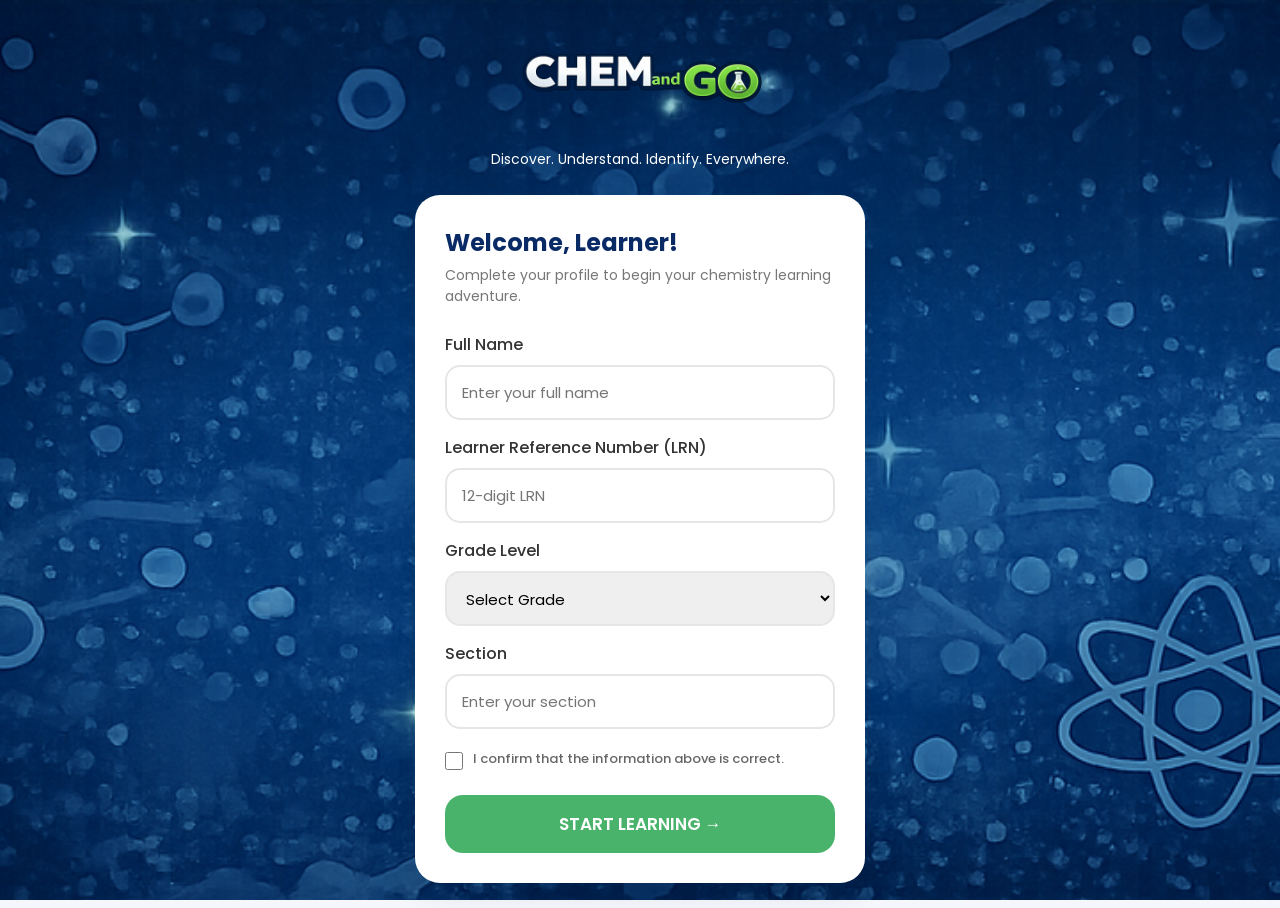
<file: missions.html>
<!DOCTYPE html>
<html lang="en">

<head>
    <meta charset="UTF-8">
    <meta name="viewport" content="width=device-width, initial-scale=1.0">
    <title>Missions | CHEM & GO</title>
    <link rel="stylesheet" href="css/home.css">
    <link rel="stylesheet" href="css/fonts.css">
    <link rel="stylesheet" href="css/fontawesome.min.css">
    <style>
                        .about-header {
            background:
                linear-gradient(rgba(11, 42, 102, .86), rgba(11, 42, 102, .86)),
                url("missions/chemistry-bg.png") center / cover;
        }
    </style>
    <link rel="icon" type="image/x-icon" href="favicon.ico">
</head>

<body>

    <header class="header about-header" style="padding-bottom: 20px; text-align: center;">
        <h1 style="color: white; font-size: 24px;">All Mission</h1>
    </header>

    <main class="section" style="padding-bottom: 80px;">

        <div class="mission-grid">

            <!-- Mission 1 -->
            <div class="mission-card" data-mission="1">
                <div class="mission-number">1</div>
                <img src="missions/m1.png" alt="Mission 1">
                <h4>Spot the Change</h4>
                <p>Differentiate physical and chemical changes.</p>
                <div class="status"></div>
            </div>

            <!-- Mission 2 -->
            <div class="mission-card" data-mission="2">
                <div class="mission-number">2</div>
                <img src="missions/m2.png" alt="Mission 2">
                <h4>Meet the Reactions</h4>
                <p>Learn the five common chemical reactions.</p>
                <div class="status"></div>
            </div>

            <!-- Mission 3 -->
            <div class="mission-card" data-mission="3">
                <div class="mission-number">3</div>
                <img src="missions/m3.png" alt="Mission 3">
                <h4>Chemistry at Home</h4>
                <p>Discover chemistry in everyday life.</p>
                <div class="status"></div>
            </div>

            <!-- Mission 4 -->
            <div class="mission-card" data-mission="4">
                <div class="mission-number">4</div>
                <img src="missions/m4.png" alt="Mission 4">
                <h4>Reaction Detective</h4>
                <p>Investigate reactions through activities.</p>
                <div class="status"></div>
            </div>

            <!-- Mission 5 -->
            <div class="mission-card" data-mission="5">
                <div class="mission-number">5</div>
                <img src="missions/m5.png" alt="Mission 5">
                <h4>Challenge Mode</h4>
                <p>Complete quizzes and games.</p>
                <div class="status"></div>
            </div>

            <!-- Mission 6 -->
            <div class="mission-card" data-mission="6">
                <div class="mission-number">6</div>
                <img src="missions/m6.png" alt="Mission 6">
                <h4>Chem Explorer</h4>
                <p>Become the ultimate Chemistry Explorer.</p>
                <div class="status"></div>
            </div>

        </div>

    </main>

    <!-- ================= BOTTOM NAVIGATION ================= -->

    <nav class="bottom-nav">

        <div class="nav-item" data-page="home">
            <i class="fa-solid fa-house"></i>
            Home
        </div>

        <div class="nav-item active" data-page="missions">
            <i class="fa-solid fa-book-open"></i>
            Missions
        </div>

        <div class="nav-item" data-page="progress">
            <i class="fa-solid fa-chart-line"></i>
            Progress
        </div>

        <div class="nav-item" data-page="resources">
            <i class="fa-solid fa-flask"></i>
            Resources
        </div>

        <div class="nav-item" data-page="about">
            <i class="fa-solid fa-circle-info"></i>
            About
        </div>

    </nav>

    <script src="js/home.js"></script> <!-- For updateMissionCardStatus and initializeMissionCards -->
    <script src="js/navigation.js"></script>

</body>

</html>
</file>
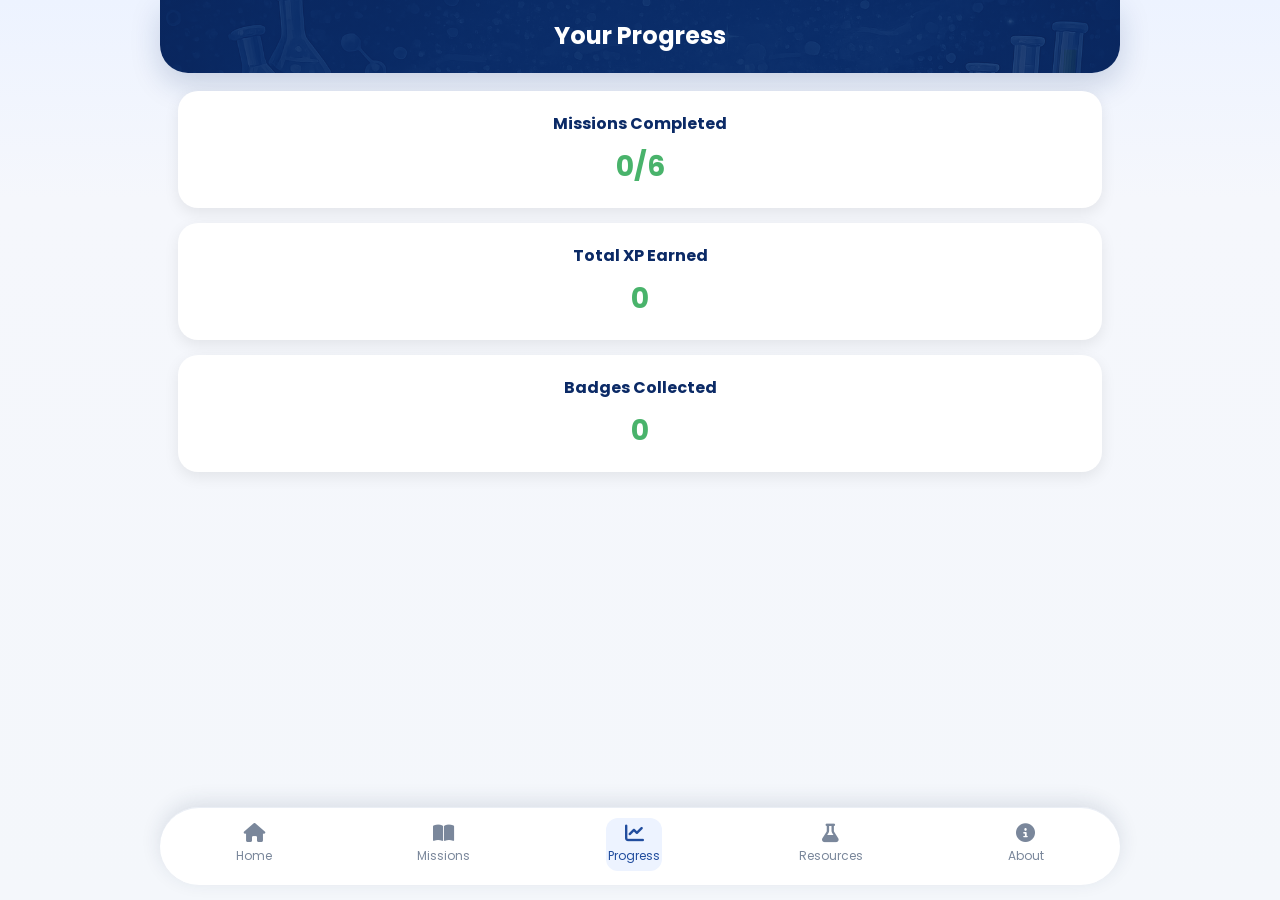
<file: progress.html>
<!DOCTYPE html>
<html lang="en">

<head>
    <meta charset="UTF-8">
    <meta name="viewport" content="width=device-width, initial-scale=1.0">
    <title>Progress | CHEM & GO</title>
    <link rel="stylesheet" href="css/home.css">
    <link rel="stylesheet" href="css/fonts.css">
    <link rel="stylesheet" href="css/fontawesome.min.css">
    <style>
        .stat-card {
            background: white;
            border-radius: 20px;
            padding: 20px;
            margin-bottom: 15px;
            box-shadow: 0 5px 15px rgba(0,0,0,.08);
            text-align: center;
        }
        .stat-card h4 {
            margin-bottom: 10px;
            color: #0B2A66;
        }
        .stat-card p {
            font-size: 28px;
            font-weight: 700;
            color: #49B36B;
        }
                .about-header {
            background:
                linear-gradient(rgba(11, 42, 102, .86), rgba(11, 42, 102, .86)),
                url("missions/chemistry-bg.png") center / cover;
        }
    </style>
    <link rel="icon" type="image/x-icon" href="favicon.ico">
</head>

<body>

    <header class="header about-header" style="padding-bottom: 20px; text-align: center;">
        <h1 style="color: white; font-size: 24px;">Your Progress</h1>
    </header>

    <main class="section" style="padding-bottom: 80px;">
        <div class="stat-card">
            <h4>Missions Completed</h4>
            <p id="progress-missions">0/6</p>
        </div>
        <div class="stat-card">
            <h4>Total XP Earned</h4>
            <p id="progress-xp">0</p>
        </div>
        <div class="stat-card">
            <h4>Badges Collected</h4>
            <p id="progress-badges">0</p>
        </div>
    </main>

    <!-- ================= BOTTOM NAVIGATION ================= -->

    <nav class="bottom-nav">

        <div class="nav-item" data-page="home">
            <i class="fa-solid fa-house"></i>
            Home
        </div>

        <div class="nav-item" data-page="missions">
            <i class="fa-solid fa-book-open"></i>
            Missions
        </div>

        <div class="nav-item active" data-page="progress">
            <i class="fa-solid fa-chart-line"></i>
            Progress
        </div>

        <div class="nav-item" data-page="resources">
            <i class="fa-solid fa-flask"></i>
            Resources
        </div>

        <div class="nav-item" data-page="about">
            <i class="fa-solid fa-circle-info"></i>
            About
        </div>

    </nav>

    <script src="js/progress.js"></script> <!-- For progress display logic -->
    <script src="js/navigation.js"></script>

</body>

</html>
</file>
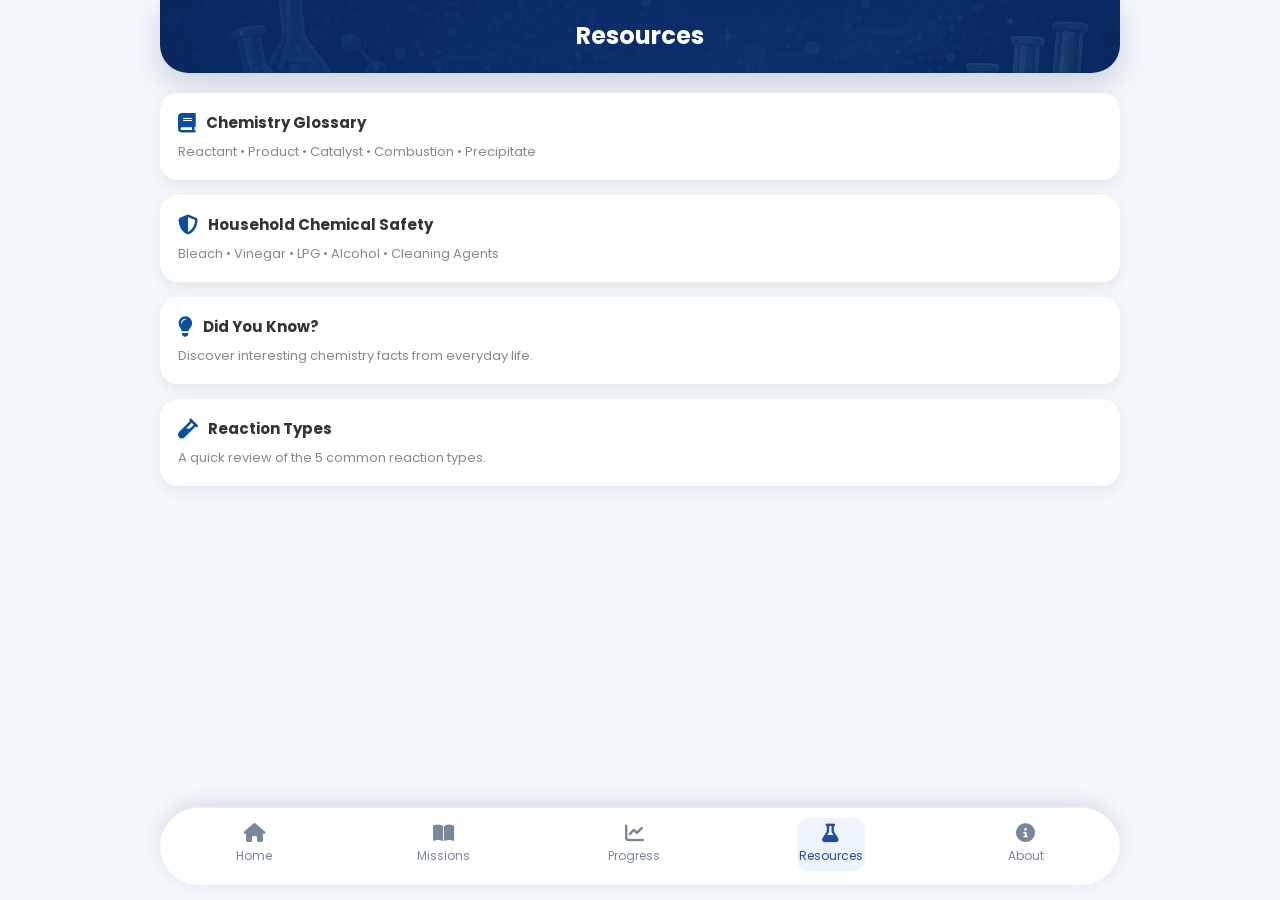
<file: resources.html>
<!DOCTYPE html>
<html lang="en">

<head>
    <meta charset="UTF-8">
    <meta name="viewport" content="width=device-width, initial-scale=1.0">
    <title>Resources | CHEM & GO</title>
    <link rel="stylesheet" href="css/home.css">
    <link rel="stylesheet" href="css/mission.css">
    <link rel="stylesheet" href="css/fonts.css">
    <link rel="stylesheet" href="css/fontawesome.min.css">
    <style>
                .about-header {
            background:
                linear-gradient(rgba(11, 42, 102, .86), rgba(11, 42, 102, .86)),
                url("missions/chemistry-bg.png") center / cover;
        }
    </style>
    <link rel="icon" type="image/x-icon" href="favicon.ico">
</head>

<body>

    <header class="header about-header" style="padding-bottom: 20px; text-align: center;">
        <h1 style="color: white; font-size: 24px;">Resources</h1>
    </header>

    <main class="content" style="padding-bottom: 80px;">

        <div class="activity-card" style="flex-direction: column; align-items: flex-start; gap: 8px; cursor: pointer;">
            <div style="display: flex; align-items: center;"><i class="fa-solid fa-book"></i> <h4>Chemistry Glossary</h4></div>
            <span>
                Reactant • Product • Catalyst • Combustion • Precipitate
            </span>
        </div>

        <div class="activity-card" style="flex-direction: column; align-items: flex-start; gap: 8px; cursor: pointer;">
            <div style="display: flex; align-items: center;"><i class="fa-solid fa-shield-halved"></i> <h4>Household Chemical Safety</h4></div>
            <span>
                Bleach • Vinegar • LPG • Alcohol • Cleaning Agents
            </span>
        </div>

        <div class="activity-card" style="flex-direction: column; align-items: flex-start; gap: 8px; cursor: pointer;">
            <div style="display: flex; align-items: center;"><i class="fa-solid fa-lightbulb"></i> <h4>Did You Know?</h4></div>
            <span>
                Discover interesting chemistry facts from everyday life.
            </span>
        </div>

        <div class="activity-card" style="flex-direction: column; align-items: flex-start; gap: 8px; cursor: pointer;">
            <div style="display: flex; align-items: center;"><i class="fa-solid fa-vial"></i> <h4>Reaction Types</h4></div>
            <span>
                A quick review of the 5 common reaction types.
            </span>
        </div>

    </main>

    <!-- ================= BOTTOM NAVIGATION ================= -->

    <nav class="bottom-nav">

        <div class="nav-item" data-page="home">
            <i class="fa-solid fa-house"></i>
            Home
        </div>

        <div class="nav-item" data-page="missions">
            <i class="fa-solid fa-book-open"></i>
            Missions
        </div>

        <div class="nav-item" data-page="progress">
            <i class="fa-solid fa-chart-line"></i>
            Progress
        </div>

        <div class="nav-item active" data-page="resources">
            <i class="fa-solid fa-flask"></i>
            Resources
        </div>

        <div class="nav-item" data-page="about">
            <i class="fa-solid fa-circle-info"></i>
            About
        </div>

    </nav>

    <script src="js/navigation.js"></script>

</body>

</html>
</file>
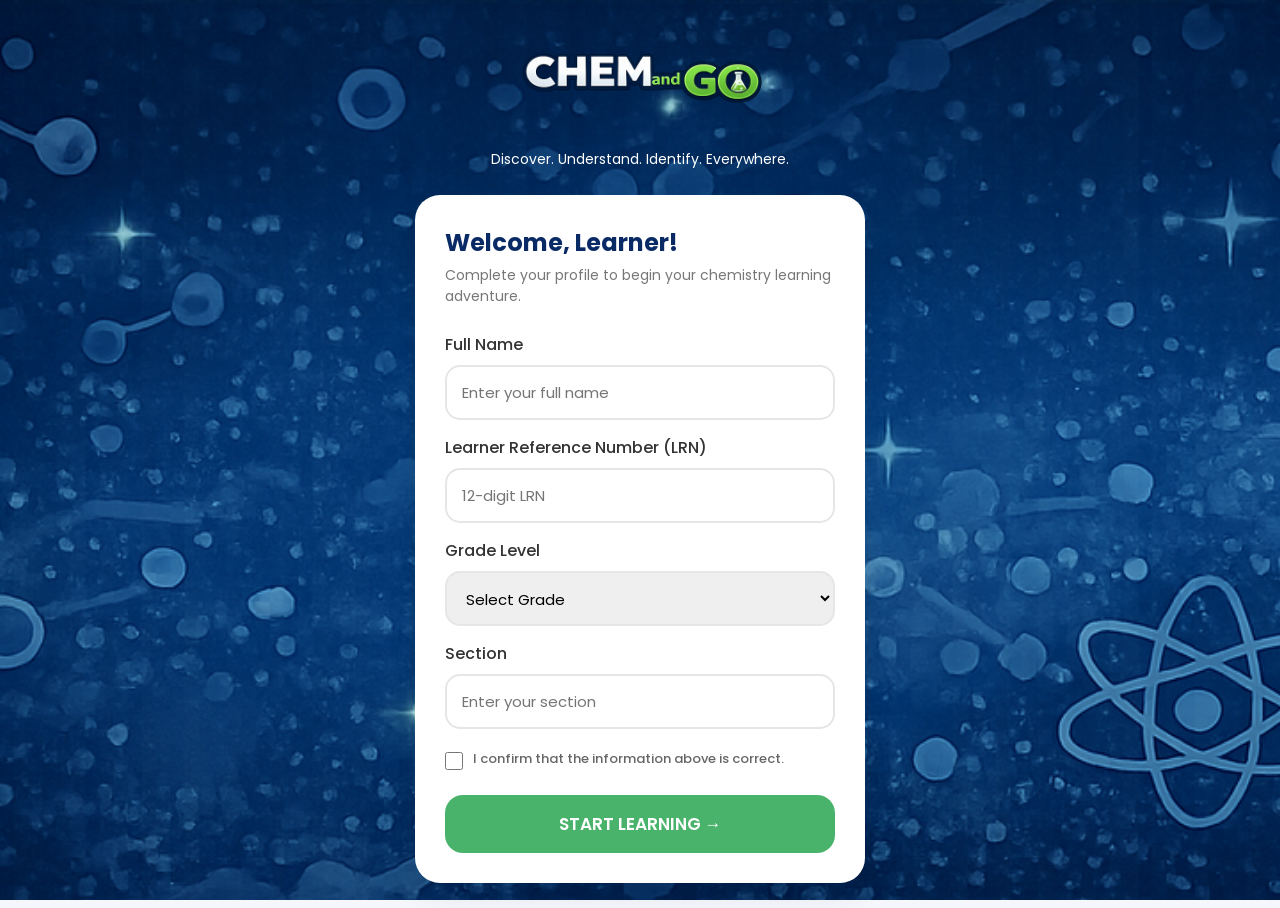
<file: settings.html>
<!DOCTYPE html>
<html lang="en">
<head>
    <meta charset="UTF-8">
    <meta name="viewport" content="width=device-width, initial-scale=1.0">
    <title>Settings | CHEM & GO</title>
    <link rel="stylesheet" href="css/home.css">
    <link rel="stylesheet" href="css/mission.css"> <!-- Reusing mission styles for header -->
    <link rel="stylesheet" href="css/settings.css">
    <link rel="stylesheet" href="css/fonts.css">
    <link rel="stylesheet" href="css/fontawesome.min.css">
    <link rel="icon" type="image/x-icon" href="favicon.ico">
</head>
<body>

    <header class="hero">
        <button class="back-btn" onclick="window.location.href='home.html'">
            <i class="fa-solid fa-arrow-left"></i>
        </button>
        <h1>Settings</h1>
    </header>

    <main class="section" style="padding-bottom: 80px;">
        <!-- Student Summary -->
        <section class="settings-section">
            <h3 class="settings-title">Student Summary</h3>
            <div class="summary-card" aria-label="Student learning summary">
                <div class="summary-item summary-name">
                    <span>Complete Name</span>
                    <strong id="summaryName">—</strong>
                </div>
                <div class="summary-item">
                    <span>Grade Level</span>
                    <strong id="summaryGrade">—</strong>
                </div>
                <div class="summary-item">
                    <span>Section</span>
                    <strong id="summarySection">—</strong>
                </div>
                <div class="summary-item">
                    <span>Missions Completed</span>
                    <strong id="summaryMissions">0 / 6</strong>
                </div>
                <div class="summary-item">
                    <span>Total Earned XP</span>
                    <strong id="summaryXp">0 XP</strong>
                </div>
                <div class="summary-item">
                    <span>Badges Collected</span>
                    <strong id="summaryBadges">0</strong>
                </div>
            </div>

            <form class="summary-submit-form" method="POST" target="submissionFrame" action="https://script.google.com/macros/s/AKfycbwtoM8BMf7eQ3RTbcIgiOeYVjmQB554TnqqPB-XNyTBcN0759NRYqQSiWHDmnUQkIAxlQ/exec">
                <input type="hidden" name="completeName" id="submitName">
                <input type="hidden" name="gradeLevel" id="submitGrade">
                <input type="hidden" name="section" id="submitSection">
                <input type="hidden" name="missionsCompleted" id="submitMissions">
                <input type="hidden" name="totalEarnedXp" id="submitXp">
                <input type="hidden" name="badgesCollected" id="submitBadges">
                <button class="btn-submit" type="submit">
                    <i class="fa-solid fa-paper-plane"></i> Submit Summary
                </button>
            </form>
            <iframe class="submission-frame" name="submissionFrame" title="Summary submission status"></iframe>
        </section>

        <div id="summarySubmitLoading" class="status-modal" aria-hidden="true">
            <div class="status-modal-backdrop"></div>
            <div class="status-modal-card loading-state">
                <div class="status-loader"></div>
                <h3>Submitting summary</h3>
                <p>Please wait while your progress is being sent.</p>
            </div>
        </div>

        <div id="summaryErrorPopup" class="status-modal" aria-hidden="true">
            <div class="status-modal-backdrop"></div>
            <div class="status-modal-card error-state">
                <div class="status-icon error-icon"><i class="fa-solid fa-circle-xmark"></i></div>
                <h3>Submission failed</h3>
                <p id="summaryErrorMessage">We could not submit your summary right now.</p>
                <button id="closeErrorPopup" class="status-modal-button error-button" type="button">Try again</button>
            </div>
        </div>

        <div id="summarySuccessPopup" class="success-popup" aria-hidden="true">
            <div class="success-popup-card">
                <div class="success-check"><i class="fa-solid fa-check"></i></div>
                <h3>Summary submitted</h3>
                <p>Your progress has been sent successfully.</p>
                <button id="closeSuccessPopup" class="success-popup-close" type="button">Done</button>
            </div>
        </div>

        <!-- Avatar Selection -->
        <section class="settings-section">
            <h3 class="settings-title">Change Your Avatar</h3>
            <div class="avatar-grid" id="avatarGrid">
                <!-- Avatars will be loaded here by JavaScript -->
            </div>
        </section>

        <!-- Data Management -->
        <section class="settings-section">
            <h3 class="settings-title">Data Management</h3>
            <div class="settings-card">
                <h4>Reset All Progress</h4>
                <p>This will clear all your mission completions, badges, and XP. This action cannot be undone.</p>
                <button class="btn-danger" id="resetProgressBtn">Reset Progress</button>
            </div>
        </section>
    </main>

    <!-- ================= BOTTOM NAVIGATION ================= -->
    <nav class="bottom-nav">
        <div class="nav-item" data-page="home">
            <i class="fa-solid fa-house"></i> Home
        </div>
        <div class="nav-item" data-page="missions">
            <i class="fa-solid fa-book-open"></i> Missions
        </div>
        <div class="nav-item" data-page="progress">
            <i class="fa-solid fa-chart-line"></i> Progress
        </div>
        <div class="nav-item" data-page="resources">
            <i class="fa-solid fa-flask"></i> Resources
        </div>
        <div class="nav-item" data-page="about">
            <i class="fa-solid fa-circle-info"></i> About
        </div>
    </nav>

    <script src="js/settings.js"></script>
    <script src="js/navigation.js"></script>

</body>
</html>
</file>
<file: css/login.css>
*{
    margin:0;
    padding:0;
    box-sizing:border-box;
    font-family:'Poppins',sans-serif;
}

body{

    background:#f3f6fc;

    display:flex;

    justify-content:center;

    align-items:center;

    min-height:100vh;

    padding:25px;

}

.container{

    width:100%;

    max-width:450px;

}

.header{

    text-align:center;

    margin-bottom:25px;

}

.logo{

    width:95px;

    margin-bottom:10px;

}

.header h1{

    color:#0A2A66;

    font-size:34px;

    font-weight:700;

}

.header p{

    color:#666;

    font-size:14px;

}

.card{

    background:#fff;

    padding:30px;

    border-radius:25px;

    box-shadow:0 12px 30px rgba(0,0,0,.08);

}

.card h2{

    color:#0A2A66;

    margin-bottom:5px;

}

.subtitle{

    color:#777;

    margin-bottom:25px;

    font-size:14px;

}

label{

    display:block;

    margin-bottom:8px;

    margin-top:15px;

    color:#333;

    font-weight:500;

}

input,
select{

    width:100%;

    height:55px;

    border:2px solid #E6E6E6;

    border-radius:15px;

    padding:15px;

    font-size:15px;

    transition:.3s;

}

input:focus,
select:focus{

    border-color:#49B36B;

    outline:none;

}

.checkbox{

    display:flex;

    align-items:flex-start;

    gap:10px;

    margin-top:20px;

}

.checkbox input{

    width:18px;

    height:18px;

    margin-top:3px;

}

.checkbox label{

    margin:0;

    font-size:13px;

    color:#666;

}

button{

    width:100%;

    margin-top:25px;

    height:58px;

    border:none;

    background:#49B36B;

    color:white;

    font-size:17px;

    border-radius:18px;

    cursor:pointer;

    transition:.3s;

    font-weight:600;

}

button:hover{

    background:#389C58;

}
</file>
<file: css/fonts.css>
/* poppins-300 - latin */
@font-face {
  font-display: swap;
  font-family: 'Poppins';
  font-style: normal;
  font-weight: 300;
  src: url('../fonts/poppins-300.ttf') format('truetype');
}
/* poppins-regular - latin */
@font-face {
  font-display: swap;
  font-family: 'Poppins';
  font-style: normal;
  font-weight: 400;
  src: url('../fonts/poppins-400.ttf') format('truetype');
}
/* poppins-500 - latin */
@font-face {
  font-display: swap;
  font-family: 'Poppins';
  font-style: normal;
  font-weight: 500;
  src: url('../fonts/poppins-500.ttf') format('truetype');
}
/* poppins-600 - latin */
@font-face {
  font-display: swap;
  font-family: 'Poppins';
  font-style: normal;
  font-weight: 600;
  src: url('../fonts/poppins-600.ttf') format('truetype');
}
/* poppins-700 - latin */
@font-face {
  font-display: swap;
  font-family: 'Poppins';
  font-style: normal;
  font-weight: 700;
  src: url('../fonts/poppins-700.ttf') format('truetype');
}
</file>
<file: css/home.css>
/* ===========================================
   CHEM & GO
   Home Page Styles
=========================================== */

* {
    margin: 0;
    padding: 0;
    box-sizing: border-box;
    font-family: 'Poppins', sans-serif;
}

html {
    scroll-behavior: smooth;
}

body {
    background: linear-gradient(180deg, #edf3ff 0%, #f5f7fc 22%, #f4f7fb 100%);
    color: #1f2d3d;
    max-width: 430px;
    margin: auto;
    min-height: 100vh;
    overflow-x: hidden;
}

button,
.nav-item,
.icon-box,
.mission-card {
    transition: all 0.22s ease;
}

button:focus,
.nav-item:focus,
.icon-box:focus,
.mission-card:focus {
    outline: 3px solid rgba(33, 77, 158, 0.2);
    outline-offset: 2px;
}

.header {
    background: linear-gradient(180deg, #0b2a66 0%, #0d347b 100%);
    padding: 18px;
    border-bottom-left-radius: 28px;
    border-bottom-right-radius: 28px;
    box-shadow: 0 12px 30px rgba(11, 42, 102, 0.18);
}

.top-bar {
    display: flex;
    justify-content: space-between;
    align-items: center;
    margin-bottom: 18px;
}

.profile {
    display: flex;
    align-items: center;
    gap: 12px;
}

.profile img {
    width: 52px;
    height: 52px;
    border-radius: 50%;
    background: white;
    border: 2px solid rgba(255, 255, 255, 0.5);
    box-shadow: 0 8px 18px rgba(0, 0, 0, 0.18);
}

.profile h2 {
    color: white;
    font-size: 17px;
    font-weight: 700;
}

.profile p {
    color: #dfe9ff;
    font-size: 12.5px;
}

.actions {
    display: flex;
    gap: 12px;
}

.icon-box {
    display: flex;
    flex-direction: column;
    align-items: center;
    color: white;
    cursor: pointer;
    font-size: 10.5px;
    min-width: 52px;
    text-align: center;
}

.icon-box i {
    width: 40px;
    height: 40px;
    background: rgba(255, 255, 255, 0.08);
    border: 1px solid rgba(255, 255, 255, 0.12);
    border-radius: 14px;
    display: flex;
    align-items: center;
    justify-content: center;
    margin-bottom: 5px;
    color: #ffd666;
    font-size: 18px;
}

.icon-box:hover,
.nav-item:hover,
.continue-btn:hover,
.mission-card:hover {
    transform: translateY(-2px);
}

.hero-card {
    background: linear-gradient(135deg, #09275d 0%, #153d86 100%);
    border-radius: 24px;
    padding: 20px;
    display: flex;
    justify-content: space-between;
    align-items: center;
    overflow: hidden;
    position: relative;
    box-shadow: 0 12px 30px rgba(9, 39, 93, 0.28);
}

.hero-card::before {
    content: "";
    position: absolute;
    inset: 0;
    background: url("../missions/chemistry-bg.png");
    opacity: 0.12;
    background-size: cover;
    pointer-events: none;
}

.hero-left {
    width: 58%;
    position: relative;
    z-index: 2;
}

.hero-logo {
    width: 220px;
    max-width: 100%;
    margin-bottom: 12px;
}

.hero-left h3 {
    color: white;
    font-size: 23px;
    line-height: 1.28;
    margin-bottom: 10px;
    font-weight: 700;
}

.hero-left h3 span {
    color: #f7c948;
}

.hero-left p {
    color: #dfeaff;
    font-size: 12.5px;
    line-height: 1.6;
}

.hero-right {
    position: absolute;
    right: 20px;
    bottom: 0;
    z-index: 2;
    display: flex;
    justify-content: flex-end;
}

.hero-right img {
    width: 220px;
    filter: drop-shadow(0 12px 20px rgba(0, 0, 0, 0.2));
}

.section {
    padding: 18px;
    padding-bottom: 90px;
}

.progress-wrapper {
    display: flex;
    gap: 15px;
    margin-bottom: 18px;
}

.progress-card,
.continue-card,
.stat-chip,
.mission-card {
    box-shadow: 0 8px 20px rgba(15, 46, 96, 0.08);
}

.progress-card {
    flex: 1;
    background: linear-gradient(180deg, rgba(255,255,255,0.98) 0%, rgba(245,249,255,0.96) 100%);
    padding: 18px;
    border-radius: 20px;
    border: 1px solid rgba(149, 171, 203, 0.2);
}

.progress-header {
    display: flex;
    justify-content: space-between;
    align-items: center;
    margin-bottom: 10px;
}

.progress-card h3 {
    color: #27364d;
    font-size: 18px;
    font-weight: 700;
}

.xp-pill {
    display: inline-flex;
    align-items: center;
    gap: 6px;
    background: #fff4d0;
    color: #8d6500;
    border-radius: 999px;
    padding: 6px 10px;
    font-size: 11px;
    font-weight: 700;
}

.progress-bar {
    width: 100%;
    height: 12px;
    background: #edf2f9;
    border-radius: 50px;
    overflow: hidden;
    margin: 12px 0 15px;
    border: 1px solid rgba(116, 136, 170, 0.15);
}

.progress {
    height: 100%;
    width: 35%;
    background: linear-gradient(90deg, #49b36b 0%, #7ed38c 100%);
    border-radius: 50px;
    box-shadow: 0 5px 10px rgba(73, 179, 107, 0.28);
}

.stats {
    display: flex;
    justify-content: space-between;
    margin-top: 10px;
}

.stats small {
    color: #78869d;
    font-size: 11px;
    text-transform: uppercase;
    letter-spacing: 0.04em;
}

.stats strong {
    color: #2d7e4d;
    font-size: 18px;
    letter-spacing: -0.03em;
}

.continue-card {
    background: linear-gradient(180deg, #edf9f0 0%, #f7fdf8 100%);
    border: 1px solid rgba(73, 179, 107, 0.18);
    border-radius: 20px;
    padding: 18px;
    flex: 0.88;
}

.continue-card h4 {
    color: #2d7e4d;
    margin-bottom: 10px;
    font-size: 16px;
    font-weight: 700;
}

.continue-card p {
    font-size: 14px;
    line-height: 1.5;
    color: #3d4b5e;
}

.continue-btn {
    margin-top: 15px;
    width: 100%;
    height: 44px;
    border: none;
    border-radius: 50px;
    background: linear-gradient(135deg, #49b36b 0%, #3b9b5c 100%);
    color: white;
    font-weight: 700;
    cursor: pointer;
    box-shadow: 0 10px 18px rgba(73, 179, 107, 0.22);
}

.quick-stats {
    display: flex;
    gap: 12px;
    margin: 0 0 18px;
}

.stat-chip {
    flex: 1;
    background: white;
    border-radius: 18px;
    padding: 12px 14px;
    display: flex;
    align-items: center;
    gap: 12px;
    border: 1px solid rgba(149, 171, 203, 0.15);
}

.stat-chip i {
    width: 34px;
    height: 34px;
    display: flex;
    align-items: center;
    justify-content: center;
    border-radius: 12px;
    background: #edf3ff;
    color: #214d9e;
}

.stat-chip .label {
    display: block;
    color: #7a879b;
    font-size: 11px;
    margin-bottom: 2px;
}

.stat-chip strong {
    color: #26364d;
    font-size: 14px;
}

.title {
    font-size: 22px;
    font-weight: 700;
    color: #27364d;
    margin-bottom: 15px;
}

.mission-grid {
    display: grid;
    grid-template-columns: repeat(2, 1fr);
    gap: 15px;
}

.mission-card {
    background: linear-gradient(180deg, #ffffff 0%, #f9fbff 100%);
    border-radius: 20px;
    padding: 15px;
    text-align: center;
    border: 1px solid rgba(149, 171, 203, 0.2);
    display: flex;
    flex-direction: column;
    min-height: 220px;
    cursor: pointer;
}

.mission-card:hover {
    transform: translateY(-4px);
    box-shadow: 0 12px 24px rgba(26, 48, 91, 0.12);
}

.mission-card.disabled {
    opacity: 0.72;
    cursor: not-allowed;
}

.mission-number {
    width: 35px;
    height: 35px;
    background: linear-gradient(135deg, #49b36b 0%, #60cb83 100%);
    color: white;
    border-radius: 12px;
    display: flex;
    justify-content: center;
    align-items: center;
    font-weight: 700;
    margin-bottom: 10px;
    box-shadow: 0 10px 16px rgba(73, 179, 107, 0.2);
}

.mission-card img {
    width: 78px;
    margin: 10px auto 12px;
    border-radius: 16px;
}

.mission-card h4 {
    font-size: 16px;
    color: #27364d;
    margin-bottom: 8px;
    font-weight: 700;
}

.mission-card p {
    font-size: 13px;
    color: #65738a;
    min-height: 42px;
    line-height: 1.5;
}

.status {
    margin-top: auto;
    padding: 9px 12px;
    border-radius: 50px;
    color: white;
    font-size: 12px;
    font-weight: 700;
    letter-spacing: 0.02em;
}

.completed {
    background: linear-gradient(135deg, #49b36b 0%, #35a566 100%);
}

.progressing {
    background: linear-gradient(135deg, #f5a623 0%, #f7bb46 100%);
}

.locked {
    background: #b7c1ce;
}

.bottom-nav {
    position: fixed;
    bottom: 0;
    left: 50%;
    transform: translateX(-50%);
    width: 100%;
    max-width: 430px;
    background: rgba(255,255,255,0.94);
    backdrop-filter: blur(10px);
    display: flex;
    justify-content: space-around;
    padding: 10px 0 14px;
    box-shadow: 0 -5px 20px rgba(36, 53, 83, 0.12);
    border-top-left-radius: 22px;
    border-top-right-radius: 22px;
    border-top: 1px solid rgba(149, 171, 203, 0.2);
}

.nav-item {
    text-align: center;
    color: #7a879b;
    font-size: 12px;
    cursor: pointer;
    display: flex;
    flex-direction: column;
    align-items: center;
    gap: 4px;
    min-width: 54px;
    border-radius: 12px;
    padding: 6px 2px;
}

.nav-item i {
    display: block;
    font-size: 19px;
    margin-bottom: 0;
}

.nav-item.active {
    color: #214d9e;
    background: #edf3ff;
}

@media (max-width: 380px) {
    .hero {
        flex-direction: column;
        text-align: center;
    }
    .hero-text {
        width: 100%;
    }
    .hero img {
        margin-top: 15px;
        width: 130px;
    }
    .progress-wrapper {
        flex-direction: column;
    }
}

@media (max-width: 430px) {
    .hero-card {
        flex-direction: column;
        text-align: center;
    }
    .hero-left, .hero-right {
        width: 100%;
    }
    .hero-right {
        position: relative;
        right: auto;
        bottom: auto;
        margin-top: 20px;
    }
    .hero-logo {
        margin: 0 auto 15px;
    }
    .progress-wrapper {
        flex-direction: column;
    }
}

@media (min-width: 768px) {
    body {
        max-width: none;
    }

    .header,
    .section,
    .bottom-nav {
        max-width: 960px;
        margin-left: auto;
        margin-right: auto;
    }

    .mission-grid {
        grid-template-columns: repeat(3, 1fr);
    }

    .bottom-nav {
        border-radius: 50px;
        bottom: 15px;
    }

    main.section {
        padding-bottom: 80px !important;
    }
}
</file>
<file: css/badges.css>
/*====================================
    BADGES PAGE
=====================================*/

.badges-header {
    background:
        linear-gradient(rgba(11, 42, 102, .86), rgba(11, 42, 102, .86)),
        url("../missions/chemistry-bg.png") center / cover;
}

.badge-grid {
    display: grid;
    grid-template-columns: repeat(auto-fit, minmax(150px, 1fr));
    gap: 20px;
    padding: 20px;
}

.badge-card {
    background: white;
    border-radius: 20px;
    padding: 15px;
    text-align: center;
    box-shadow: 0 5px 15px rgba(0,0,0,.08);
    transition: transform 0.3s ease;
}

.badge-card:hover {
    transform: translateY(-5px);
}

.badge-card img {
    width: 100px;
    height: 100px;
    object-fit: contain;
    margin-bottom: 10px;
}

.badge-card h4 {
    font-size: 16px;
    color: #333;
    margin-bottom: 5px;
}

.badge-card p {
    font-size: 13px;
    color: #666;
    min-height: 36px; /* Ensure consistent height */
}

/* Locked badge styles */
.badge-card.locked {
    opacity: 0.6;
    filter: grayscale(100%);
    cursor: not-allowed;
}
</file>
<file: css/mission.css>
/*====================================
    GLOBAL
=====================================*/

*{
    margin:0;
    padding:0;
    box-sizing:border-box;
}

body{

    font-family:'Poppins',sans-serif;

    background:#f4f7fb;

    color:#333;

    padding-bottom:90px;

}

.mission-complete-modal {
    position: fixed;
    inset: 0;
    display: flex;
    align-items: center;
    justify-content: center;
    z-index: 9999;
    opacity: 0;
    pointer-events: none;
    transition: opacity 0.25s ease;
}

.mission-complete-modal.show {
    opacity: 1;
    pointer-events: auto;
}

.mission-complete-modal.closing {
    opacity: 0;
}

.mission-complete-backdrop {
    position: absolute;
    inset: 0;
    background: rgba(8, 22, 49, 0.58);
    backdrop-filter: blur(3px);
}

.mission-complete-card {
    position: relative;
    width: min(88vw, 360px);
    background: linear-gradient(180deg, #ffffff 0%, #f8fbff 100%);
    border-radius: 28px;
    padding: 34px 22px 22px;
    text-align: center;
    box-shadow: 0 20px 45px rgba(12, 22, 39, 0.28);
    border: 1px solid rgba(33, 77, 158, 0.12);
    overflow: hidden;
}

.confetti-wrap {
    position: absolute;
    inset: 0;
    overflow: hidden;
    pointer-events: none;
}

.confetti-piece {
    position: absolute;
    top: -18px;
    width: 10px;
    height: 18px;
    background: var(--color);
    border-radius: 999px;
    opacity: 0.95;
    transform: rotate(var(--rotation));
    animation: confettiFall var(--duration) ease-in-out var(--delay) forwards;
}

@keyframes confettiFall {
    0% {
        transform: translate3d(0, -10px, 0) rotate(var(--rotation));
        opacity: 0;
    }
    12% {
        opacity: 1;
    }
    100% {
        transform: translate3d(0, 220px, 0) rotate(calc(var(--rotation) + 180deg));
        opacity: 0;
    }
}

.badge-icon {
    width: 88px;
    height: 88px;
    margin: 0 auto 12px;
    border-radius: 50%;
    display: flex;
    align-items: center;
    justify-content: center;
    background: linear-gradient(135deg, #fff4c6 0%, #ffd765 100%);
    box-shadow: 0 12px 24px rgba(255, 190, 51, 0.35);
    overflow: hidden;
}

.badge-icon img {
    width: 100%;
    height: 100%;
    object-fit: cover;
    display: block;
}

.eyebrow {
    font-size: 12px;
    letter-spacing: 0.12em;
    text-transform: uppercase;
    color: #5d6a7f;
    margin-bottom: 8px;
}

.mission-complete-card h3 {
    color: #0d2b58;
    font-size: 28px;
    margin-bottom: 10px;
}

.badge-message {
    color: #51627c;
    font-size: 14px;
    line-height: 1.5;
    margin-bottom: 18px;
}

.mission-complete-btn {
    border: none;
    background: linear-gradient(135deg, #49b36b 0%, #319e5d 100%);
    color: #fff;
    border-radius: 50px;
    width: 100%;
    height: 46px;
    font-weight: 700;
    cursor: pointer;
    box-shadow: 0 12px 20px rgba(73, 179, 107, 0.25);
}

/*====================================
    HERO
=====================================*/

.hero{

    background:linear-gradient(135deg,#0B4F9C,#0A3B73);

    color:#fff;

    text-align:center;

    padding:28px 20px 30px;

    border-bottom-left-radius:30px;

    border-bottom-right-radius:30px;

    position:relative;

    box-shadow:0 10px 25px rgba(0,0,0,.12);

}

/* Decorative background for hero sections */
.hero::before {
    content: "";
    position: absolute;
    inset: 0;
    background: url("../missions/chemistry-bg.png");
    background-size: cover;
    opacity: 0.12;
    pointer-events: none;
    /* Match the parent's border-radius */
    border-bottom-left-radius: 30px;
    border-bottom-right-radius: 30px;
}

.back-btn{

    position:absolute;

    left:18px;

    top:18px;

    width:42px;

    height:42px;

    border:none;

    border-radius:50%;

    background:rgba(255,255,255,.15);

    color:#fff;

    font-size:18px;

    cursor:pointer;

    transition:.3s;

}

.back-btn:hover{

    background:#fff;

    color:#0B4F9C;

}

.clear-storage-btn {
    position: absolute;
    top: 18px;
    right: 18px;
    border: 1px solid rgba(255, 255, 255, .35);
    border-radius: 9px;
    padding: 9px 11px;
    background: rgba(255, 255, 255, .12);
    color: #fff;
    font: inherit;
    font-size: 11px;
    font-weight: 700;
    cursor: pointer;
}

.clear-storage-btn:hover {
    background: #fff;
    color: #0B4F9C;
}

.mission-icon{

    width:110px;

    margin:15px auto;

    display:block;

}

.hero h1{

    font-size:28px;

    font-weight:700;

}

.hero h2{

    font-size:22px;

    margin-top:6px;

    font-weight:600;

}

.hero p{

    margin-top:10px;

    opacity:.95;

    font-size:14px;

    max-width:320px;

    margin-inline:auto;

    line-height:1.6;

}

/*====================================
    PROGRESS
=====================================*/

.progress-card{

    background:#fff;

    margin:20px;

    padding:20px;

    border-radius:20px;

    box-shadow:0 5px 15px rgba(0,0,0,.08);

}

.progress-header{

    display:flex;

    justify-content:space-between;

    align-items:center;

    margin-bottom:12px;

    font-weight:600;

}

.progress-bar{

    height:12px;

    background:#e3e8ef;

    border-radius:50px;

    overflow:hidden;

}

.progress-fill{

    width:0%;

    height:100%;

    background:linear-gradient(90deg,#2ecc71,#27ae60);

    border-radius:50px;

    transition:.4s;

}

/*====================================
    SECTION
=====================================*/

.content{

    margin:20px;

}

.content h3{

    margin-bottom:16px;

    font-size:20px;

    color:#0B4F9C;

}

.content h3 i{

    margin-right:8px;

}

/*====================================
    LESSON CARDS
=====================================*/

.lesson-card{

    background:#fff;

    border-radius:18px;

    display:flex;

    flex-direction:column;

    gap:12px;

    padding:18px;

    margin-bottom:15px;

    box-shadow:0 5px 15px rgba(0,0,0,.08);

    transition:.3s;

}

.lesson-main,
.activity-main{
    display:flex;
    align-items:center;
    width:100%;
    gap:15px;
    cursor:pointer;
}

.lesson-main {
    align-items: center;
}

.lesson-card:hover,
.activity-card:hover{

    transform:translateY(-4px);

}

.lesson-number{

    width:50px;

    height:50px;

    border-radius:50%;

    background:#0B4F9C;

    color:#fff;

    display:flex;

    justify-content:center;

    align-items:center;

    font-size:20px;

    font-weight:bold;

    flex-shrink:0;

}

.lesson-info,
.activity-card > div:nth-child(2),
.activity-main > div{

    flex:1;
    display:flex;
    flex-direction:column;
    justify-content:center;

}

.lesson-info h4{

    font-size:17px;

    margin-bottom:5px;

    line-height:1.35;

}

.lesson-info p{

    font-size:13px;

    color:#666;

    line-height:1.5;

    margin:0;

}

.lesson-main i:last-child,
.activity-main i:first-child{

    color:#0B4F9C;

    font-size:18px;

}

.lesson-details,
.activity-details{
    width:100%;
    border-top:1px solid #edf3fb;
    padding-top:12px;
    color:#4d5d73;
    line-height:1.6;
    font-size:14px;
}

.lesson-image {
    display: block;
    width: min(100%, 560px);
    max-height: 280px;
    margin: 0 auto 16px;
    object-fit: contain;
    border: 1px solid #dfeaf8;
    border-radius: 14px;
    background: #f5f9ff;
    padding: 8px;
    cursor: zoom-in;
    transition: transform 0.2s ease, box-shadow 0.2s ease;
}

.lesson-image:hover {
    transform: scale(1.015);
    box-shadow: 0 10px 22px rgba(13, 43, 88, 0.14);
}

.lesson-image-modal {
    position: fixed;
    inset: 0;
    z-index: 1000;
    display: flex;
    align-items: center;
    justify-content: center;
    padding: 28px;
    background: rgba(5, 20, 42, 0.82);
    cursor: zoom-out;
}

.lesson-image-modal img {
    max-width: min(100%, 1100px);
    max-height: 90vh;
    object-fit: contain;
    border-radius: 12px;
    background: #fff;
    padding: 10px;
    cursor: default;
}

.lesson-image-close {
    position: absolute;
    top: 18px;
    right: 22px;
    border: 0;
    background: transparent;
    color: #fff;
    font-size: 36px;
    line-height: 1;
    cursor: pointer;
}

.lesson-bullets {
    list-style: none;
    padding-left: 0;
    margin: 0 0 12px;
    display: grid;
    gap: 10px;
}

.lesson-bullets li {
    position: relative;
    padding-left: 20px;
    color: #42556f;
}

.lesson-bullets li::before {
    content: "•";
    position: absolute;
    left: 0;
    color: #0b4f9c;
    font-size: 18px;
    line-height: 1;
    top: 2px;
}

.lesson-highlight {
    color: #0b4f9c;
    font-weight: 700;
}

.complete-btn{
    display:inline-flex;
    align-items:center;
    justify-content:center;
    margin-top:12px;
    border:none;
    border-radius:999px;
    background:linear-gradient(135deg, #2bb673 0%, #1d9c64 100%);
    color:#fff;
    font-weight:700;
    padding:12px 20px;
    min-width:170px;
    cursor:pointer;
    box-shadow:0 10px 18px rgba(43, 182, 115, 0.25);
    transition:transform 0.2s ease, box-shadow 0.2s ease, opacity 0.2s ease;
}

.complete-btn:hover{
    transform:translateY(-1px);
    box-shadow:0 12px 20px rgba(43, 182, 115, 0.3);
}

.complete-btn:disabled,
.complete-btn.completed{
    background:linear-gradient(135deg, #7aa8a1 0%, #5b8d8a 100%);
    cursor:default;
    opacity:0.95;
    box-shadow:none;
}

@media (max-width: 768px) {
    .lesson-card {
        padding: 16px;
    }

    .lesson-main {
        align-items: center;
        gap: 12px;
    }

    .lesson-number {
        width: 42px;
        height: 42px;
        font-size: 18px;
    }

    .lesson-info h4 {
        font-size: 1.05rem;
        line-height: 1.35;
    }

    .lesson-info p {
        font-size: 0.82rem;
    }

    .lesson-bullets {
        gap: 8px;
    }

    .lesson-bullets li {
        padding-left: 18px;
        line-height: 1.5;
        overflow-wrap: anywhere;
    }

    .lesson-bullets li::before {
        font-size: 16px;
        top: 4px;
    }

    .complete-btn {
        width: 100%;
        min-width: 0;
    }
}

@media (max-width: 520px) {
    .lesson-main {
        flex-wrap: wrap;
    }

    .lesson-info {
        width: calc(100% - 54px);
    }

    .lesson-bullets li {
        padding-left: 16px;
        font-size: 0.92rem;
    }
}

/*====================================
    LOCKED
=====================================*/

.locked{

    opacity:.6;

}

.locked .lesson-number{

    background:#9aa5b1;

}

/*====================================
    ACTIVITY CARD
=====================================*/

.activity-card{

    background:#fff;

    display:flex;

    flex-direction:column;

    gap:12px;

    padding:18px;

    margin-bottom:15px;

    border-radius:18px;

    box-shadow:0 5px 15px rgba(0,0,0,.08);

    font-size:15px;

}

.activity-card i{

    color:#0B4F9C;

    font-size:20px;

    margin-right:10px;

}

.activity-card span{

    color:#888;

    font-size:13px;

}

.activity-main strong {
    color: #183d70;
    font-size: 16px;
    margin-bottom: 4px;
}

.activity-main small {
    color: #647791;
    font-size: 12px;
    line-height: 1.45;
}

.activity-details {
    background: #fbfdff;
}

.activity-details[hidden] {
    display: none;
}

.activity-card:not(.expanded) .activity-details,
.activity-card.locked .activity-details {
    display: none;
}

.activity-instruction {
    margin: 0 0 14px;
    color: #49627f;
}

.flashcard-stage {
    display: grid;
    justify-items: center;
    gap: 16px;
}

.reaction-flashcard {
    width: min(100%, 560px);
    min-height: 300px;
    padding: 0;
    border: 2px solid #bfd6ff;
    border-radius: 14px;
    background: #fff;
    color: #1d3d70;
    cursor: pointer;
    text-align: center;
    perspective: 900px;
    transition: border-color .2s ease, background .2s ease, transform .2s ease;
}

.reaction-flashcard:hover,
.reaction-flashcard.revealed {
    border-color: #3d82ff;
    background: #edf4ff;
    transform: translateY(-2px);
}

.flashcard-inner {
    position: relative;
    display: block;
    min-height: 300px;
    transform-style: preserve-3d;
    transition: transform .55s ease;
}

.reaction-flashcard.revealed .flashcard-inner {
    transform: rotateY(180deg);
}

.flashcard-face {
    position: absolute;
    inset: 16px;
    display: grid;
    place-items: center;
    font-size: 32px;
    font-weight: 700;
    line-height: 1.4;
    backface-visibility: hidden;
}

.flashcard-back {
    color: #0b704a;
    transform: rotateY(180deg);
}

.flashcard-controls {
    width: min(100%, 560px);
    display: flex;
    align-items: center;
    justify-content: space-between;
    gap: 16px;
}

.flashcard-nav {
    min-width: 100px;
    padding: 10px 16px;
    border: 1px solid #bfd6ff;
    border-radius: 8px;
    background: #fff;
    color: #1d3d70;
    cursor: pointer;
    font: inherit;
    font-weight: 700;
}

.flashcard-nav:disabled {
    cursor: not-allowed;
    opacity: .45;
}

.flashcard-count {
    color: #49627f;
    font-weight: 700;
}

.tap-reveal-list,
.guess-options,
.matching-types,
.matching-definitions {
    display: grid;
    gap: 10px;
}

.tap-reveal-item {
    display: grid;
    grid-template-columns: 1fr auto;
    align-items: center;
    gap: 12px;
    padding: 12px;
    border: 1px solid #dfeaf8;
    border-radius: 12px;
    background: #fff;
}

.tap-reveal-item strong,
.reaction-equation {
    grid-column: 1 / -1;
}

.tap-answer-actions {
    grid-column: 1 / -1;
    display: grid;
    grid-template-columns: minmax(0, 1fr) auto auto;
    gap: 8px;
}

.tap-answer-input {
    min-width: 0;
    padding: 10px 12px;
    border: 1px solid #bfd6ff;
    border-radius: 8px;
    color: #1d3d70;
    font: inherit;
}

.tap-answer-input:focus {
    outline: 2px solid rgba(61, 130, 255, .25);
    border-color: #3d82ff;
}

.tap-item-feedback {
    grid-column: 1 / -1;
    margin: 0;
    color: #49627f;
    font-size: 13px;
    font-weight: 600;
}

.tap-reveal-item.correct .tap-item-feedback {
    color: #0b704a;
}

.tap-reveal-item.incorrect .tap-item-feedback {
    color: #a93c3c;
}

.reaction-equation,
.guess-question strong {
    color: #0d2b58;
    font-weight: 800;
    font-size: 16px;
}

.reveal-answer {
    grid-column: 2 / -1;
    margin: 0;
    color: #0b704a;
    font-weight: 700;
}

.reveal-btn,
.check-answer-btn,
.activity-next-btn,
.activity-complete-btn {
    border: none;
    border-radius: 999px;
    padding: 10px 16px;
    background: #e8eefc;
    color: #204d8f;
    font-weight: 700;
    cursor: pointer;
}

.check-answer-btn {
    background: #e8eefc;
    color: #204d8f;
}

.reveal-btn:disabled,
.activity-complete-btn:disabled {
    opacity: .55;
    cursor: not-allowed;
}

.guess-question {
    display: grid;
    gap: 8px;
    margin-bottom: 14px;
    padding: 16px;
    border-radius: 14px;
    background: #edf4ff;
    color: #59708d;
}

.guess-choice {
    padding: 12px 14px;
    border: 2px solid #bfd6ff;
    border-radius: 12px;
    background: #fff;
    color: #1d3d70;
    font-weight: 700;
    cursor: pointer;
    text-align: left;
}

.guess-choice.correct,
.matching-type.matched,
.matching-definition.matched {
    border-color: #1fa76f;
    background: #ebfff5;
    color: #0b704a;
}

.guess-choice.incorrect {
    border-color: #d96161;
    background: #fff1f1;
    color: #a93c3c;
}

.activity-feedback {
    min-height: 22px;
    margin: 12px 0 0;
    color: #49627f;
    font-size: 13px;
}

.activity-complete-btn {
    margin-top: 10px;
    background: linear-gradient(135deg, #2bb673 0%, #1d9c64 100%);
    color: #fff;
}

.activity-reset-btn {
    margin-top: 10px;
    border: 1px solid #bfd6ff;
    border-radius: 999px;
    padding: 9px 16px;
    background: #fff;
    color: #204d8f;
    font-weight: 700;
    cursor: pointer;
}

.activity-summary {
    padding: 14px;
    border-radius: 14px;
    background: #edf4ff;
    color: #1d3d70;
    text-align: center;
}

.activity-summary h4 {
    margin-bottom: 6px;
}

.matching-board {
    display: grid;
    grid-template-columns: repeat(2, minmax(0, 1fr));
    gap: 16px;
}

.matching-board h5 {
    margin: 0 0 8px;
    color: #214f8d;
    text-transform: uppercase;
    letter-spacing: .08em;
    font-size: 11px;
}

.matching-type,
.matching-definition {
    width: 100%;
    height: 96px;
    padding: 12px;
    border: 2px solid #bfd6ff;
    border-radius: 12px;
    background: #fff;
    color: #1d3d70;
    font-weight: 700;
    cursor: pointer;
    display: flex;
    align-items: center;
    justify-content: center;
    text-align: center;
    line-height: 1.35;
}

.matching-definition {
    font-weight: 500;
}

.matching-type.selected {
    border-color: #3d82ff;
    box-shadow: 0 0 0 3px rgba(61, 130, 255, .15);
}

.matching-type:disabled,
.matching-definition:disabled,
.guess-choice:disabled {
    cursor: default;
}

@media (max-width: 620px) {
    .tap-answer-actions {
        grid-template-columns: 1fr;
    }

    .tap-reveal-item {
        grid-template-columns: 1fr auto;
    }

    .tap-reveal-item strong,
    .reaction-equation {
        grid-column: 1 / -1;
    }

    .matching-board {
        grid-template-columns: 1fr;
        gap: 12px;
    }

    .matching-type,
    .matching-definition {
        height: auto;
        min-height: 72px;
        padding: 10px;
        font-size: 14px;
        overflow-wrap: anywhere;
    }
}

.drag-sort-game {
    margin-top: 12px;
    padding: 14px 12px 0;
    border-radius: 16px;
    background: #f5f9ff;
    border: 1px solid #dfeaf8;
}

.drag-game-shell {
    display: grid;
    gap: 16px;
}

.drag-image-bank {
    display: grid;
    grid-template-columns: repeat(2, minmax(90px, 1fr));
    gap: 10px;
    min-height: 110px;
}

.drag-item {
    border: 2px dashed #bfd6ff;
    background: #fff;
    border-radius: 12px;
    padding: 8px;
    display: flex;
    align-items: center;
    justify-content: center;
    min-height: 92px;
    cursor: grab;
    -webkit-user-select: none;
    user-select: none;
    touch-action: manipulation;
    transition: transform 0.18s ease, border-color 0.18s ease, box-shadow 0.18s ease;
}

.drag-item img {
    max-width: 100%;
    max-height: 72px;
    object-fit: contain;
    border-radius: 10px;
}

.drag-item.dragging {
    opacity: 0.55;
    transform: scale(0.98);
}

.drag-item.selected {
    border-color: #3d82ff;
    box-shadow: 0 0 0 3px rgba(61, 130, 255, 0.18);
}

.drag-drop-zones {
    display: grid;
    grid-template-columns: repeat(2, minmax(120px, 1fr));
    gap: 10px;
}

.drop-zone {
    min-height: 160px;
    background: linear-gradient(180deg, #ffffff 0%, #f4f8ff 100%);
    border: 2px dashed #bfd6ff;
    border-radius: 16px;
    padding: 12px;
    display: flex;
    flex-direction: column;
    justify-content: flex-start;
    align-items: center;
    touch-action: manipulation;
    transition: border-color 0.18s ease, transform 0.18s ease, background 0.18s ease;
}

.drop-zone.over {
    border-color: #3d82ff;
    background: #edf4ff;
    transform: translateY(-1px);
}

.drop-zone h5 {
    margin-bottom: 10px;
    font-size: 13px;
    color: #214f8d;
    text-transform: uppercase;
    letter-spacing: 0.08em;
}

.drop-zone .drag-item {
    width: 100%;
    min-height: 88px;
    margin-bottom: 8px;
}

.drag-game-actions {
    display: flex;
    gap: 10px;
    flex-wrap: wrap;
}

.drag-check-btn,
.drag-reset-btn {
    border: none;
    border-radius: 999px;
    padding: 10px 14px;
    font-weight: 700;
    cursor: pointer;
}

.drag-check-btn {
    background: linear-gradient(135deg, #2bb673 0%, #1d9c64 100%);
    color: #fff;
}

.drag-check-btn:disabled {
    opacity: 0.5;
    cursor: not-allowed;
}

.drag-reset-btn {
    background: #e8eefc;
    color: #204d8f;
}

.drag-feedback {
    min-height: 22px;
    line-height: 1.5;
    font-size: 13px;
    margin: 0;
    color: #49627f;
}

.drag-feedback.success {
    color: #0f7e53;
    font-weight: 600;
}

.drag-feedback.error {
    color: #b33f3f;
    font-weight: 600;
}
.before-after-game {
    margin-top: 14px;
    padding: 14px 12px 0;
    border-radius: 16px;
    background: #f5f9ff;
    border: 1px solid #dfeaf8;
}

.before-after-card {
    display: grid;
    gap: 14px;
}

.before-after-header {
    font-size: 12px;
    color: #49627f;
    font-weight: 700;
    text-transform: uppercase;
    letter-spacing: 0.08em;
}

.before-after-image-wrap {
    display: flex;
    align-items: center;
    justify-content: center;
    min-height: 180px;
    border-radius: 16px;
    background: #fff;
    border: 1px solid #dfeaf8;
    padding: 12px;
}

.before-after-image-wrap img {
    max-width: 100%;
    max-height: 220px;
    object-fit: contain;
    border-radius: 12px;
}

.before-after-options {
    display: grid;
    grid-template-columns: repeat(2, minmax(120px, 1fr));
    gap: 10px;
}

.before-after-choice {
    border: 2px solid #bfd6ff;
    border-radius: 12px;
    background: #fff;
    color: #1d3d70;
    font-weight: 700;
    padding: 12px 10px;
    cursor: pointer;
    transition: all 0.18s ease;
}

.before-after-choice.selected {
    border-color: #3d82ff;
    box-shadow: 0 0 0 3px rgba(61, 130, 255, 0.18);
}

.before-after-choice.correct {
    border-color: #1fa76f;
    background: #ebfff5;
    color: #0b704a;
}

.before-after-choice.incorrect {
    border-color: #d96161;
    background: #fff1f1;
    color: #a93c3c;
}

.before-after-actions {
    display: flex;
    gap: 10px;
    flex-wrap: wrap;
}

.before-after-check-btn,
.before-after-next-btn {
    border: none;
    border-radius: 999px;
    padding: 10px 14px;
    font-weight: 700;
    cursor: pointer;
}

.before-after-check-btn {
    background: linear-gradient(135deg, #2bb673 0%, #1d9c64 100%);
    color: #fff;
}

.before-after-check-btn:disabled {
    opacity: 0.5;
    cursor: not-allowed;
}

.before-after-next-btn {
    background: #e8eefc;
    color: #204d8f;
}

.before-after-feedback {
    min-height: 22px;
    font-size: 13px;
    margin: 0;
    color: #49627f;
}

.before-after-feedback.success {
    color: #0f7e53;
    font-weight: 600;
}

.before-after-feedback.error {
    color: #b33f3f;
    font-weight: 600;
}

.before-after-summary {
    text-align: center;
    padding: 12px 10px 18px;
    color: #1d3d70;
}

.before-after-score {
    font-weight: 700;
    font-size: 18px;
    margin-top: 8px;
}

.before-after-retry-btn {
    display: inline-flex;
    align-items: center;
    justify-content: center;
    width: fit-content;
    margin: 12px auto 0;
    padding: 12px 22px;
    border: 2px solid rgba(11, 79, 156, 0.15);
    border-radius: 999px;
    background: linear-gradient(135deg, #0b4f9c 0%, #2b79da 100%);
    color: #fff;
    font-weight: 800;
    font-size: 14px;
    letter-spacing: 0.02em;
    cursor: pointer;
    box-shadow: 0 8px 18px rgba(11, 79, 156, 0.2);
    transition: transform 0.18s ease, box-shadow 0.18s ease, filter 0.18s ease;
}

.before-after-retry-btn:hover {
    transform: translateY(-1px);
    filter: brightness(1.03);
    box-shadow: 0 10px 22px rgba(11, 79, 156, 0.24);
}

.evidence-hunt-game {
    margin-top: 14px;
    padding: 14px 12px 0;
    border-radius: 16px;
    background: #f5f9ff;
    border: 1px solid #dfeaf8;
}

.evidence-hunt-intro {
    background: #edf4ff;
    border: 1px solid #d7e6ff;
    border-radius: 12px;
    padding: 12px 14px;
    margin-bottom: 12px;
    color: #214f8d;
}

.evidence-hunt-intro strong {
    display: block;
    margin-bottom: 6px;
}

.evidence-hunt-card {
    display: grid;
    gap: 16px;
}

.evidence-hunt-header {
    display: flex;
    justify-content: space-between;
    align-items: center;
    font-size: 12px;
    text-transform: uppercase;
    letter-spacing: 0.08em;
    color: #49627f;
    font-weight: 700;
}

.evidence-hunt-score-badge {
    background: #e1ebfa;
    color: #0b4f9c;
    padding: 4px 10px;
    border-radius: 20px;
    font-size: 11px;
}

.evidence-hunt-score-badge strong {
    color: #1d3d70;
}

.evidence-hunt-image-wrap {
    display: flex;
    align-items: center;
    justify-content: center;
    min-height: 180px;
    border-radius: 16px;
    background: #fff;
    border: 1px solid #dfeaf8;
    padding: 12px;
}

.evidence-hunt-image-wrap img {
    max-width: 100%;
    max-height: 220px;
    object-fit: contain;
    border-radius: 12px;
}

.evidence-hunt-question-block {
    display: grid;
    gap: 10px;
}

.evidence-hunt-question {
    color: #1d3d70;
    font-weight: 600;
}

.evidence-hunt-options,
.evidence-hunt-boolean {
    display: grid;
    gap: 8px;
}

.evidence-hunt-choice,
.evidence-hunt-boolean-btn {
    border: 2px solid #bfd6ff;
    background: #fff;
    color: #1d3d70;
    border-radius: 12px;
    padding: 10px 12px;
    font-weight: 600;
    cursor: pointer;
    transition: all 0.18s ease;
}

.evidence-hunt-choice.selected,
.evidence-hunt-boolean-btn.selected {
    border-color: #3d82ff;
    box-shadow: 0 0 0 3px rgba(61, 130, 255, 0.18);
}

.evidence-hunt-choice:disabled,
.evidence-hunt-boolean-btn:disabled,
.evidence-hunt-submit-btn:disabled,
.evidence-hunt-next-btn:disabled,
.evidence-hunt-textarea:disabled {
    opacity: 0.72;
    cursor: default;
}

.evidence-hunt-textarea {
    width: 100%;
    border: 2px solid #bfd6ff;
    border-radius: 12px;
    padding: 12px;
    resize: vertical;
    min-height: 90px;
    font: inherit;
    color: #1d3d70;
    background: #fff;
}

.evidence-hunt-submit-btn,
.evidence-hunt-next-btn {
    border: none;
    border-radius: 999px;
    padding: 10px 16px;
    font-weight: 700;
    cursor: pointer;
}

.evidence-hunt-actions {
    display: flex;
    gap: 10px;
    align-items: center;
}

.evidence-hunt-actions > button {
    flex: 1;
}

.evidence-hunt-actions > button[hidden] {
    display: none;
}

.evidence-hunt-submit-btn {
    background: linear-gradient(135deg, #2bb673 0%, #1d9c64 100%);
    color: #fff;
}

.evidence-hunt-next-btn {
    background: #e8eefc;
    color: #204d8f;
}

.evidence-hunt-feedback {
    min-height: 22px;
    font-size: 13px;
    color: #49627f;
}

.evidence-hunt-feedback.success {
    color: #0f7e53;
    font-weight: 600;
}

.evidence-hunt-feedback.error {
    color: #b33f3f;
    font-weight: 600;
}

.evidence-hunt-feedback.warning {
    color: #a25d12;
    font-weight: 600;
}

.evidence-hunt-summary {
    text-align: center;
    display: grid;
    gap: 10px;
    padding: 12px 10px 18px;
    color: #1d3d70;
}

.evidence-hunt-summary h4 {
    font-size: 24px;
    color: #0d2b58;
}

.evidence-hunt-score {
    font-weight: 700;
    font-size: 20px;
}

.evidence-hunt-retry-btn {
    display: inline-flex;
    align-items: center;
    justify-content: center;
    width: fit-content;
    margin: 8px auto 0;
    padding: 12px 22px;
    border: 2px solid rgba(11, 79, 156, 0.15);
    border-radius: 999px;
    background: linear-gradient(135deg, #0b4f9c 0%, #2b79da 100%);
    color: #fff;
    font-weight: 800;
    font-size: 14px;
    letter-spacing: 0.02em;
    cursor: pointer;
    box-shadow: 0 8px 18px rgba(11, 79, 156, 0.2);
    transition: transform 0.18s ease, box-shadow 0.18s ease, filter 0.18s ease;
}

.evidence-hunt-retry-btn:hover {
    transform: translateY(-1px);
    filter: brightness(1.03);
    box-shadow: 0 10px 22px rgba(11, 79, 156, 0.24);
}

@media (max-width: 480px) {
    .evidence-hunt-options,
    .evidence-hunt-boolean {
        grid-template-columns: 1fr;
    }
}
/*====================================
    QUIZ
=====================================*/

.quiz-card{

    background:#fff;

    border-radius:18px;

    padding:20px;

    display:flex;

    justify-content:space-between;

    align-items:center;

    box-shadow:0 5px 15px rgba(0,0,0,.08);

}

.quiz-card h4{

    margin-bottom:6px;

}

.quiz-card p{

    font-size:13px;

    color:#666;

    line-height:1.5;

}

.quiz-card button{

    border:none;

    padding:12px 22px;

    border-radius:30px;

    background:#0B4F9C;

    color:#fff;

    font-weight:600;

    cursor:pointer;

}

#quizContainer {
    margin-top: 18px;
}

.mastery-builder {
    background: linear-gradient(180deg, #ffffff 0%, #f7fbff 100%);
    border: 1px solid #d6e5f6;
    border-radius: 24px;
    padding: 20px 18px 22px;
    box-shadow: 0 12px 28px rgba(13, 43, 88, 0.08);
}

.mastery-builder-header {
    display: flex;
    align-items: flex-start;
    justify-content: space-between;
    gap: 18px;
}

.mastery-eyebrow,
.mastery-level {
    color: #2675d8;
    font-size: 11px;
    font-weight: 800;
    letter-spacing: .08em;
    text-transform: uppercase;
}

.mastery-builder h3 {
    margin: 4px 0 5px;
    color: #0d2b58;
    font-size: 1.45rem;
}

.mastery-builder-header p,
.mastery-context,
.mastery-question {
    color: #49627f;
    font-size: 13px;
    line-height: 1.55;
}

.mastery-builder-header p {
    margin: 0;
}

.mastery-stats {
    display: flex;
    gap: 8px;
    flex-wrap: wrap;
    justify-content: flex-end;
}

.mastery-stats span {
    padding: 8px 10px;
    border-radius: 9px;
    background: #edf4ff;
    color: #49627f;
    font-size: 11px;
    font-weight: 700;
    white-space: nowrap;
}

.mastery-stats strong {
    color: #17345f;
}

.mastery-progress {
    height: 8px;
    margin: 16px 0 14px;
    overflow: hidden;
    border-radius: 999px;
    background: #e6eef9;
}

#masteryProgressFill {
    height: 100%;
    width: 0;
    background: linear-gradient(90deg, #2675d8, #56b982);
    transition: width .25s ease;
}

.mastery-context {
    margin: 10px 0;
    padding: 12px;
    border-left: 4px solid #3d82ff;
    border-radius: 10px;
    background: #edf4ff;
}

.mastery-question {
    margin: 12px 0 18px;
    color: #17345f;
    font-size: 15px;
    font-weight: 800;
}

.mastery-section-title {
    margin: 18px 0 9px;
    color: #214f8d;
    font-size: 12px;
    letter-spacing: .06em;
    text-transform: uppercase;
}

.mastery-reaction-board {
    display: flex;
    align-items: center;
    justify-content: center;
    gap: 9px;
    flex-wrap: wrap;
    padding: 14px;
    border-radius: 14px;
    background: #f0f6ff;
}

.mastery-drop-zone {
    min-width: 120px;
    min-height: 62px;
    padding: 8px;
    border: 2px dashed #9fc1f4;
    border-radius: 10px;
    background: #fff;
    color: #647791;
    font: inherit;
    font-size: 12px;
    cursor: pointer;
}

.mastery-drop-zone.active,
.mastery-drop-zone:focus-visible {
    border-color: #2675d8;
    background: #edf4ff;
    outline: none;
}

.mastery-drop-zone.filled {
    border-style: solid;
    border-color: #56b982;
    color: #17345f;
}

.mastery-drop-zone strong,
.mastery-drop-zone span {
    display: block;
}

.mastery-drop-zone strong {
    font-size: 15px;
}

.mastery-drop-zone span {
    margin-top: 3px;
    font-size: 10px;
}

.mastery-operator {
    display: inline-flex;
    align-items: center;
    justify-content: center;
    align-self: stretch;
    color: #2675d8;
    font-size: 24px;
    font-weight: 800;
    line-height: 1;
}

.mastery-type-buttons,
.mastery-cards {
    display: grid;
    grid-template-columns: repeat(5, minmax(0, 1fr));
    gap: 8px;
}

.mastery-type-buttons button,
.mastery-card {
    min-width: 0;
    border: 1px solid #c8d9f0;
    border-radius: 9px;
    background: #fff;
    color: #204d8f;
    font: inherit;
    font-size: 12px;
    font-weight: 800;
    cursor: pointer;
}

.mastery-type-buttons button {
    min-height: 44px;
    padding: 8px;
}

.mastery-type-buttons button:hover,
.mastery-card:hover,
.mastery-card.selected {
    border-color: #3d82ff;
    background: #edf4ff;
}

.mastery-type-buttons button.correct {
    border-color: #56b982;
    background: #effbf4;
    color: #16734a;
}

.mastery-type-buttons button.wrong {
    border-color: #d76161;
    background: #fff0f0;
    color: #b23b3b;
}

.mastery-card {
    display: grid;
    gap: 4px;
    padding: 10px 7px;
    cursor: grab;
}

.mastery-card strong {
    color: #17345f;
    font-size: 15px;
}

.mastery-card span {
    color: #647791;
    font-size: 10px;
    line-height: 1.2;
}

.mastery-feedback {
    min-height: 22px;
    margin: 14px 0 0;
    color: #49627f;
    font-size: 13px;
    font-weight: 700;
}

.mastery-feedback.success {
    color: #16734a;
}

.mastery-feedback.error {
    color: #b23b3b;
}

.mastery-next,
.mastery-finish {
    margin-top: 12px;
    border: 0;
    border-radius: 9px;
    padding: 10px 15px;
    background: #2675d8;
    color: #fff;
    font: inherit;
    font-size: 13px;
    font-weight: 800;
    cursor: pointer;
}

.mastery-result {
    padding: 24px 12px 8px;
    text-align: center;
    color: #49627f;
}

.mastery-result h3 {
    margin-bottom: 10px;
}

.mastery-final-score {
    display: block;
    margin: 10px 0;
    color: #2675d8;
    font-size: 36px;
}

@media (max-width: 620px) {
    .mastery-builder-header {
        display: block;
    }

    .mastery-stats {
        justify-content: flex-start;
        margin-top: 12px;
    }

    .mastery-type-buttons,
    .mastery-cards {
        grid-template-columns: repeat(2, minmax(0, 1fr));
    }

    .mastery-drop-zone {
        min-width: 100px;
        flex: 1 1 100px;
    }
}

.quiz-box {
    background: linear-gradient(180deg, #ffffff 0%, #f9fbff 100%);
    border: 1px solid rgba(17, 77, 146, 0.12);
    border-radius: 24px;
    box-shadow: 0 12px 28px rgba(13, 43, 88, 0.08);
    padding: 20px 18px 18px;
}

#quiz-header {
    margin-bottom: 16px;
}

#quiz-header h3 {
    font-size: 1.45rem;
    color: #0d2b58;
    margin-bottom: 6px;
}

#quiz-header p {
    font-size: 0.88rem;
    color: #59708d;
}

#question-container {
    margin-bottom: 18px;
}

.assessment-case-image {
    display: block;
    width: 100%;
    max-height: 520px;
    margin-bottom: 16px;
    border: 1px solid #d5e4f7;
    border-radius: 16px;
    background: #edf4ff;
    object-fit: contain;
}

.assessment-case-title {
    margin: 0 0 6px;
    color: #0d2b58;
    font-size: 1.2rem;
}

.assessment-case-description,
.assessment-case-question {
    color: #1b2e46;
    line-height: 1.55;
}

.assessment-case-question {
    font-weight: 700;
}

.assessment-evidence-label {
    display: block;
    margin: 12px 0 6px;
    color: #274668;
    font-size: 13px;
    font-weight: 700;
}

.assessment-evidence {
    width: 100%;
    min-height: 58px;
    padding: 9px 11px;
    border: 1px solid #bfd6ff;
    border-radius: 10px;
    color: #1b2e46;
    font: inherit;
    resize: vertical;
}

#question-text {
    font-size: 1.05rem;
    line-height: 1.6;
    color: #1b2e46;
    font-weight: 600;
    background: rgba(11, 79, 156, 0.04);
    border-left: 4px solid #0b4f9c;
    border-radius: 12px;
    padding: 14px 16px;
}

#options-container {
    display: grid;
    gap: 12px;
}

.quiz-option {
    width: 100%;
    padding: 12px 16px;
    border-radius: 14px;
    border: 1.5px solid rgba(11, 79, 156, 0.12);
    background: #ffffff;
    color: #193b62;
    text-align: left;
    font-size: 0.96rem;
    font-weight: 600;
    cursor: pointer;
    transition: transform 0.18s ease, box-shadow 0.18s ease, border-color 0.18s ease, background 0.18s ease;
    box-shadow: 0 6px 16px rgba(15, 44, 84, 0.06);
    display: flex;
    align-items: center;
    gap: 14px;
}

.quiz-option:hover {
    border-color: rgba(11, 79, 156, 0.36);
    transform: translateY(-1px);
    box-shadow: 0 8px 18px rgba(11, 79, 156, 0.08);
}

.quiz-option.selected {
    background: linear-gradient(135deg, #eaf3ff 0%, #dfeeff 100%);
    border-color: #0b4f9c;
    color: #0d2b58;
    box-shadow: 0 8px 18px rgba(11, 79, 156, 0.12);
}

.quiz-option .option-letter {
    width: 40px;
    height: 40px;
    min-width: 40px;
    border-radius: 50%;
    display: inline-flex;
    align-items: center;
    justify-content: center;
    background: linear-gradient(135deg, #0b4f9c 0%, #2b79da 100%);
    color: #fff;
    font-weight: 800;
    box-shadow: 0 6px 14px rgba(11, 79, 156, 0.18);
    font-size: 0.95rem;
}

.quiz-option .option-text {
    flex: 1 1 auto;
}

.quiz-option.correct {
    background: linear-gradient(135deg, #1fc27b 0%, #0f9e57 100%);
    color: #ffffff;
    border-color: rgba(15, 150, 90, 0.18);
    box-shadow: 0 10px 22px rgba(15, 150, 90, 0.12);
}

.quiz-option.incorrect {
    background: #fff6f6;
    color: #7a2b2b;
    border-color: rgba(211, 97, 97, 0.18);
    box-shadow: 0 8px 18px rgba(217, 81, 81, 0.06);
}

#next-question-btn,
#finish-mission-btn {
    display: inline-flex;
    align-items: center;
    justify-content: center;
    min-width: 150px;
    margin-top: 18px;
    padding: 12px 22px;
    border: none;
    border-radius: 999px;
    background: linear-gradient(135deg, #0b4f9c 0%, #2f7fe8 100%);
    color: #fff;
    font-weight: 700;
    font-size: 0.95rem;
    letter-spacing: 0.02em;
    cursor: pointer;
    box-shadow: 0 10px 20px rgba(11, 79, 156, 0.2);
    transition: transform 0.18s ease, box-shadow 0.18s ease, filter 0.18s ease;
}

#next-question-btn:hover,
#finish-mission-btn:hover {
    transform: translateY(-1px);
    filter: brightness(1.03);
    box-shadow: 0 12px 24px rgba(11, 79, 156, 0.24);
}

#next-question-btn:disabled,
#finish-mission-btn:disabled {
    opacity: 0.55;
    cursor: not-allowed;
    transform: none;
    box-shadow: none;
}

#quiz-result {
    background: linear-gradient(180deg, #ffffff 0%, #f8fbff 100%);
    border: 1px solid rgba(17, 77, 146, 0.1);
    border-radius: 18px;
    padding: 20px 18px;
    margin-top: 14px;
    text-align: center;
}

#quiz-result h4 {
    color: #0d2b58;
    font-size: 1.5rem;
    margin-bottom: 8px;
}

#quiz-result p {
    color: #49627f;
    line-height: 1.6;
}

.xp-reward {
    display: inline-block;
    margin: 12px 0;
    padding: 8px 16px;
    border-radius: 999px;
    background: #fff2bf;
    color: #7c5600;
    font-weight: 800;
}

.quiz-card button:disabled{

    background:#b8c2cc;

    cursor:not-allowed;

}

.reaction-game {
    margin-top: 14px;
    padding: 16px;
    border: 1px solid #dfeaf8;
    border-radius: 16px;
    background: #f5f9ff;
}

.reaction-game-progress {
    margin-bottom: 12px;
    color: #214f8d;
    font-size: 12px;
    font-weight: 800;
    letter-spacing: .08em;
    text-transform: uppercase;
}

.reaction-prompt {
    display: grid;
    gap: 10px;
    margin-bottom: 16px;
    text-align: center;
}

.reaction-image-wrap {
    min-height: 190px;
    padding: 12px;
    border: 2px solid #bfd6ff;
    border-radius: 14px;
    background: #fff;
    display: grid;
    place-items: center;
}

.reaction-image-wrap img {
    max-width: 100%;
    max-height: 220px;
    object-fit: contain;
    border-radius: 10px;
}

.reaction-image-wrap.missing-image {
    color: #647791;
    font-size: 13px;
    font-weight: 700;
}

.reaction-prompt p {
    margin: 0;
    color: #30445f;
}

.reaction-options {
    display: grid;
    grid-template-columns: repeat(2, minmax(0, 1fr));
    gap: 8px;
    margin: 0 0 14px;
    padding: 0;
    border: 0;
}

.reaction-options legend {
    grid-column: 1 / -1;
    margin-bottom: 9px;
    color: #17345f;
    font-weight: 800;
}

.reaction-option {
    display: flex;
    align-items: center;
    gap: 9px;
    min-height: 44px;
    padding: 8px 10px;
    border: 1px solid #c8d9f0;
    border-radius: 10px;
    background: #fff;
    cursor: pointer;
    line-height: 1.25;
}

.reaction-option:has(input:checked) {
    border-color: #3d82ff;
    background: #edf4ff;
}

.reaction-option input {
    accent-color: #3d82ff;
    flex: 0 0 auto;
}

.reaction-option:focus-within {
    outline: 3px solid rgba(61, 130, 255, .2);
    outline-offset: 1px;
}

.reaction-submit {
    border: 0;
    border-radius: 9px;
    padding: 10px 15px;
    background: #2675d8;
    color: #fff;
    font: inherit;
    font-weight: 800;
    cursor: pointer;
}

.reaction-submit:disabled {
    opacity: .5;
    cursor: not-allowed;
}

.reaction-feedback {
    min-height: 22px;
    margin: 12px 0 0;
    font-size: 13px;
    font-weight: 700;
}

.reaction-feedback.success {
    color: #16734a;
}

.reaction-feedback.error {
    color: #b23b3b;
}

.reaction-game-complete {
    margin: 0;
    color: #16734a;
    font-weight: 800;
}

.reaction-memory-game {
    margin-top: 14px;
    padding: 14px;
    border: 1px solid #dfeaf8;
    border-radius: 16px;
    background: #f5f9ff;
}

.reaction-memory-status {
    display: flex;
    justify-content: space-between;
    gap: 12px;
    margin-bottom: 12px;
    color: #214f8d;
    font-size: 12px;
    font-weight: 800;
    letter-spacing: .04em;
    text-transform: uppercase;
}

.reaction-memory-status strong {
    color: #17345f;
}

.reaction-memory-board {
    width: min(100%, 620px);
    margin: 0 auto;
    display: grid;
    grid-template-columns: repeat(6, minmax(0, 1fr));
    gap: 8px;
}

.reaction-memory-card {
    aspect-ratio: 1;
    min-width: 0;
    padding: 0;
    border: 0;
    border-radius: 10px;
    background: transparent;
    color: #17345f;
    cursor: pointer;
    perspective: 700px;
}

.reaction-memory-card-inner {
    position: relative;
    display: block;
    width: 100%;
    height: 100%;
    transform-style: preserve-3d;
    transition: transform .3s ease;
}

.reaction-memory-card.flipped .reaction-memory-card-inner,
.reaction-memory-card.matched .reaction-memory-card-inner {
    transform: rotateY(180deg);
}

.reaction-memory-card-face {
    position: absolute;
    inset: 0;
    display: flex;
    align-items: center;
    justify-content: center;
    overflow: hidden;
    border-radius: 10px;
    backface-visibility: hidden;
}

.reaction-memory-card-back {
    border: 2px solid #9fc1f4;
    background: linear-gradient(135deg, #2675d8, #174d99);
    color: #fff;
    font-size: 24px;
    font-weight: 800;
}

.reaction-memory-card-front {
    padding: 5px;
    border: 2px solid #bfd6ff;
    background: #fff;
    transform: rotateY(180deg);
}

.reaction-memory-card-front img {
    width: 100%;
    height: 100%;
    object-fit: contain;
    border-radius: 6px;
}

.reaction-memory-type {
    padding: 4px;
    font-size: 11px;
    font-weight: 800;
    line-height: 1.15;
    text-align: center;
}

.reaction-memory-card:focus-visible {
    outline: 3px solid rgba(61, 130, 255, .35);
    outline-offset: 2px;
}

.reaction-memory-card.matched .reaction-memory-card-front {
    border-color: #56b982;
    background: #effbf4;
}

.reaction-memory-reset {
    margin-top: 12px;
    border: 0;
    border-radius: 9px;
    padding: 9px 13px;
    background: #e8eefc;
    color: #204d8f;
    font: inherit;
    font-size: 13px;
    font-weight: 800;
    cursor: pointer;
}

.reaction-memory-feedback {
    min-height: 20px;
    margin: 10px 0 0;
    font-size: 13px;
    font-weight: 700;
}

.reaction-memory-feedback.success {
    color: #16734a;
}

.reaction-speed-game {
    margin-top: 14px;
    padding: 14px;
    border: 1px solid #dfeaf8;
    border-radius: 16px;
    background: #f5f9ff;
}

.reaction-speed-intro {
    padding: 18px 12px 8px;
    text-align: center;
}

.reaction-speed-round-label {
    display: block;
    margin-bottom: 6px;
    color: #2675d8;
    font-size: 11px;
    font-weight: 800;
    letter-spacing: .08em;
    text-transform: uppercase;
}

.reaction-speed-intro h4 {
    margin: 0 0 7px;
    color: #17345f;
    font-size: 21px;
}

.reaction-speed-intro p {
    margin: 0 auto 16px;
    max-width: 360px;
    color: #49627f;
    font-size: 13px;
}

.reaction-speed-start,
.reaction-speed-option {
    border: 0;
    border-radius: 9px;
    padding: 10px 14px;
    font: inherit;
    font-size: 13px;
    font-weight: 800;
    cursor: pointer;
}

.reaction-speed-start {
    background: #2675d8;
    color: #fff;
}

.reaction-speed-reset {
    margin-left: 8px;
    border: 1px solid #c8d9f0;
    border-radius: 9px;
    padding: 9px 13px;
    background: #fff;
    color: #204d8f;
    font: inherit;
    font-size: 12px;
    font-weight: 800;
    cursor: pointer;
}

.reaction-speed-header {
    display: flex;
    align-items: center;
    justify-content: space-between;
    gap: 12px;
    margin-bottom: 12px;
    color: #17345f;
}

.reaction-speed-header strong {
    display: block;
    font-size: 13px;
}

.reaction-speed-timer {
    display: inline-flex;
    align-items: center;
    gap: 5px;
    min-width: 58px;
    justify-content: center;
    padding: 7px 9px;
    border-radius: 9px;
    background: #fff2bf;
    color: #7c5600;
    font-weight: 800;
}

.reaction-speed-header .reaction-speed-reset {
    margin-left: 0;
    padding: 7px 9px;
}

.reaction-speed-image-wrap {
    display: grid;
    place-items: center;
    height: 208px;
    padding: 12px;
    border: 2px solid #bfd6ff;
    border-radius: 14px;
    background: #fff;
}

.reaction-speed-image-wrap img {
    width: 100%;
    max-width: 300px;
    height: 100%;
    max-height: 100%;
    object-fit: contain;
    border-radius: 9px;
}

.reaction-speed-options {
    display: grid;
    grid-template-columns: repeat(2, minmax(0, 1fr));
    gap: 8px;
    margin-top: 12px;
}

.reaction-speed-option {
    min-height: 46px;
    border: 1px solid #c8d9f0;
    background: #fff;
    color: #204d8f;
}

.reaction-speed-option:hover:not(:disabled) {
    border-color: #3d82ff;
    background: #edf4ff;
}

.reaction-speed-option.correct {
    border-color: #56b982;
    background: #effbf4;
    color: #16734a;
}

.reaction-speed-option.incorrect {
    border-color: #d76161;
    background: #fff0f0;
    color: #b23b3b;
}

.reaction-speed-option:disabled {
    cursor: not-allowed;
}

.reaction-speed-feedback {
    min-height: 20px;
    margin: 10px 0 0;
    font-size: 13px;
    font-weight: 700;
}

.reaction-speed-feedback.success {
    color: #16734a;
}

.reaction-speed-feedback.error {
    color: #b23b3b;
}

.reaction-memory-toast {
    position: fixed;
    left: 50%;
    bottom: 28px;
    z-index: 10000;
    transform: translateX(-50%);
    padding: 11px 18px;
    border: 1px solid rgba(255, 255, 255, .35);
    border-radius: 999px;
    background: #17345f;
    color: #fff;
    font-size: 13px;
    font-weight: 800;
    box-shadow: 0 10px 24px rgba(23, 52, 95, .25);
    animation: reactionMemoryToastIn .2s ease-out;
}

@keyframes reactionMemoryToastIn {
    from {
        opacity: 0;
        transform: translate(-50%, 8px);
    }
    to {
        opacity: 1;
        transform: translate(-50%, 0);
    }
}

@media (max-width: 620px) {
    .mastery-reaction-board {
        display: grid;
        grid-template-columns: minmax(0, 1fr) auto minmax(0, 1fr) auto minmax(0, 1fr);
        gap: 6px;
        align-items: stretch;
    }

    .mastery-drop-zone {
        min-width: 0;
        width: 100%;
        height: 74px;
    }

    .mastery-operator {
        font-size: 20px;
    }

    .mastery-reaction-board .mastery-drop-zone:nth-child(1) {
        grid-column: 1;
    }

    .mastery-reaction-board .mastery-operator:nth-child(2) {
        grid-column: 2;
    }

    .mastery-reaction-board .mastery-drop-zone:nth-child(3) {
        grid-column: 3;
    }

    .mastery-reaction-board .mastery-operator:nth-child(4) {
        grid-column: 4;
    }

    .mastery-reaction-board .mastery-drop-zone:nth-child(5) {
        grid-column: 5;
    }

    .reaction-speed-options {
        grid-template-columns: 1fr;
    }

    .reaction-speed-image-wrap {
        height: 173px;
    }

    .reaction-speed-image-wrap img {
        height: 117px;
        max-height: 117px;
    }

    .reaction-memory-game {
        padding: 10px;
    }

    .reaction-memory-board {
        gap: 5px;
    }

    .reaction-memory-card-front {
        padding: 3px;
    }

    .reaction-memory-type {
        font-size: 8px;
    }
}

.reaction-match-game {
    margin-top: 14px;
    padding: 14px;
    border: 1px solid #dfeaf8;
    border-radius: 16px;
    background: #f5f9ff;
}

.reaction-match-board {
    display: grid;
    grid-template-columns: minmax(150px, .8fr) minmax(260px, 1.2fr);
    gap: 12px;
    align-items: start;
}

.reaction-match-types {
    min-width: 0;
    display: grid;
    grid-template-rows: 18px repeat(5, 76px);
    gap: 8px;
}

.reaction-match-images {
    min-width: 0;
    width: 100%;
    display: grid;
    grid-template-rows: 18px auto;
    gap: 8px;
    align-self: start;
}

.reaction-match-board h5 {
    margin: 0;
    color: #214f8d;
    font-size: 12px;
    letter-spacing: .08em;
    text-transform: uppercase;
}

.reaction-match-zone {
    min-height: 0;
    height: 76px;
    padding: 8px;
    border: 2px dashed #bfd6ff;
    border-radius: 10px;
    background: #fff;
    color: #17345f;
    display: flex;
    align-items: center;
    justify-content: center;
    text-align: center;
    font-size: 13px;
    font-weight: 800;
    transition: background .18s ease, border-color .18s ease;
}

.reaction-match-zone.over,
.reaction-match-zone:focus {
    border-color: #3d82ff;
    background: #edf4ff;
    outline: none;
}

.reaction-match-bank {
    min-height: 0;
    display: grid;
    grid-template-columns: 1fr;
    grid-auto-rows: 76px;
    gap: 8px;
    align-content: start;
}

.reaction-match-item {
    min-width: 0;
    height: 76px;
    padding: 7px;
    border: 2px solid #c8d9f0;
    border-radius: 10px;
    background: #fff;
    color: #30445f;
    cursor: grab;
    font-size: 11px;
    line-height: 1.25;
    display: flex;
    align-items: center;
    justify-content: center;
    touch-action: manipulation;
}

.reaction-match-item img {
    display: block;
    flex: 0 1 100%;
    width: 100%;
    max-width: 260px;
    height: 68px;
    margin: 0;
    object-fit: contain;
    border-radius: 7px;
}

.reaction-match-item.selected,
.reaction-match-item:focus {
    border-color: #3d82ff;
    box-shadow: 0 0 0 3px rgba(61, 130, 255, .18);
    outline: none;
}

.reaction-match-item.dragging {
    opacity: .55;
}

.reaction-match-item.missing-image img {
    display: none;
}

.reaction-match-zone .reaction-match-item {
    width: 100%;
    height: 62px;
    min-height: 0;
    padding: 4px 8px;
    border: 0;
    box-shadow: none;
    background: transparent;
}

.reaction-match-zone .reaction-match-item img {
    max-width: 130px;
    height: 54px;
}

.reaction-match-actions {
    display: flex;
    gap: 8px;
    margin-top: 12px;
    flex-wrap: wrap;
}

.reaction-match-check,
.reaction-match-reset {
    border: 0;
    border-radius: 9px;
    padding: 9px 13px;
    font: inherit;
    font-size: 13px;
    font-weight: 800;
    cursor: pointer;
}

.reaction-match-check {
    background: #2675d8;
    color: #fff;
}

.reaction-match-reset {
    background: #e8eefc;
    color: #204d8f;
}

.reaction-match-feedback {
    min-height: 20px;
    margin: 10px 0 0;
    font-size: 13px;
    font-weight: 700;
}

.reaction-match-feedback.success {
    color: #16734a;
}

.reaction-match-feedback.error {
    color: #b23b3b;
}

@media (max-width: 620px) {
    .reaction-options {
        grid-template-columns: 1fr;
    }

    .reaction-options legend {
        margin-bottom: 4px;
    }

    .reaction-match-board {
        grid-template-columns: minmax(108px, .85fr) minmax(0, 1.15fr);
        gap: 8px;
    }

    .reaction-match-images,
    .reaction-match-bank {
        height: auto;
        min-height: 0;
    }

    .reaction-match-types {
        grid-template-rows: 18px repeat(5, 68px);
    }

    .reaction-match-bank {
        grid-auto-rows: 68px;
    }

    .reaction-match-zone,
    .reaction-match-item {
        height: 68px;
        padding: 5px;
    }

    .reaction-match-zone {
        font-size: 11px;
        overflow-wrap: anywhere;
    }

    .reaction-match-item img {
        flex-basis: 100%;
        width: 100%;
        max-width: 180px;
        height: 58px;
    }

    .reaction-match-zone .reaction-match-item {
        height: 58px;
        padding: 3px 6px;
    }

    .reaction-match-zone .reaction-match-item img {
        max-width: 110px;
        height: 50px;
    }
}

.mission5-test-btn {
    margin: 8px 0 0 8px;
    border: 1px dashed #9aa5b1;
    border-radius: 8px;
    padding: 8px 12px;
    background: transparent;
    color: #647791;
    cursor: pointer;
    font: inherit;
    font-size: 12px;
}

.mission5-test-btn:disabled {
    cursor: not-allowed;
    opacity: 0.5;
}

/*====================================
    REWARD
=====================================*/

.reward-card{

    margin:20px;

    background:linear-gradient(135deg,#FFD54F,#FFC107);

    color:#333;

    border-radius:22px;

    padding:22px;

    display:flex;

    align-items:center;

    gap:18px;

    box-shadow:0 8px 20px rgba(0,0,0,.12);

}

.reward-card i{

    font-size:42px;

    color:#fff;

}

.reward-card h3{

    margin-bottom:6px;

}

.reward-card p{

    line-height:1.7;

    font-size:14px;

}

/*====================================
    RESPONSIVE
=====================================*/

@media(max-width:480px){

.hero h1{

    font-size:24px;

}

.hero h2{

    font-size:18px;

}

.lesson-card{

    padding:15px;

}

.lesson-number{

    width:42px;

    height:42px;

    font-size:18px;

}

.quiz-card{

    flex-direction:column;

    gap:15px;

    text-align:center;

}

.quiz-card button{

    width:100%;

}

.activity-card{

    flex-direction:column;

    align-items:flex-start;

    gap:8px;

}

}

/*====================================
    TABLET & DESKTOP
=====================================*/

@media(min-width: 768px) {
    body {
        padding-bottom: 40px;
    }

    /* Center the main content blocks */
    .hero,
    .progress-card,
    .content,
    .reward-card {
        max-width: 960px;
        margin-left: auto;
        margin-right: auto;
    }

    /* Keep each lesson card in a single vertical column */
    .content {
        display: block;
    }

    .lesson-card {
        width: 100%;
    }

    .content h3 {
        grid-column: auto;
    }
}

/*====================================
    MISSION 4: PHOTO INVESTIGATION
=====================================*/

.photo-investigation-section[hidden] {
    display: none;
}

.kitchen-investigation-section[hidden] {
    display: none;
}

.kitchen-case-file {
    padding: 22px;
    border: 1px solid rgba(11, 79, 156, 0.14);
    border-radius: 24px;
    background: linear-gradient(180deg, #ffffff 0%, #f6faff 100%);
    box-shadow: 0 12px 28px rgba(13, 43, 88, 0.1);
}

.kitchen-case-header {
    display: flex;
    align-items: flex-start;
    justify-content: space-between;
    gap: 18px;
    margin-bottom: 16px;
}

.kitchen-case-header h3 {
    margin: 0 0 6px;
    color: #0d2b58;
}

.kitchen-case-header p:last-child {
    margin: 0;
    color: #49627f;
}

.kitchen-investigation-image {
    display: block;
    width: 100%;
    max-height: 520px;
    object-fit: contain;
    border: 1px solid #d5e4f7;
    border-radius: 16px;
    background: #edf4ff;
}

.kitchen-reaction-list {
    display: grid;
    gap: 10px;
    margin: 18px 0;
    padding: 16px;
    border: 1px solid #dfeaf8;
    border-radius: 14px;
    background: #fff;
}

.kitchen-reaction-list legend {
    padding: 0 6px;
    color: #0d2b58;
    font-weight: 800;
}

.kitchen-reaction-list label {
    display: flex;
    gap: 10px;
    align-items: flex-start;
    color: #274668;
    line-height: 1.45;
    cursor: pointer;
}

.kitchen-reaction-list input {
    width: 17px;
    height: 17px;
    flex: 0 0 auto;
    margin-top: 2px;
    accent-color: #0b4f9c;
}

.kitchen-observation-label {
    display: block;
    margin-bottom: 8px;
    color: #274668;
    font-weight: 700;
}

.kitchen-observation {
    width: 100%;
    min-height: 80px;
    padding: 10px 12px;
    border: 1px solid #bfd6ff;
    border-radius: 10px;
    color: #1b2e46;
    font: inherit;
    resize: vertical;
}

.kitchen-feedback {
    min-height: 22px;
    margin: 12px 0 0;
    color: #49627f;
    font-size: 13px;
}

.kitchen-feedback.success {
    color: #0f7e53;
    font-weight: 700;
}

.kitchen-feedback.error {
    color: #b33f3f;
    font-weight: 700;
}

.kitchen-actions {
    display: flex;
    gap: 10px;
    flex-wrap: wrap;
    align-items: center;
}

.school-investigation-section[hidden] {
    display: none;
}

.school-case-file {
    padding: 22px;
    border: 1px solid rgba(11, 79, 156, 0.14);
    border-radius: 24px;
    background: linear-gradient(180deg, #ffffff 0%, #f6faff 100%);
    box-shadow: 0 12px 28px rgba(13, 43, 88, 0.1);
}

.school-case-header {
    display: flex;
    align-items: flex-start;
    justify-content: space-between;
    gap: 18px;
    margin-bottom: 16px;
}

.school-case-header h3 {
    margin: 0 0 6px;
    color: #0d2b58;
}

.school-case-header p:last-child {
    margin: 0;
    color: #49627f;
}

.school-investigation-image {
    display: block;
    width: 100%;
    max-height: 520px;
    object-fit: contain;
    border: 1px solid #d5e4f7;
    border-radius: 16px;
    background: #edf4ff;
}

.school-reaction-list {
    display: grid;
    gap: 10px;
    margin: 18px 0;
    padding: 16px;
    border: 1px solid #dfeaf8;
    border-radius: 14px;
    background: #fff;
}

.school-reaction-list legend {
    padding: 0 6px;
    color: #0d2b58;
    font-weight: 800;
}

.school-reaction-list label {
    display: flex;
    gap: 10px;
    align-items: flex-start;
    color: #274668;
    line-height: 1.45;
    cursor: pointer;
}

.school-reaction-list input {
    width: 17px;
    height: 17px;
    flex: 0 0 auto;
    margin-top: 2px;
    accent-color: #0b4f9c;
}

.school-observation-label {
    display: block;
    margin-bottom: 8px;
    color: #274668;
    font-weight: 700;
}

.school-observation {
    width: 100%;
    min-height: 80px;
    padding: 10px 12px;
    border: 1px solid #bfd6ff;
    border-radius: 10px;
    color: #1b2e46;
    font: inherit;
    resize: vertical;
}

.school-feedback {
    min-height: 22px;
    margin: 12px 0 0;
    color: #49627f;
    font-size: 13px;
}

.school-feedback.success {
    color: #0f7e53;
    font-weight: 700;
}

.school-feedback.error {
    color: #b33f3f;
    font-weight: 700;
}

.school-actions {
    display: flex;
    gap: 10px;
    flex-wrap: wrap;
    align-items: center;
}

.community-investigation-section[hidden] {
    display: none;
}

.community-case-file {
    padding: 22px;
    border: 1px solid rgba(11, 79, 156, 0.14);
    border-radius: 24px;
    background: linear-gradient(180deg, #ffffff 0%, #f6faff 100%);
    box-shadow: 0 12px 28px rgba(13, 43, 88, 0.1);
}

.community-case-header {
    display: flex;
    align-items: flex-start;
    justify-content: space-between;
    gap: 18px;
    margin-bottom: 16px;
}

.community-case-header h3 {
    margin: 0 0 6px;
    color: #0d2b58;
}

.community-case-header p:last-child {
    margin: 0;
    color: #49627f;
}

.community-investigation-image {
    display: block;
    width: 100%;
    max-height: 520px;
    object-fit: contain;
    border: 1px solid #d5e4f7;
    border-radius: 16px;
    background: #edf4ff;
}

.community-reaction-list {
    display: grid;
    gap: 10px;
    margin: 18px 0;
    padding: 16px;
    border: 1px solid #dfeaf8;
    border-radius: 14px;
    background: #fff;
}

.community-reaction-list legend {
    padding: 0 6px;
    color: #0d2b58;
    font-weight: 800;
}

.community-reaction-list label {
    display: flex;
    gap: 10px;
    align-items: flex-start;
    color: #274668;
    line-height: 1.45;
    cursor: pointer;
}

.community-reaction-list input {
    width: 17px;
    height: 17px;
    flex: 0 0 auto;
    margin-top: 2px;
    accent-color: #0b4f9c;
}

.community-observation-label {
    display: block;
    margin-bottom: 8px;
    color: #274668;
    font-weight: 700;
}

.community-observation {
    width: 100%;
    min-height: 80px;
    padding: 10px 12px;
    border: 1px solid #bfd6ff;
    border-radius: 10px;
    color: #1b2e46;
    font: inherit;
    resize: vertical;
}

.community-feedback {
    min-height: 22px;
    margin: 12px 0 0;
    color: #49627f;
    font-size: 13px;
}

.community-feedback.success {
    color: #0f7e53;
    font-weight: 700;
}

.community-feedback.error {
    color: #b33f3f;
    font-weight: 700;
}

.community-actions {
    display: flex;
    gap: 10px;
    flex-wrap: wrap;
    align-items: center;
}

.photo-case-file {
    padding: 22px;
    border: 1px solid rgba(11, 79, 156, 0.14);
    border-radius: 24px;
    background: linear-gradient(180deg, #ffffff 0%, #f6faff 100%);
    box-shadow: 0 12px 28px rgba(13, 43, 88, 0.10);
}

.photo-case-file-header {
    display: flex;
    align-items: flex-start;
    justify-content: space-between;
    gap: 18px;
    margin-bottom: 18px;
}

.photo-case-eyebrow,
.photo-report-label {
    margin: 0 0 6px;
    color: #57718f;
    font-size: 12px;
    font-weight: 800;
    letter-spacing: 0.09em;
    text-transform: uppercase;
}

.photo-case-file h3 {
    margin: 0 0 5px;
    color: #0d2b58;
    font-size: 1.45rem;
}

.photo-case-file h4 {
    margin: 0;
    color: #204d8f;
    font-size: 1.1rem;
}

.photo-close-btn,
.photo-nav-btn,
.photo-report-btn,
.photo-complete-btn {
    border: none;
    font: inherit;
    font-weight: 700;
    cursor: pointer;
    transition: transform 0.18s ease, box-shadow 0.18s ease, opacity 0.18s ease;
}

.photo-close-btn {
    display: inline-flex;
    align-items: center;
    gap: 7px;
    padding: 9px 12px;
    border-radius: 10px;
    background: #eaf2fc;
    color: #204d8f;
}

.photo-close-btn:hover,
.photo-nav-btn:hover:not(:disabled),
.photo-report-btn:hover,
.photo-complete-btn:hover:not(:disabled) {
    transform: translateY(-1px);
}

.photo-case-images {
    display: grid;
    grid-template-columns: repeat(3, minmax(0, 1fr));
    gap: 12px;
    margin-bottom: 18px;
}

.photo-case-image {
    display: block;
    width: 100%;
    height: 220px;
    border: 1px solid #d5e4f7;
    border-radius: 16px;
    background: #edf4ff;
    object-fit: contain;
}

.photo-case-description {
    margin: 0 0 18px;
    padding: 14px 16px;
    border-left: 4px solid #0b4f9c;
    border-radius: 12px;
    background: rgba(11, 79, 156, 0.05);
    color: #1b2e46;
    font-size: 1rem;
    font-weight: 600;
    line-height: 1.65;
}

.photo-case-evidence-grid {
    display: grid;
    grid-template-columns: repeat(2, minmax(0, 1fr));
    gap: 16px;
}

.photo-case-panel {
    padding: 16px;
    border: 1px solid #dfeaf8;
    border-radius: 14px;
    background: #ffffff;
}

.photo-case-panel h5 {
    margin: 0 0 12px;
    color: #0d2b58;
    font-size: 0.88rem;
}

.photo-case-panel h5 i {
    margin-right: 6px;
    color: #0b4f9c;
}

.photo-case-list {
    display: grid;
    gap: 10px;
    margin: 0;
    padding-left: 22px;
    color: #42556f;
    line-height: 1.5;
}

#photoCaseTasks {
    max-height: none;
    overflow: visible;
}

.photo-task-item {
    display: grid;
    gap: 8px;
}

.photo-task-item label {
    color: #274668;
    font-weight: 700;
}

.photo-task-answer {
    width: 100%;
    min-height: 54px;
    padding: 7px 10px;
    border: 1px solid #bfd6ff;
    border-radius: 10px;
    background: #fbfdff;
    color: #1b2e46;
    font: inherit;
    font-size: 13px;
    line-height: 1.5;
    resize: vertical;
}

.photo-task-answer:focus {
    outline: 2px solid rgba(61, 130, 255, 0.25);
    border-color: #3d82ff;
}

.photo-checklist {
    padding-left: 0;
    list-style: none;
}

.photo-checklist label {
    display: flex;
    align-items: flex-start;
    gap: 9px;
    cursor: pointer;
}

.photo-checklist input {
    width: 17px;
    height: 17px;
    flex: 0 0 auto;
    margin: 2px 0 0;
    accent-color: #128354;
    cursor: pointer;
}

.photo-report-btn {
    width: 100%;
    margin-top: 16px;
    padding: 12px 16px;
    border-radius: 12px;
    background: #e8eefc;
    color: #204d8f;
}

.photo-report-btn:disabled {
    cursor: not-allowed;
    opacity: 0.62;
}

.photo-detective-report {
    margin-top: 14px;
    padding: 16px;
    border: 1px solid #b9e4cd;
    border-radius: 14px;
    background: #f0fff7;
    color: #245a45;
}

.photo-detective-report h5 {
    margin: 0 0 8px;
    color: #0b704a;
    font-size: 1.1rem;
}

.photo-detective-report p {
    margin: 0;
    line-height: 1.6;
}

.photo-detective-report .photo-case-equation {
    margin-top: 12px;
    padding: 10px 12px;
    border-radius: 9px;
    background: rgba(17, 141, 91, 0.1);
    color: #0b704a;
    font-size: 1.05rem;
    font-weight: 800;
    text-align: center;
}

.photo-case-controls {
    display: grid;
    grid-template-columns: minmax(100px, 1fr) auto minmax(100px, 1fr);
    align-items: center;
    gap: 12px;
    margin-top: 20px;
}

.photo-nav-btn {
    display: inline-flex;
    align-items: center;
    justify-content: center;
    gap: 8px;
    padding: 11px 14px;
    border: 1px solid #bfd6ff;
    border-radius: 10px;
    background: #ffffff;
    color: #204d8f;
}

.photo-nav-btn:disabled,
.photo-complete-btn:disabled {
    cursor: not-allowed;
    opacity: 0.52;
}

.photo-case-progress {
    margin: 0;
    color: #59708d;
    font-size: 0.86rem;
    font-weight: 700;
    text-align: center;
}

.photo-complete-btn {
    width: 100%;
    margin-top: 14px;
    padding: 12px 16px;
    border-radius: 999px;
    background: linear-gradient(135deg, #2bb673 0%, #1d9c64 100%);
    color: #ffffff;
    box-shadow: 0 8px 16px rgba(43, 182, 115, 0.20);
}

@media (max-width: 640px) {
    .photo-case-file {
        padding: 16px;
        border-radius: 18px;
    }

    .photo-case-file-header,
    .photo-case-evidence-grid {
        grid-template-columns: 1fr;
        display: grid;
    }

    .photo-case-images {
        grid-template-columns: 1fr;
    }

    .photo-close-btn {
        justify-self: start;
    }

    .photo-case-controls {
        grid-template-columns: 1fr 1fr;
    }

    .photo-case-progress {
        grid-column: 1 / -1;
        grid-row: 1;
    }
}
</file>
<file: css/settings.css>
/*====================================
    SETTINGS PAGE
=====================================*/

.hero h1 {
    width: 100%;
    text-align: center;
}

.settings-section {
    margin-bottom: 30px;
}

.settings-title {
    font-size: 20px;
    color: #333;
    margin-bottom: 15px;
    padding-left: 5px;
    border-left: 4px solid #0B2A66;
}

.summary-card {
    display: grid;
    grid-template-columns: repeat(2, minmax(0, 1fr));
    gap: 12px;
    padding: 16px;
    background: white;
    border-radius: 20px;
    box-shadow: 0 5px 15px rgba(0,0,0,.08);
}

.summary-item {
    min-width: 0;
    padding: 13px;
    border-radius: 14px;
    background: #f4f7fb;
}

.summary-item span {
    display: block;
    margin-bottom: 4px;
    color: #667085;
    font-size: 11px;
    font-weight: 600;
}

.summary-item strong {
    display: block;
    overflow-wrap: anywhere;
    color: #0B2A66;
    font-size: 15px;
}

.summary-name {
    grid-column: 1 / -1;
}

.summary-submit-form {
    margin-top: 14px;
}

.btn-submit {
    width: 100%;
    min-height: 46px;
    border: 0;
    border-radius: 50px;
    background: #0B2A66;
    color: white;
    font: inherit;
    font-weight: 600;
    cursor: pointer;
    transition: background .2s ease, transform .2s ease;
}

.btn-submit:hover {
    background: #16468f;
    transform: translateY(-1px);
}

.btn-submit:disabled {
    cursor: wait;
    opacity: .7;
    transform: none;
}

.btn-submit i {
    margin-right: 7px;
}

.submission-frame {
    display: none;
}

.status-modal,
.success-popup {
    position: fixed;
    inset: 0;
    display: grid;
    place-items: center;
    padding: 20px;
    z-index: 1000;
    opacity: 0;
    visibility: hidden;
    transition: opacity .2s ease, visibility .2s ease;
}

.status-modal.is-visible,
.success-popup.is-visible {
    opacity: 1;
    visibility: visible;
}

.status-modal-backdrop {
    position: absolute;
    inset: 0;
    background: rgba(7, 24, 57, .58);
}

.status-modal-card,
.success-popup-card {
    position: relative;
    width: min(100%, 340px);
    padding: 30px 24px 24px;
    border-radius: 24px;
    background: #fff;
    text-align: center;
    box-shadow: 0 18px 45px rgba(0, 0, 0, .24);
    transform: translateY(12px) scale(.96);
    transition: transform .2s ease;
}

.status-modal.is-visible .status-modal-card,
.success-popup.is-visible .success-popup-card {
    transform: translateY(0) scale(1);
}

.status-loader {
    width: 54px;
    height: 54px;
    margin: 0 auto 16px;
    border: 5px solid rgba(11, 42, 102, 0.15);
    border-top-color: #0B2A66;
    border-radius: 50%;
    animation: spin 0.9s linear infinite;
}

@keyframes spin {
    to { transform: rotate(360deg); }
}

.status-icon {
    display: grid;
    width: 70px;
    height: 70px;
    place-items: center;
    margin: 0 auto 16px;
    border-radius: 50%;
    font-size: 30px;
}

.error-icon {
    background: #ffe3e3;
    color: #d93b45;
}

.status-modal-card h3,
.success-popup-card h3 {
    margin-bottom: 7px;
    color: #0B2A66;
    font-size: 21px;
}

.status-modal-card p,
.success-popup-card p {
    margin-bottom: 20px;
    color: #667085;
    font-size: 14px;
    line-height: 1.5;
}

.status-modal-button,
.success-popup-close {
    width: 100%;
    min-height: 44px;
    border: 0;
    border-radius: 50px;
    background: #0B2A66;
    color: #fff;
    font: inherit;
    font-weight: 600;
    cursor: pointer;
}

.status-modal-button:hover,
.success-popup-close:hover {
    background: #16468f;
}

.error-button {
    background: #d93b45;
}

.error-button:hover {
    background: #b92a35;
}

.success-check {
    display: grid;
    width: 70px;
    height: 70px;
    place-items: center;
    margin: 0 auto 16px;
    border-radius: 50%;
    background: #49B36B;
    color: #fff;
    font-size: 32px;
    box-shadow: 0 8px 18px rgba(73, 179, 107, .3);
}

@media (max-width: 340px) {
    .summary-card {
        grid-template-columns: 1fr;
    }

    .summary-name {
        grid-column: auto;
    }
}

.avatar-grid {
    display: grid;
    grid-template-columns: repeat(auto-fill, minmax(80px, 1fr));
    gap: 15px;
    background: white;
    padding: 20px;
    border-radius: 20px;
    box-shadow: 0 5px 15px rgba(0,0,0,.08);
}

.avatar-option {
    width: 100%;
    aspect-ratio: 1 / 1;
    border-radius: 50%;
    cursor: pointer;
    transition: transform 0.2s ease, box-shadow 0.2s ease;
    border: 4px solid transparent;
    /* Each option is a single image, not a tiled background. */
    background-repeat: no-repeat;
    background-size: cover;
    background-position: center;
    background-color: #fff;
}

.avatar-option:hover {
    transform: scale(1.05);
}

.avatar-option.selected {
    border-color: #49B36B;
    box-shadow: 0 0 15px rgba(73, 179, 107, 0.5);
}

.settings-card {
    background: white;
    border-radius: 20px;
    padding: 20px;
    box-shadow: 0 5px 15px rgba(0,0,0,.08);
}

.settings-card h4 {
    font-size: 17px;
    margin-bottom: 8px;
}

.settings-card p {
    font-size: 13px;
    color: #666;
    line-height: 1.6;
    margin-bottom: 15px;
}

.btn-danger {
    width: 100%;
    height: 44px;
    border: none;
    border-radius: 50px;
    background: #E74C3C;
    color: white;
    font-weight: 600;
    cursor: pointer;
    font-size: 15px;
    transition: background 0.3s ease;
}

.btn-danger:hover {
    background: #C0392B;
}
</file>
